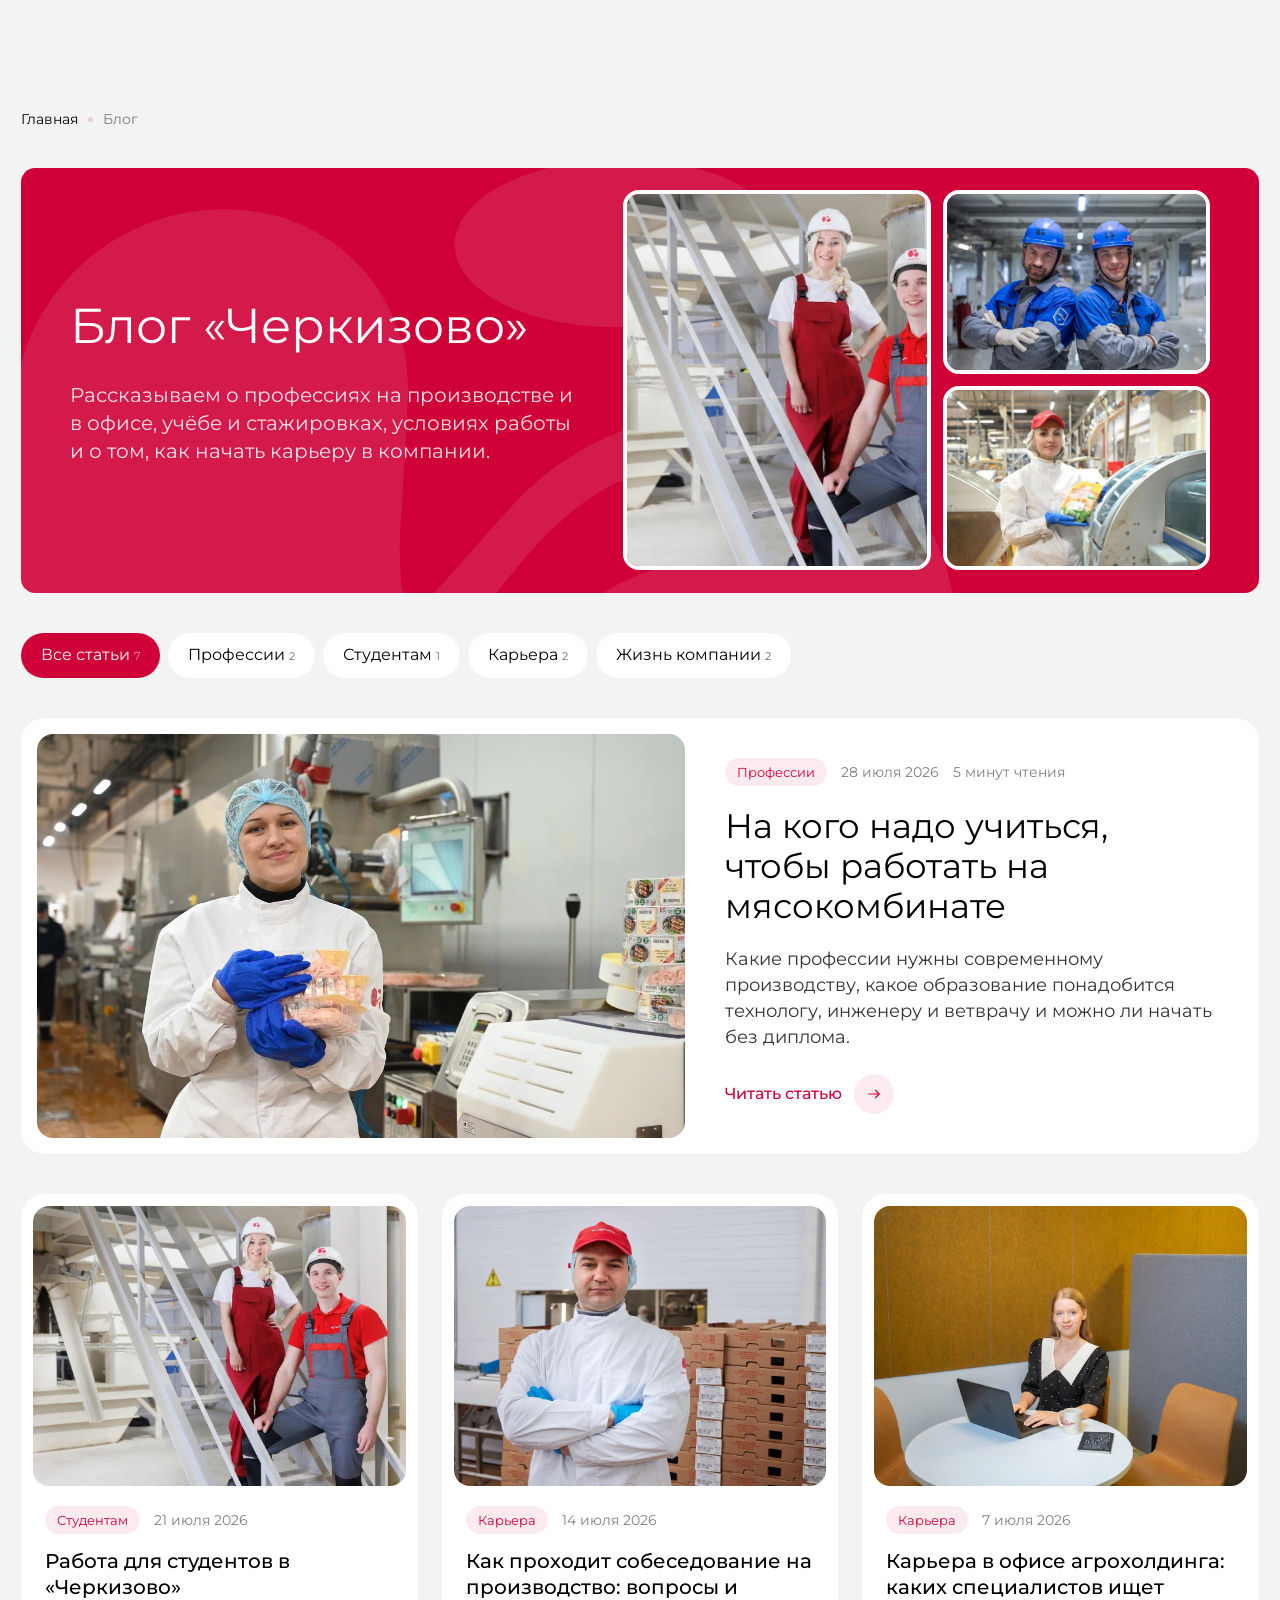
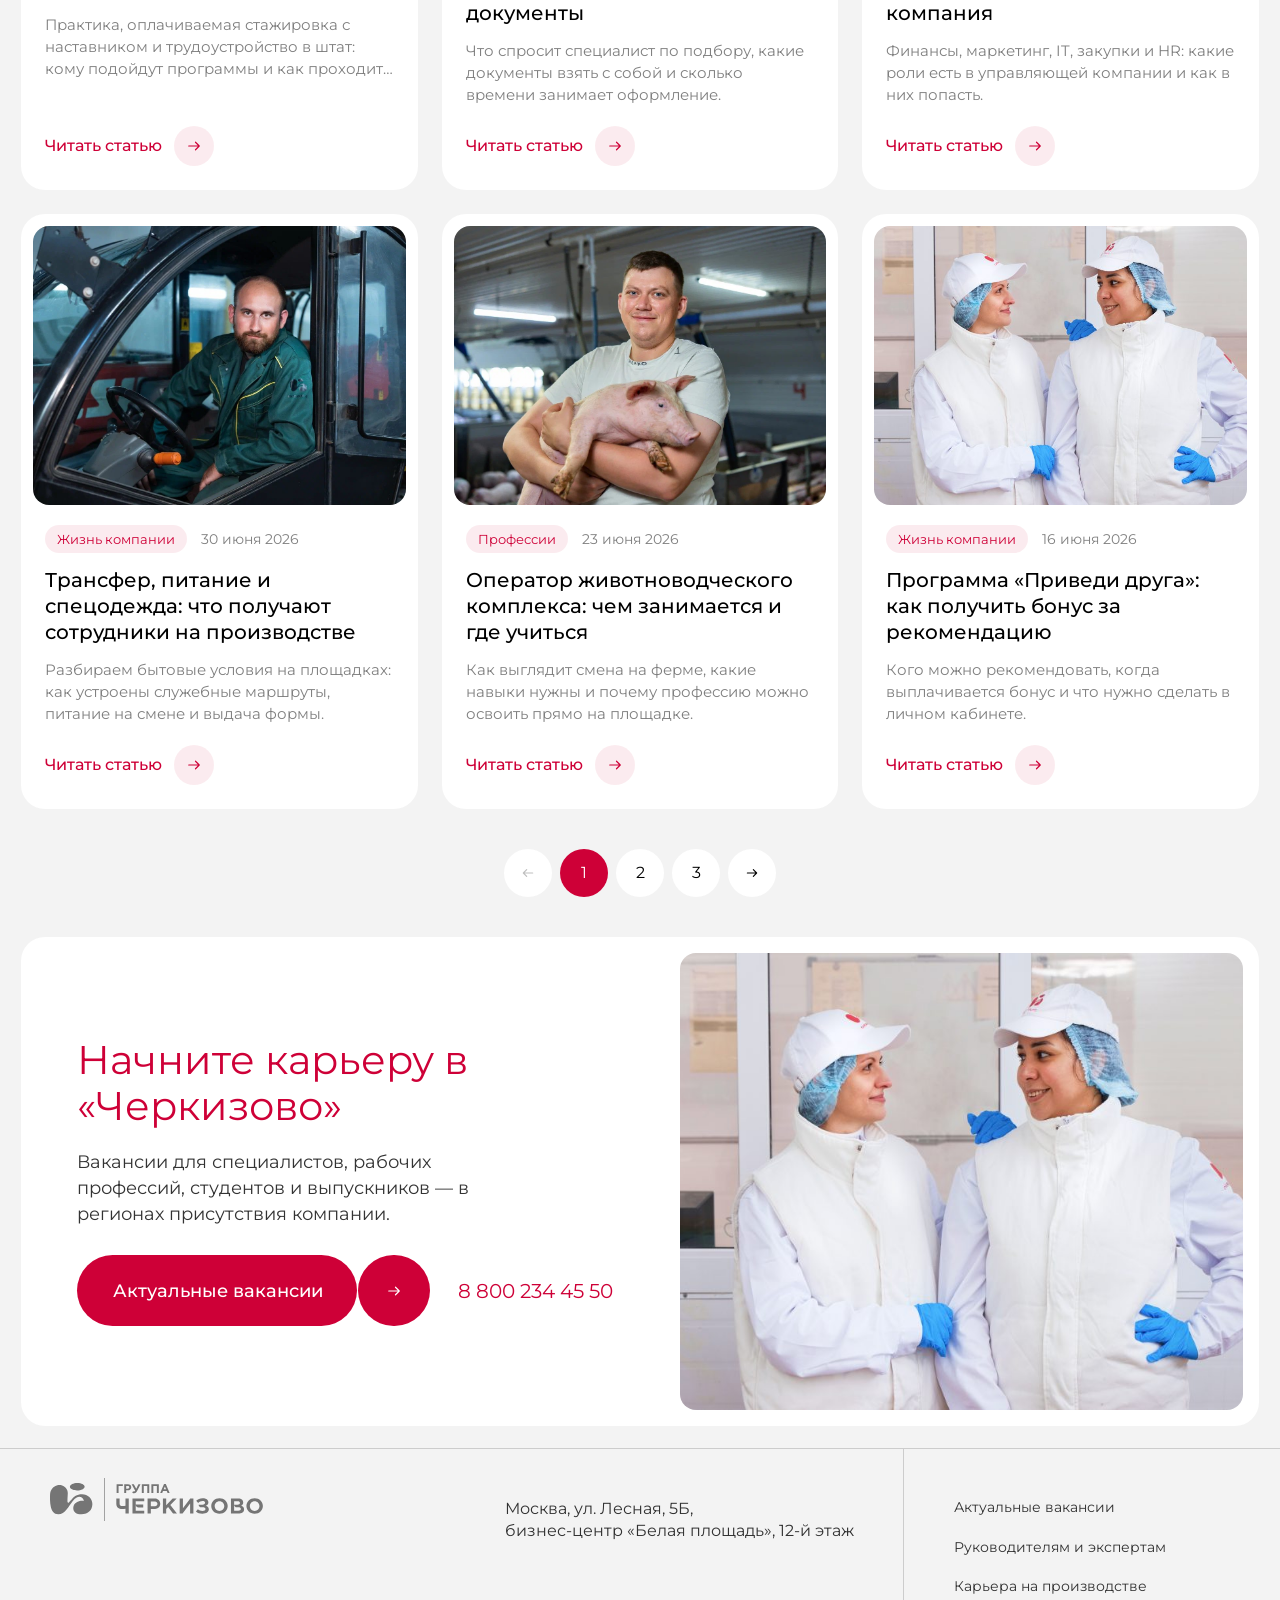
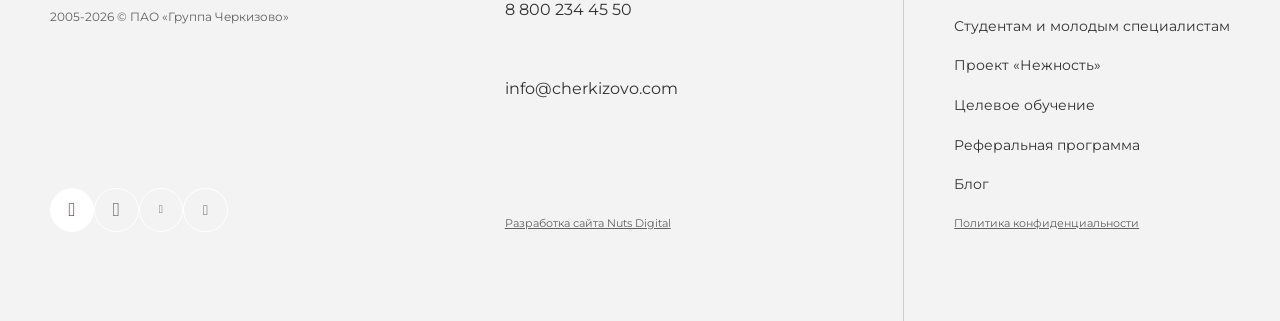
<file: index.html>
<!DOCTYPE html>
<html lang="ru">
<head>
<meta charset="UTF-8">
<meta name="viewport" content="width=device-width, initial-scale=1.0, minimum-scale=1.0, maximum-scale=1.0, user-scalable=no">
<title>Блог «Черкизово» — о профессиях, учёбе и карьере</title>
<meta name="description" content="Статьи о профессиях на мясокомбинате и в агрохолдинге, стажировках для студентов, условиях работы и карьере в Группе «Черкизово».">
<link rel="canonical" href="https://vacancies.cherkizovo.com/blog">
<meta property="og:title" content="Блог «Черкизово» — о профессиях, учёбе и карьере">
<meta property="og:description" content="Статьи о профессиях на мясокомбинате и в агрохолдинге, стажировках для студентов, условиях работы и карьере в Группе «Черкизово».">
<meta property="og:type" content="website">
<meta property="og:url" content="https://vacancies.cherkizovo.com/blog">
<meta property="og:site_name" content="vacancies.cherkizovo.com">
<link rel="icon" type="image/svg+xml" href="https://vacancies.cherkizovo.com/themes/cherkizovo/assets/favicon.svg">
<link rel="icon" type="image/png" href="https://vacancies.cherkizovo.com/themes/cherkizovo/assets/favicon.png">

<!-- стили сайта (как на vacancies.cherkizovo.com) -->
<link rel="stylesheet" href="css/vendor.css">
<link rel="stylesheet" href="css/app.css">
<!-- стили блога -->
<link rel="stylesheet" href="css/blog.css">
<!-- только для локального просмотра макета, на сайте не подключать -->
<link rel="stylesheet" href="css/preview.css">
</head>
<body class="theme theme-main">

<header class="header__outer" data-fixed="">
  <div class="header js-header">
    <div class="container">
      <div class="header__inner">
        <div class="header__logo-wrapper">
          
<a href="https://vacancies.cherkizovo.com/" class=" logo">
  <img src="img/logo.svg" alt="Черкизово" class="logo__image">
</a>
        </div>
        <nav class="header__navigation">
          <ul class="header-navigation">
                                        <li class="header-navigation__item">
                <a href="https://vacancies.cherkizovo.com/vacancies" class="header-navigation__link ">
                  Актуальные вакансии
                </a>
              </li>
                                                      <li class="header-navigation__item">
                <span class="header-navigation__link header-navigation__dropdown-trigger ">Работа у нас</span>
                <div class="dropdown-content header-navigation__dropdown-content">
                  <ul class="header-navigation__subnavigation">
                                          <li class="header-navigation__subitem">
                        <a href="https://vacancies.cherkizovo.com/advantage" class="header-navigation__sublink ">Карьера в офисе</a>
                      </li>
                                          <li class="header-navigation__subitem">
                        <a href="https://vacancies.cherkizovo.com/advantage-workers" class="header-navigation__sublink ">Карьера на производстве</a>
                      </li>
                                          <li class="header-navigation__subitem">
                        <a href="https://vacancies.cherkizovo.com/education" class="header-navigation__sublink ">Студентам и молодым специалистам</a>
                      </li>
                                          <li class="header-navigation__subitem">
                        <a href="https://vacancies.cherkizovo.com/softness" class="header-navigation__sublink ">Проект «Нежность»</a>
                      </li>
                                      </ul>
                </div>
              </li>
                                                      <li class="header-navigation__item">
                <span class="header-navigation__link header-navigation__dropdown-trigger ">Целевое обучение</span>
                <div class="dropdown-content header-navigation__dropdown-content">
                  <ul class="header-navigation__subnavigation">
                                          <li class="header-navigation__subitem">
                        <a href="https://vacancies.cherkizovo.com/targeted-baccalaureate" class="header-navigation__sublink ">Бакалавриат</a>
                      </li>
                                          <li class="header-navigation__subitem">
                        <a href="https://vacancies.cherkizovo.com/targeted-magistrate" class="header-navigation__sublink ">Магистратура</a>
                      </li>
                                      </ul>
                </div>
              </li>
                                                      <li class="header-navigation__item">
                <a href="https://vacancies.cherkizovo.com/referral" class="header-navigation__link ">
                  Реферальная программа
                </a>
              </li>
                                      <li class="header-navigation__item">
                <a href="index.html" class="header-navigation__link active">
                  Блог
                </a>
              </li>
          </ul>
        </nav>
                <div class="header__menu-button">
          <button class="header-menu-button" data-modal-target="menu-modal">
            <span class="header-menu-button__text">Меню</span>
            <svg width="38" height="12" viewBox="0 0 38 12" fill="none" xmlns="http://www.w3.org/2000/svg">
              <rect x="0.25" y="0.75" width="31.5" height="0.5" rx="0.25" stroke="currentColor" stroke-width="0.5"></rect>
              <rect x="6.25" y="5.75" width="31.5" height="0.5" rx="0.25" stroke="currentColor" stroke-width="0.5"></rect>
              <rect x="0.25" y="10.75" width="31.5" height="0.5" rx="0.25" stroke="currentColor" stroke-width="0.5"></rect>
            </svg>
          </button>
        </div>
                <div class="header__group">
          <a href="tel:88002344550" class="header-phone">
            <span class="header-phone__number">8 800 234 45 50</span>
            <svg class="header-phone__icon" width="40" height="40" viewBox="0 0 40 40" fill="none" xmlns="http://www.w3.org/2000/svg">
              <path d="M0 20C0 8.95431 8.95431 0 20 0C31.0457 0 40 8.95431 40 20C40 31.0457 31.0457 40 20 40C8.95431 40 0 31.0457 0 20Z" fill="#CE0037"></path>
              <path d="M13.9105 20.5299L16.6542 17.2432C16.9323 16.8856 17.0713 16.7068 17.1442 16.5063C17.2087 16.3289 17.2353 16.14 17.2225 15.9516C17.208 15.7388 17.1239 15.5285 16.9557 15.1079L16.314 13.5037C16.065 12.8813 15.9405 12.5701 15.7258 12.3661C15.5366 12.1864 15.2994 12.0651 15.0429 12.017C14.7518 11.9623 14.4267 12.0436 13.7763 12.2062L12 12.6503C12 21.6795 18.3202 28 27.3497 28L27.7936 26.2234C27.9562 25.5731 28.0375 25.2479 27.9828 24.9569C27.9346 24.7004 27.8134 24.4632 27.6337 24.274C27.4297 24.0593 27.1185 23.9348 26.4961 23.6858L25.0645 23.1132C24.5847 22.9212 24.3448 22.8253 24.1056 22.8179C23.8941 22.8114 23.6842 22.8545 23.4924 22.9438C23.2754 23.0448 23.0928 23.2275 22.7274 23.5929L19.9406 26.3358" stroke="white" stroke-linecap="round" stroke-linejoin="round"></path>
            </svg>
          </a>
                              <div class="header__login">
            <a class="header-login" href="https://vacancies.cherkizovo.com/">
              <span class="header-login__text">Войти</span>
              <i class="svg-icon svg-icon-login header-login__icon"><svg width="24px" height="24px" viewBox="0 0 24 24" fill="none" xmlns="http://www.w3.org/2000/svg">
<path d="M8 16C8 18.8284 8 20.2426 8.87868 21.1213C9.51998 21.7626 10.4466 21.9359 12 21.9827M8 8C8 5.17157 8 3.75736 8.87868 2.87868C9.75736 2 11.1716 2 14 2H15C17.8284 2 19.2426 2 20.1213 2.87868C21 3.75736 21 5.17157 21 8V10V14V16C21 18.8284 21 20.2426 20.1213 21.1213C19.3529 21.8897 18.175 21.9862 16 21.9983" stroke="currentColor" stroke-width="1.5" stroke-linecap="round"></path>
<path d="M3 9.5V14.5C3 16.857 3 18.0355 3.73223 18.7678C4.46447 19.5 5.64298 19.5 8 19.5M3.73223 5.23223C4.46447 4.5 5.64298 4.5 8 4.5" stroke="currentColor" stroke-width="1.5" stroke-linecap="round"></path>
<path d="M6 12L15 12M15 12L12.5 14.5M15 12L12.5 9.5" stroke="currentColor" stroke-width="1.5" stroke-linecap="round" stroke-linejoin="round"></path>
</svg></i>            </a>
          </div>
                            </div>
      </div>
    </div>
  </div>
</header>

<main class="main">

<div class="blog">
<section class="container">
  <nav aria-label="Хлебные крошки"><ol class="blog-crumbs"><li><a href="https://vacancies.cherkizovo.com/">Главная</a></li><li><span aria-current="page">Блог</span></li></ol></nav>
</section>

<section class="container">
  <div class="banner blog-banner">
    <div class="banner__content">
      <h1 class="banner__title">Блог «Черкизово»</h1>
      <p class="blog-banner__lead">Рассказываем о профессиях на производстве и в офисе, учёбе и стажировках, условиях работы и о том, как начать карьеру в компании.</p>
    </div>
    <div class="banner__image">
      <div class="blog-mosaic">
        <img src="img/studenty-cover.jpg" alt="">
        <img src="img/inzhenery.jpg" alt="">
        <img src="img/tehnolog.jpg" alt="">
      </div>
    </div>
  </div>
</section>

<section class="container">
  <ul class="blog-filter" aria-label="Рубрики"><li><button type="button" data-filter="all" aria-pressed="true">Все статьи<sup>7</sup></button></li><li><button type="button" data-filter="prof" aria-pressed="false">Профессии<sup>2</sup></button></li><li><button type="button" data-filter="stud" aria-pressed="false">Студентам<sup>1</sup></button></li><li><button type="button" data-filter="career" aria-pressed="false">Карьера<sup>2</sup></button></li><li><button type="button" data-filter="life" aria-pressed="false">Жизнь компании<sup>2</sup></button></li></ul>
</section>

<section class="container">
  <article class="blog-feature" data-cat="prof">
    <div class="blog-feature__img"><img src="img/professii-cover.jpg" alt="Сотрудница мясокомбината «Черкизово» на производственной линии"></div>
    <div class="blog-feature__body">
      <div class="blog-meta"><span class="blog-tag">Профессии</span><time datetime="2026-07-28">28 июля 2026</time><span>5 минут чтения</span></div>
      <h2 class="blog-feature__title"><a href="article-na-kogo-uchitsya.html">На кого надо учиться, чтобы работать на мясокомбинате</a></h2>
      <p class="blog-feature__text">Какие профессии нужны современному производству, какое образование понадобится технологу, инженеру и ветврачу и можно ли начать без диплома.</p>
      <span class="blog-more" aria-hidden="true">Читать статью <span class="blog-more__icon"><svg viewBox="0 0 24 24" fill="none" aria-hidden="true"><path d="M5 12h14m0 0-5-5m5 5-5 5" stroke="currentColor" stroke-width="1.6" stroke-linecap="round" stroke-linejoin="round"/></svg></span></span>
    </div>
  </article>
</section>

<section class="container">
  <ul class="blog-grid" id="blogGrid">
<li class="blog-card" data-cat="stud">
  <div class="blog-card__img"><img src="img/studenty-cover.jpg" alt="" loading="lazy"></div>
  <div class="blog-card__body">
    <div class="blog-meta"><span class="blog-tag">Студентам</span><time>21 июля 2026</time></div>
    <h3 class="blog-card__title"><a href="article-rabota-dlya-studentov.html">Работа для студентов в «Черкизово»</a></h3>
    <p class="blog-card__text">Практика, оплачиваемая стажировка с наставником и трудоустройство в штат: кому подойдут программы и как проходит отбор.</p>
    <span class="blog-more" aria-hidden="true">Читать статью <span class="blog-more__icon"><svg viewBox="0 0 24 24" fill="none" aria-hidden="true"><path d="M5 12h14m0 0-5-5m5 5-5 5" stroke="currentColor" stroke-width="1.6" stroke-linecap="round" stroke-linejoin="round"/></svg></span></span>
  </div>
</li>
<li class="blog-card" data-cat="career">
  <div class="blog-card__img"><img src="img/sobesedovanie.jpg" alt="" loading="lazy"></div>
  <div class="blog-card__body">
    <div class="blog-meta"><span class="blog-tag">Карьера</span><time>14 июля 2026</time></div>
    <h3 class="blog-card__title"><a href="article-na-kogo-uchitsya.html?demo=1">Как проходит собеседование на производство: вопросы и документы</a></h3>
    <p class="blog-card__text">Что спросит специалист по подбору, какие документы взять с собой и сколько времени занимает оформление.</p>
    <span class="blog-more" aria-hidden="true">Читать статью <span class="blog-more__icon"><svg viewBox="0 0 24 24" fill="none" aria-hidden="true"><path d="M5 12h14m0 0-5-5m5 5-5 5" stroke="currentColor" stroke-width="1.6" stroke-linecap="round" stroke-linejoin="round"/></svg></span></span>
  </div>
</li>
<li class="blog-card" data-cat="career">
  <div class="blog-card__img"><img src="img/ofis.jpg" alt="" loading="lazy"></div>
  <div class="blog-card__body">
    <div class="blog-meta"><span class="blog-tag">Карьера</span><time>7 июля 2026</time></div>
    <h3 class="blog-card__title"><a href="article-na-kogo-uchitsya.html?demo=2">Карьера в офисе агрохолдинга: каких специалистов ищет компания</a></h3>
    <p class="blog-card__text">Финансы, маркетинг, IT, закупки и HR: какие роли есть в управляющей компании и как в них попасть.</p>
    <span class="blog-more" aria-hidden="true">Читать статью <span class="blog-more__icon"><svg viewBox="0 0 24 24" fill="none" aria-hidden="true"><path d="M5 12h14m0 0-5-5m5 5-5 5" stroke="currentColor" stroke-width="1.6" stroke-linecap="round" stroke-linejoin="round"/></svg></span></span>
  </div>
</li>
<li class="blog-card" data-cat="life">
  <div class="blog-card__img"><img src="img/transfer.jpg" alt="" loading="lazy"></div>
  <div class="blog-card__body">
    <div class="blog-meta"><span class="blog-tag">Жизнь компании</span><time>30 июня 2026</time></div>
    <h3 class="blog-card__title"><a href="article-na-kogo-uchitsya.html?demo=3">Трансфер, питание и спецодежда: что получают сотрудники на производстве</a></h3>
    <p class="blog-card__text">Разбираем бытовые условия на площадках: как устроены служебные маршруты, питание на смене и выдача формы.</p>
    <span class="blog-more" aria-hidden="true">Читать статью <span class="blog-more__icon"><svg viewBox="0 0 24 24" fill="none" aria-hidden="true"><path d="M5 12h14m0 0-5-5m5 5-5 5" stroke="currentColor" stroke-width="1.6" stroke-linecap="round" stroke-linejoin="round"/></svg></span></span>
  </div>
</li>
<li class="blog-card" data-cat="prof">
  <div class="blog-card__img"><img src="img/ferma.jpg" alt="" loading="lazy"></div>
  <div class="blog-card__body">
    <div class="blog-meta"><span class="blog-tag">Профессии</span><time>23 июня 2026</time></div>
    <h3 class="blog-card__title"><a href="article-na-kogo-uchitsya.html?demo=4">Оператор животноводческого комплекса: чем занимается и где учиться</a></h3>
    <p class="blog-card__text">Как выглядит смена на ферме, какие навыки нужны и почему профессию можно освоить прямо на площадке.</p>
    <span class="blog-more" aria-hidden="true">Читать статью <span class="blog-more__icon"><svg viewBox="0 0 24 24" fill="none" aria-hidden="true"><path d="M5 12h14m0 0-5-5m5 5-5 5" stroke="currentColor" stroke-width="1.6" stroke-linecap="round" stroke-linejoin="round"/></svg></span></span>
  </div>
</li>
<li class="blog-card" data-cat="life">
  <div class="blog-card__img"><img src="img/privedi-druga.jpg" alt="" loading="lazy"></div>
  <div class="blog-card__body">
    <div class="blog-meta"><span class="blog-tag">Жизнь компании</span><time>16 июня 2026</time></div>
    <h3 class="blog-card__title"><a href="article-na-kogo-uchitsya.html?demo=5">Программа «Приведи друга»: как получить бонус за рекомендацию</a></h3>
    <p class="blog-card__text">Кого можно рекомендовать, когда выплачивается бонус и что нужно сделать в личном кабинете.</p>
    <span class="blog-more" aria-hidden="true">Читать статью <span class="blog-more__icon"><svg viewBox="0 0 24 24" fill="none" aria-hidden="true"><path d="M5 12h14m0 0-5-5m5 5-5 5" stroke="currentColor" stroke-width="1.6" stroke-linecap="round" stroke-linejoin="round"/></svg></span></span>
  </div>
</li>
  </ul>
  <div class="blog-empty" id="blogEmpty">В этой рубрике пока нет статей.</div>
</section>

<section class="container">
  <ul class="blog-pagination" aria-label="Страницы">
    <li><span class="is-disabled" aria-label="Предыдущая"><svg viewBox="0 0 24 24" fill="none" aria-hidden="true"><path d="M19 12H5m0 0 5-5m-5 5 5 5" stroke="currentColor" stroke-width="1.8" stroke-linecap="round" stroke-linejoin="round"/></svg></span></li>
    <li><span aria-current="page">1</span></li>
    <li><a href="index.html?page=2">2</a></li>
    <li><a href="index.html?page=3">3</a></li>
    <li><a href="index.html?page=2" aria-label="Следующая"><svg viewBox="0 0 24 24" fill="none" aria-hidden="true"><path d="M5 12h14m0 0-5-5m5 5-5 5" stroke="currentColor" stroke-width="1.6" stroke-linecap="round" stroke-linejoin="round"/></svg></a></li>
  </ul>
</section>

<section class="container">
  <div class="blog-cta">
    <div class="blog-cta__body">
      <h2 class="blog-cta__title">Начните карьеру в «Черкизово»</h2>
      <p class="blog-cta__text">Вакансии для специалистов, рабочих профессий, студентов и выпускников — в регионах присутствия компании.</p>
      <div class="blog-cta__actions">
        <a class="button-primary " href="https://vacancies.cherkizovo.com/vacancies">
  <div class="button-primary__background"></div>
  <div class="button-primary__content">Актуальные вакансии</div>
  <div class="button-primary__icon"><svg viewBox="0 0 24 24" fill="none" aria-hidden="true"><path d="M5 12h14m0 0-5-5m5 5-5 5" stroke="currentColor" stroke-width="1.6" stroke-linecap="round" stroke-linejoin="round"/></svg></div>
</a>
        <a class="blog-cta__phone" href="tel:88002344550">8 800 234 45 50</a>
      </div>
    </div>
    <div class="blog-cta__img"><img src="img/privedi-druga.jpg" alt="Сотрудницы производства «Черкизово»" loading="lazy"></div>
  </div>
</section>
</div>

</main>

<footer class="footer">
  <div class="footer__inner">
    <div class="footer__section footer__info">
      
<a href="https://vacancies.cherkizovo.com/" class="footer__logo logo">
  <img src="img/logo.svg" alt="Черкизово" class="logo__image">
</a>
      <span class="footer__coppyright d-none d-md-block">2005-2026 © ПАО «Группа Черкизово»</span>
      <div class="footer__socials">
                <a href="https://cherkizovo.com/" class="button-social active footer_cherkizovo">
          <i class="icon icon-logo"></i>
        </a>
                                <a href="https://ok.ru/group/70000000355828" class="button-social">
          <i class="icon icon-social-ok"></i>
        </a>
                        <a href="https://vk.com/tvoe_cherkizovo" class="button-social">
          <i class="icon icon-social-vk"></i>
        </a>
                        <a href="https://t.me/cherkizovo_career" class="button-social">
          <i class="icon icon-social-tg"></i>
        </a>
              </div>
      <ul class="footer__info-block footer__contacts">
        <li class="footer__contacts-item">
          Москва, ул. Лесная, 5Б,
          <br>
          бизнес-центр «Белая площадь», 12-й этаж
        </li>
        <li class="footer__contacts-item"><a href="tel:88002344550">8 800 234 45 50</a></li>
        <li class="footer__contacts-item"><a href="mailto:info@cherkizovo.com">info@cherkizovo.com</a></li>
        <li>
          <span class="footer__coppyright d-md-none">2005-2026 © ПАО «Группа Черкизово»</span>
        </li>
        <li class="footer__nuts d-none d-md-block"><a href="https://nuts-agency.ru/">Разработка сайта Nuts Digital</a></li>
      </ul>
    </div>

    <ul class="footer__section footer__menu">
            <li class="footer__menu-item">
        <a href="https://vacancies.cherkizovo.com/vacancies" class=" ">
          Актуальные вакансии
        </a>
      </li>
            <li class="footer__menu-item">
        <a href="https://vacancies.cherkizovo.com/advantage" class=" ">
          Руководителям и экспертам
        </a>
      </li>
            <li class="footer__menu-item">
        <a href="https://vacancies.cherkizovo.com/advantage-workers" class=" ">
          Карьера на производстве
        </a>
      </li>
            <li class="footer__menu-item">
        <a href="https://vacancies.cherkizovo.com/student" class=" ">
          Студентам и молодым специалистам
        </a>
      </li>
            <li class="footer__menu-item">
        <a href="https://vacancies.cherkizovo.com/softness" class=" ">
          Проект «Нежность»
        </a>
      </li>
            <li class="footer__menu-item">
        <a href="https://vacancies.cherkizovo.com/targeted" class=" ">
          Целевое обучение
        </a>
      </li>
            <li class="footer__menu-item">
        <a href="https://vacancies.cherkizovo.com/referral" class=" ">
          Реферальная программа
        </a>
      </li>
      <li class="footer__menu-item">
        <a href="index.html" class=" active">
          Блог
        </a>
      </li>
            <li class="footer__policy">
        <a href="https://vacancies.cherkizovo.com/policy" target="_blank">
          Политика конфиденциальности
        </a>
      </li>
    </ul>
  </div>
</footer>

<div id="menu-modal" class="modal slide-top modal-menu"><div class="modal__backdrop"></div>
  <div class="modal__scroll">
    <div class="modal__inner">
      <div class="modal__wrapper js-modal-wrapper">
        <div class="modal-menu__header">
          <div class="modal-menu__logo-wrapper">
            
<a href="https://vacancies.cherkizovo.com/" class=" logo">
  <img src="img/logo.svg" alt="Черкизово" class="logo__image">
</a>
          </div>
          <button class="modal-menu__close-button js-cose-button">
            <svg width="48" height="48" viewBox="0 0 48 48" fill="none" xmlns="http://www.w3.org/2000/svg">
              <path d="M0 24C0 10.7452 10.7452 0 24 0C37.2548 0 48 10.7452 48 24C48 37.2548 37.2548 48 24 48C10.7452 48 0 37.2548 0 24Z" fill="black" fill-opacity="0.16"></path>
              <path d="M17.5921 30.9812L24.0002 24.5731L30.4083 30.9813C30.5667 31.1396 30.8234 31.1396 30.9817 30.9813C31.14 30.8229 31.14 30.5663 30.9817 30.4079L24.5735 23.9998L30.9812 17.5921C31.1396 17.4338 31.1396 17.1771 30.9812 17.0187C30.8229 16.8604 30.5662 16.8604 30.4079 17.0187L30.4786 17.0895L30.4079 17.0187L24.0002 23.4265L17.5925 17.0188C17.4342 16.8604 17.1775 16.8604 17.0192 17.0188C16.8609 17.1771 16.8609 17.4338 17.0192 17.5921L23.4269 23.9998L17.0187 30.4079C16.8604 30.5662 16.8604 30.8229 17.0187 30.9812C17.1771 31.1396 17.4338 31.1396 17.5921 30.9812Z" fill="white" stroke="white" stroke-width="0.2"></path>
            </svg>
          </button>
          <div class="modal-menu__header-group">
            <a href="tel:88002344550" class="modal-menu__phone">8 800 234 45 50</a>
          </div>
        </div>
        <hr>
        <div class="modal-menu__body">
          <nav class="menu-navigation">
            <ul class="menu-navigation__list">
                              <li class="menu-navigation__item">
                  <a href="https://vacancies.cherkizovo.com/vacancies" class="menu-navigation__link ">
                    Актуальные вакансии
                  </a>
                </li>
                                              <li class="menu-navigation__item">
                  <a href="https://vacancies.cherkizovo.com/referral" class="menu-navigation__link ">
                    Работа у нас
                  </a>
                </li>
                                  <li class="menu-navigation__item">
                    <a href="https://vacancies.cherkizovo.com/advantage" class="menu-navigation__link ">
                      Карьера в офисе
                    </a>
                  </li>
                                  <li class="menu-navigation__item">
                    <a href="https://vacancies.cherkizovo.com/advantage-workers" class="menu-navigation__link ">
                      Карьера на производстве
                    </a>
                  </li>
                                  <li class="menu-navigation__item">
                    <a href="https://vacancies.cherkizovo.com/education" class="menu-navigation__link ">
                      Студентам и молодым специалистам
                    </a>
                  </li>
                                  <li class="menu-navigation__item">
                    <a href="https://vacancies.cherkizovo.com/softness" class="menu-navigation__link ">
                      Проект «Нежность»
                    </a>
                  </li>
                                              <li class="menu-navigation__item">
                  <a href="https://vacancies.cherkizovo.com/targeted" class="menu-navigation__link ">
                    Целевое обучение
                  </a>
                </li>
                                  <li class="menu-navigation__item">
                    <a href="https://vacancies.cherkizovo.com/targeted-baccalaureate" class="menu-navigation__link ">
                      Бакалавриат
                    </a>
                  </li>
                                  <li class="menu-navigation__item">
                    <a href="https://vacancies.cherkizovo.com/targeted-magistrate" class="menu-navigation__link ">
                      Магистратура
                    </a>
                  </li>
                                              <li class="menu-navigation__item">
                  <a href="https://vacancies.cherkizovo.com/referral" class="menu-navigation__link active">
                    Реферальная программа
                  </a>
                </li>
                                            <li class="menu-navigation__item">
                  <a href="index.html" class="menu-navigation__link active">
                    Блог
                  </a>
                </li>
            </ul>
          </nav>
        </div>
        <hr>
        <div class="modal-menu__footer">
          <div class="modal-menu__socials">
                        <a href="https://cherkizovo.com/" class="button-social">
              <i class="icon icon-logo"></i>
            </a>
                                                <a href="https://ok.ru/group/70000000355828" class="button-social">
              <i class="icon icon-social-ok"></i>
            </a>
                                    <a href="https://vk.com/tvoe_cherkizovo" class="button-social">
              <i class="icon icon-social-vk"></i>
            </a>
                                    <a href="https://t.me/cherkizovo_career" class="button-social">
              <i class="icon icon-social-tg"></i>
            </a>
                      </div>
          <ul class="modal-menu_contacts">
            <li><a href="tel:88002344550">8 800 234 45 50</a></li>
            <li><a href="mailto:info@cherkizovo.com">info@cherkizovo.com</a></li>
          </ul>
          <span class="modal-menu__address">
            Москва, ул. Лесная, 5Б,
            <br>
            бизнес-центр «Белая площадь», 12-й этаж
          </span>
        </div>
      </div>
    </div>
  </div>
</div>

<script src="js/app.js"></script>
<script>
document.addEventListener('DOMContentLoaded', function () {
  if (typeof Modal === 'undefined') return;
  class ModalMenu extends Modal {
    constructor(options) {
      super({ modal: options.target, useCloseButton: false, closes: [options.target.querySelector('.js-cose-button')] });
    }
  }
  new ModalMenu({ target: document.getElementById('menu-modal') });
});
</script>
<script>
(function () {
  var btns = document.querySelectorAll('[data-filter]');
  var items = document.querySelectorAll('.blog-card[data-cat], .blog-feature[data-cat]');
  var empty = document.getElementById('blogEmpty');
  btns.forEach(function (b) {
    b.addEventListener('click', function () {
      var f = b.getAttribute('data-filter'), shown = 0;
      btns.forEach(function (x) { x.setAttribute('aria-pressed', x === b ? 'true' : 'false'); });
      items.forEach(function (it) {
        var ok = f === 'all' || it.getAttribute('data-cat') === f;
        it.hidden = !ok; if (ok) shown++;
      });
      empty.classList.toggle('is-visible', shown === 0);
    });
  });
})();
</script>
</body>
</html>
</file>
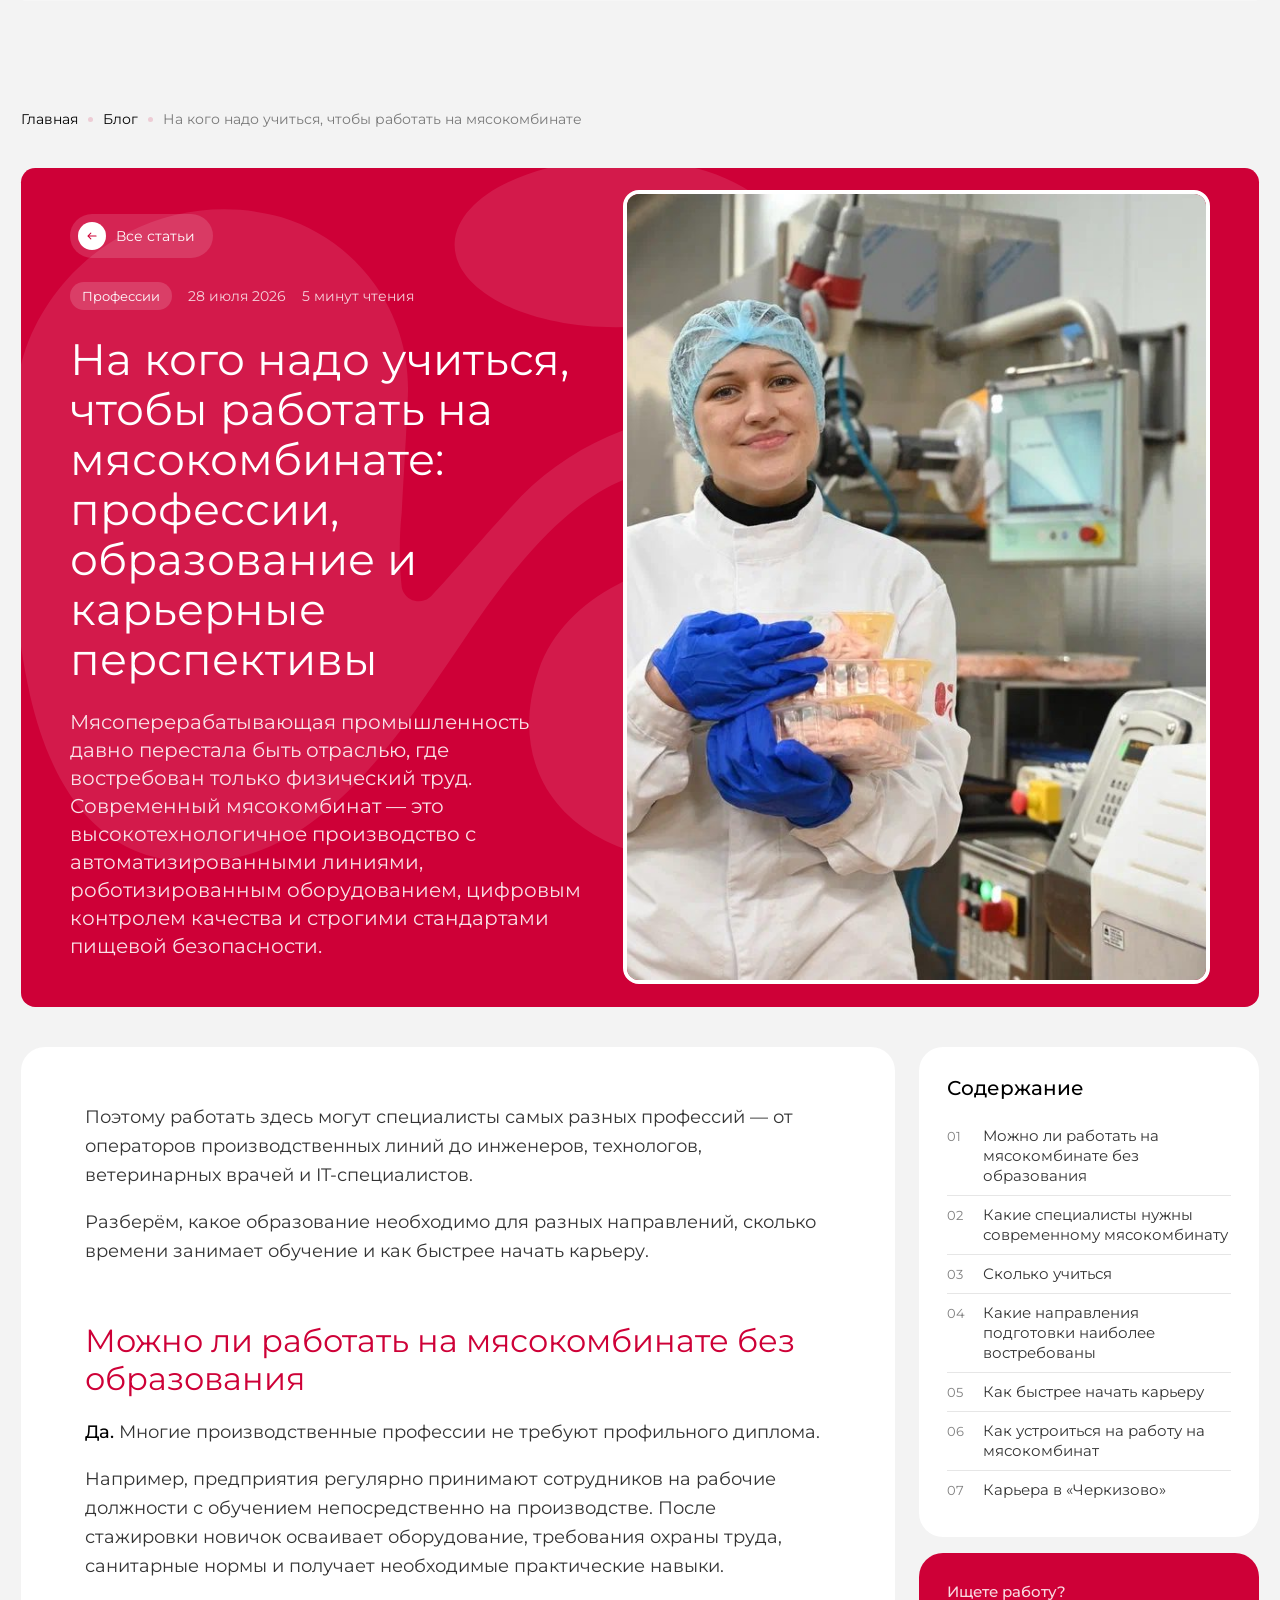
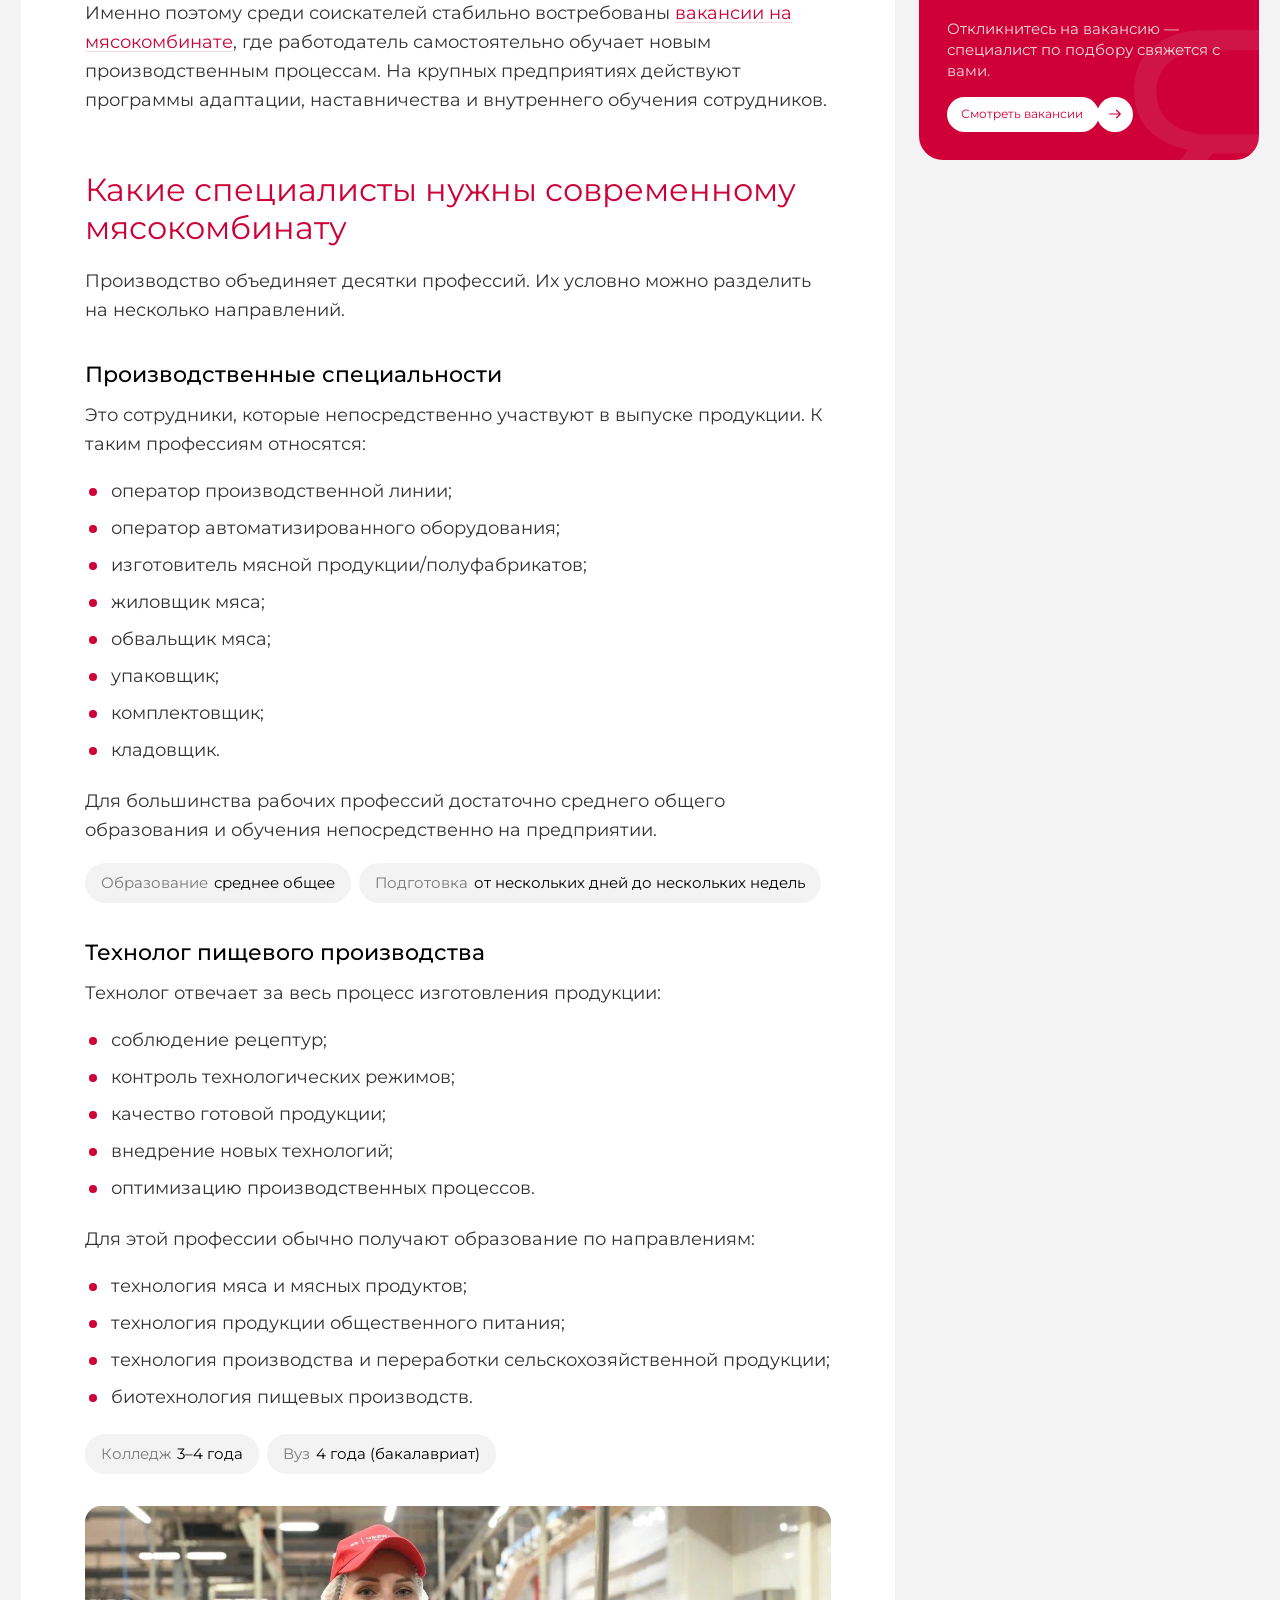
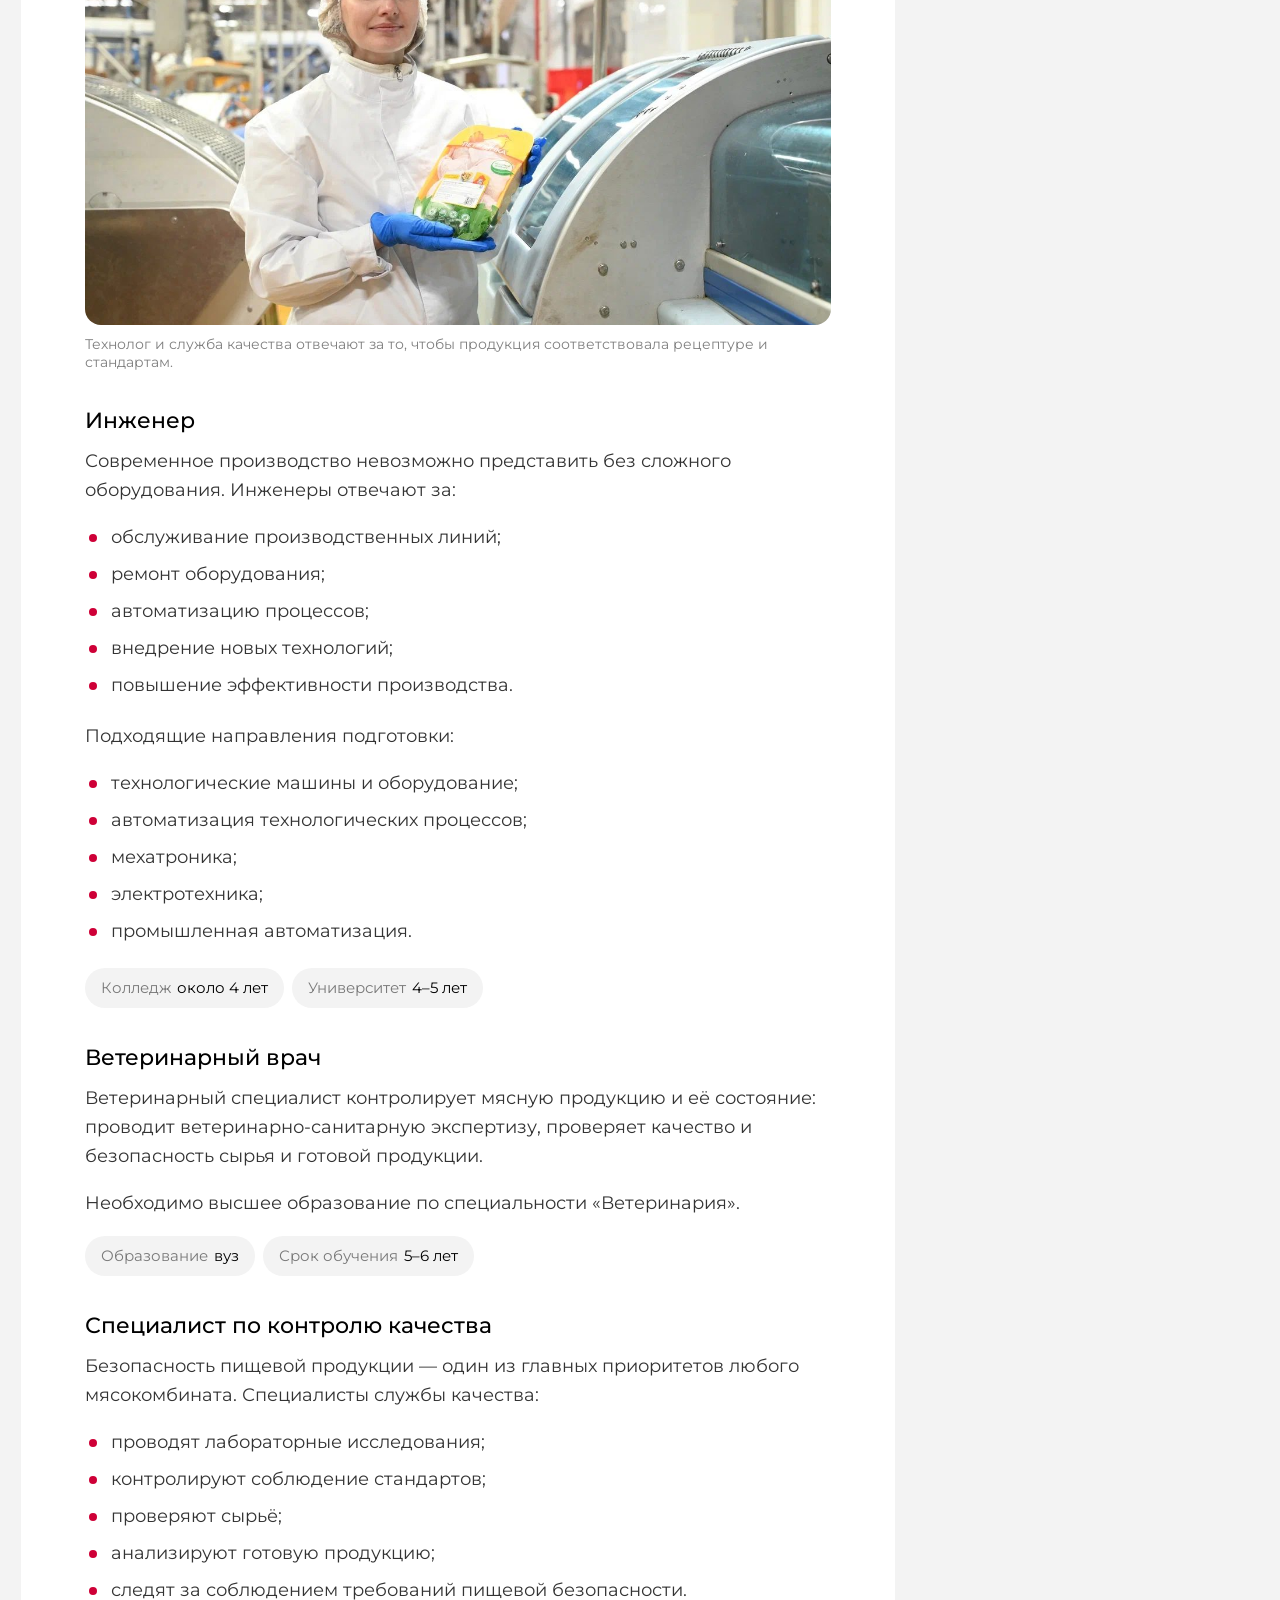
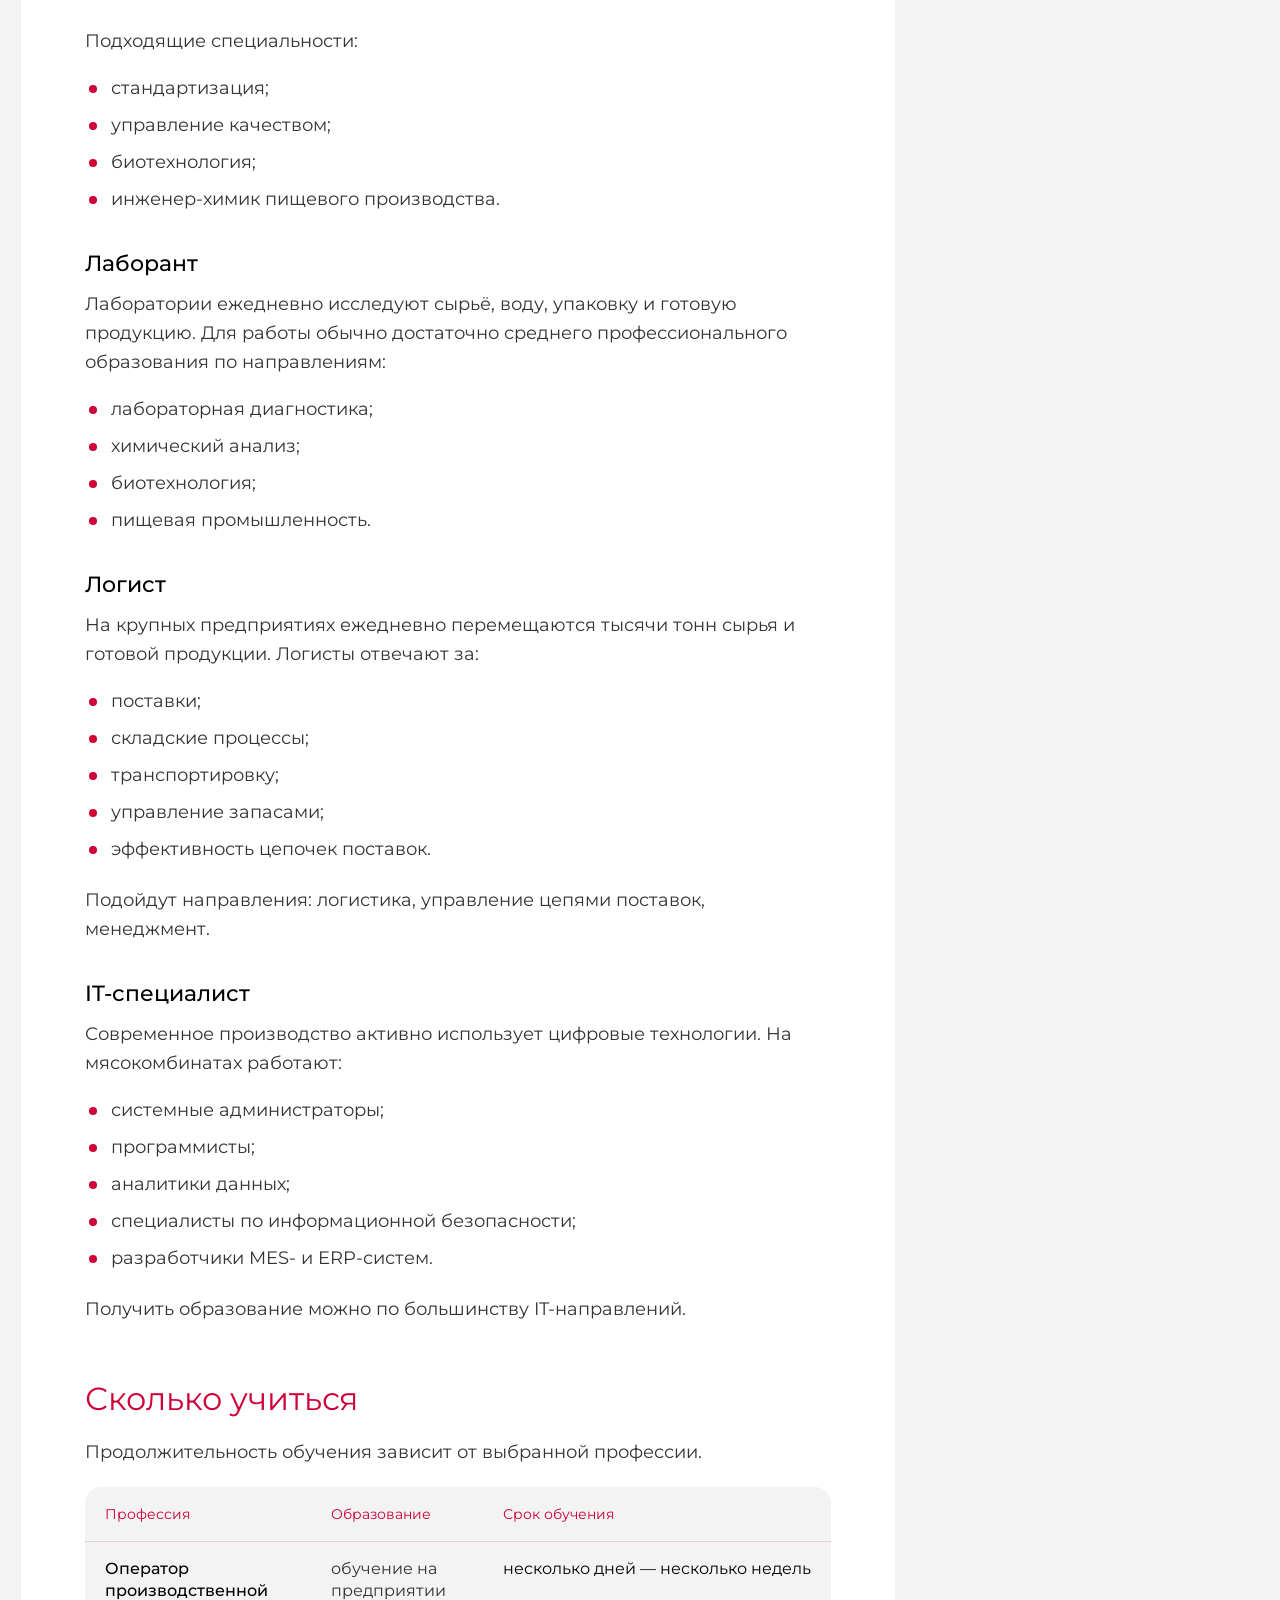
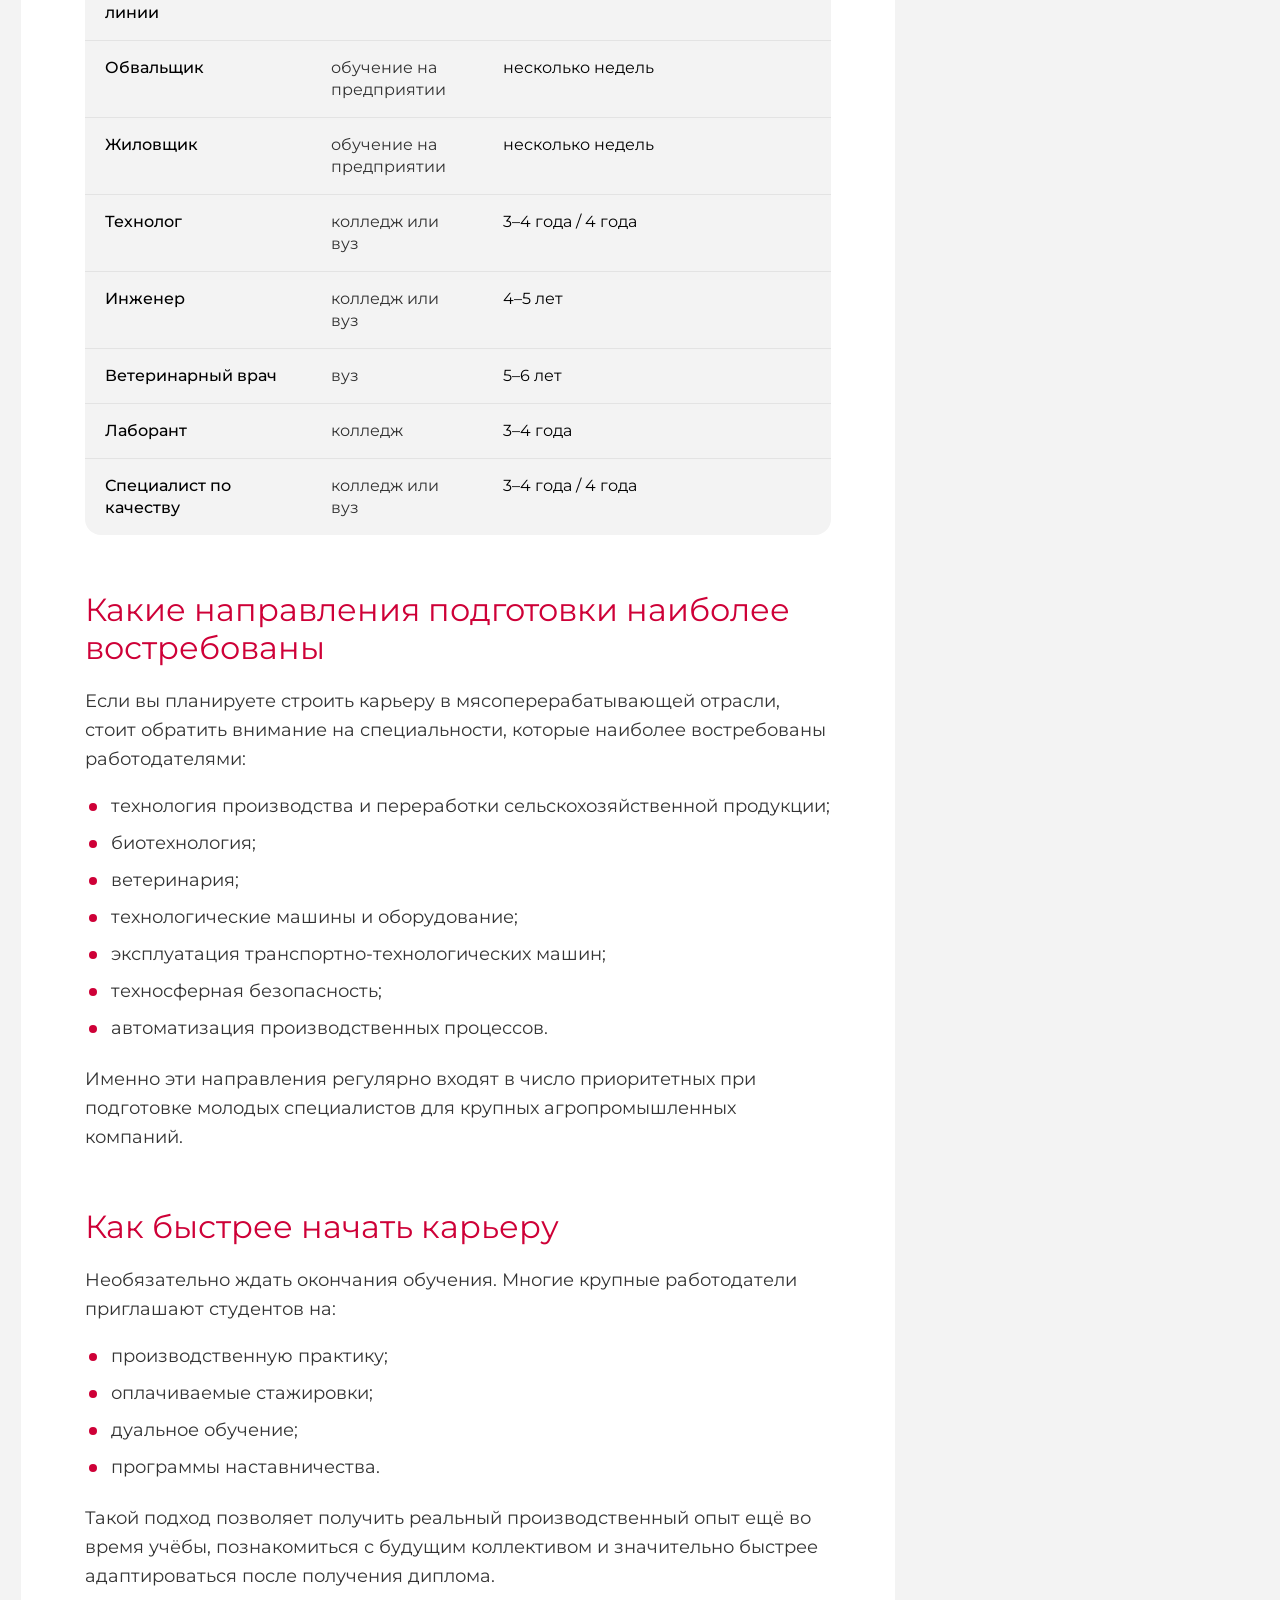
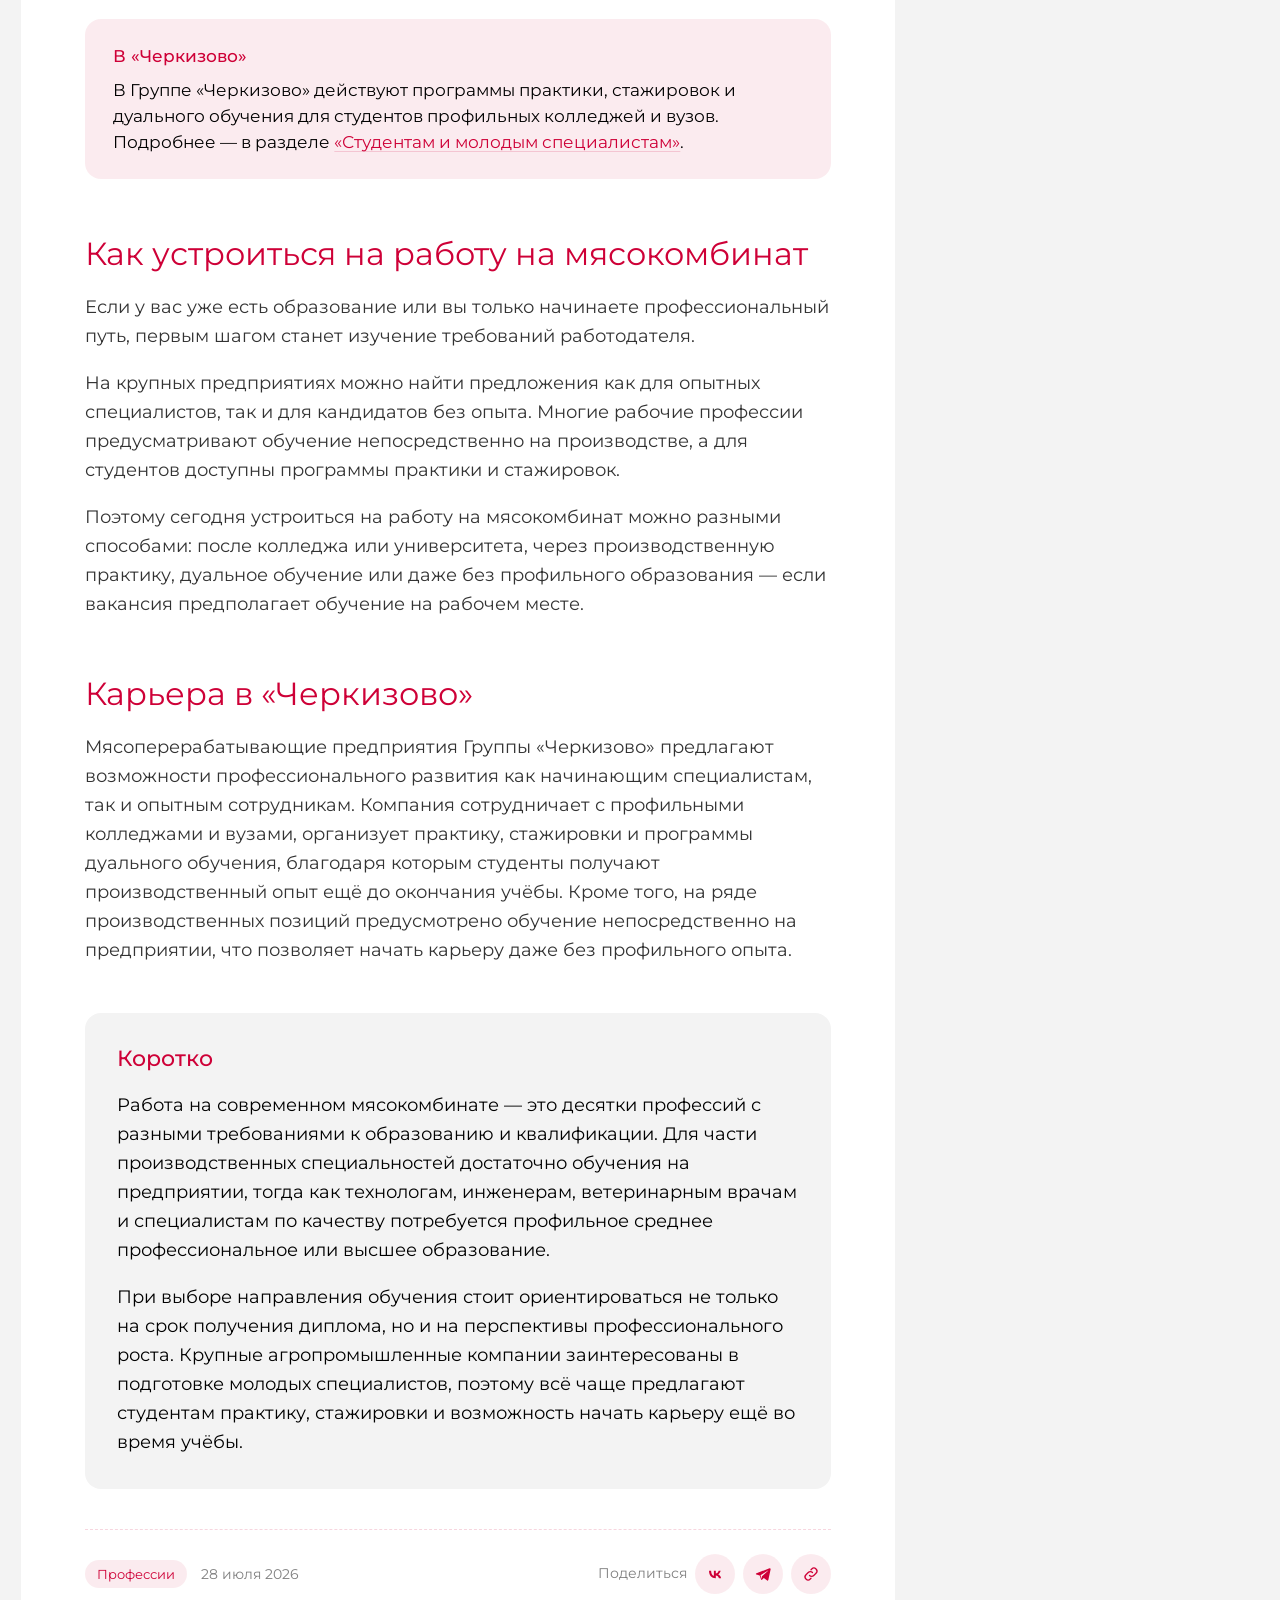
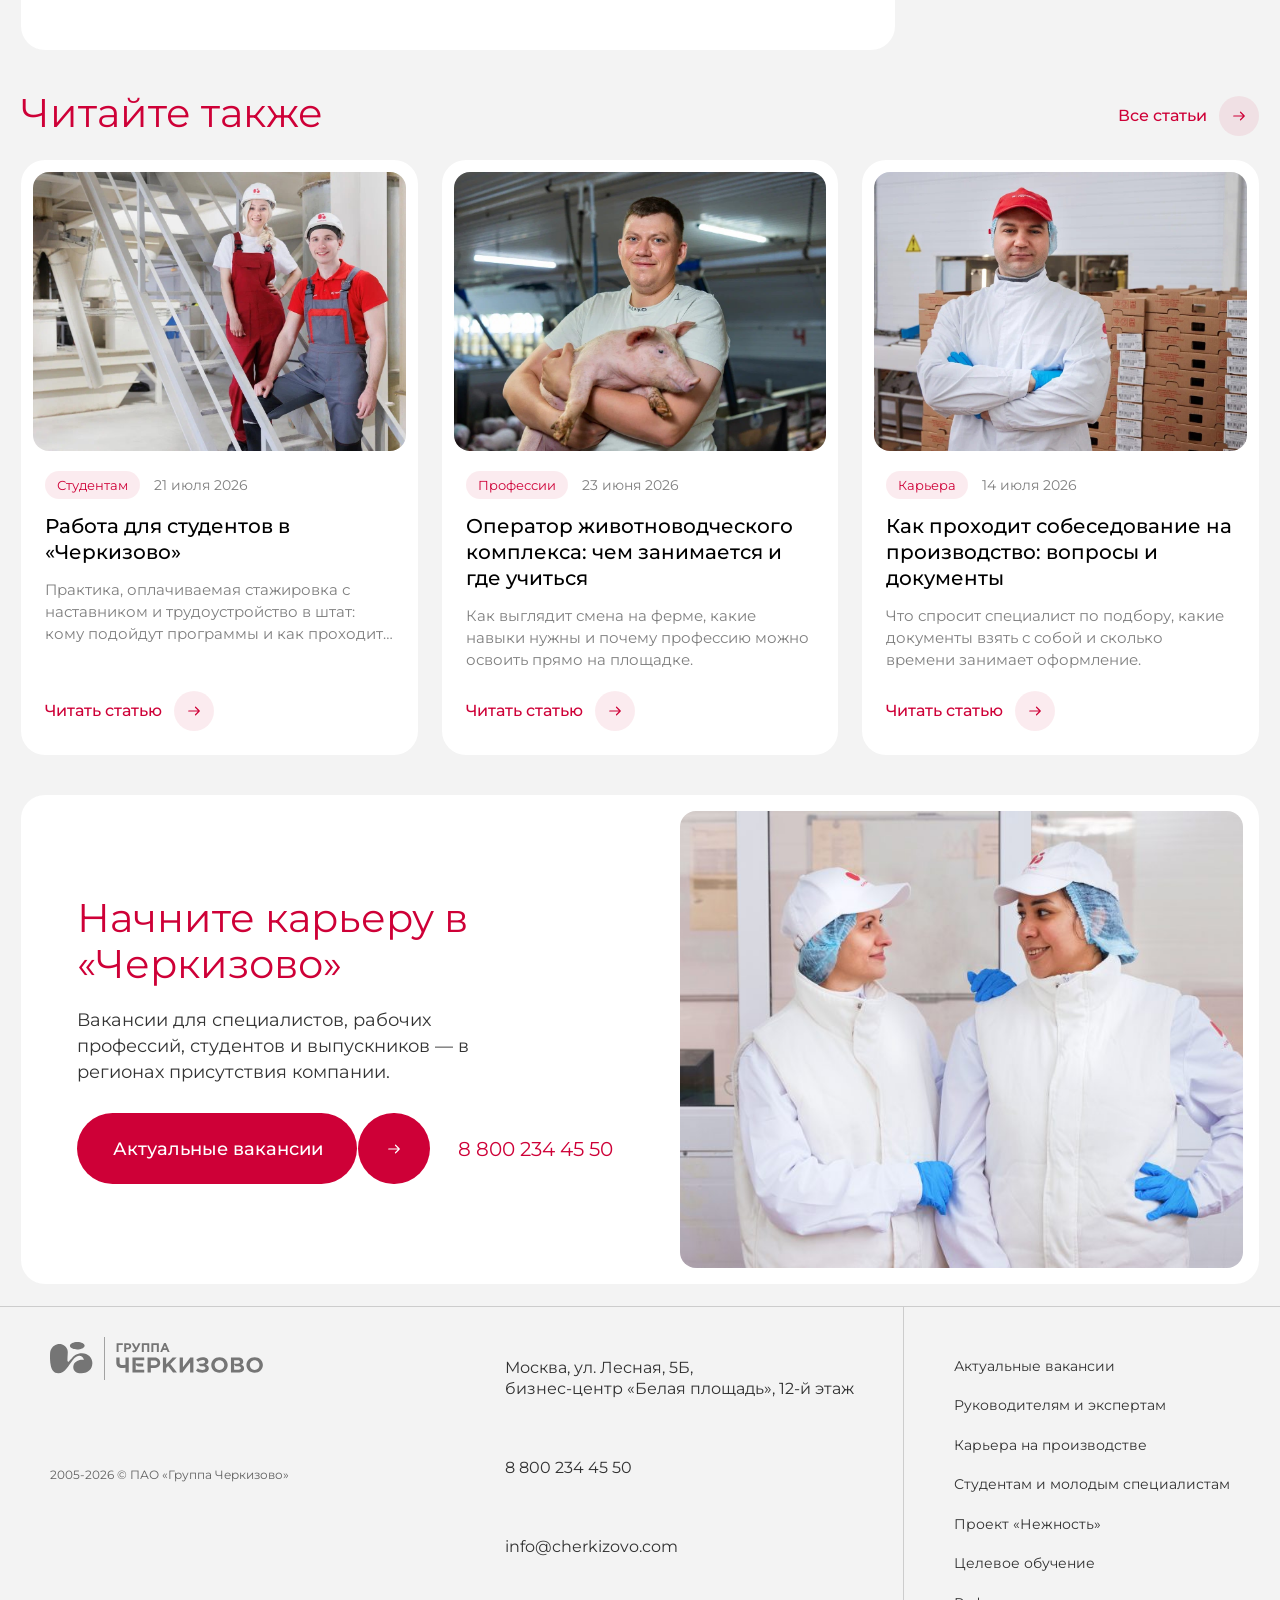
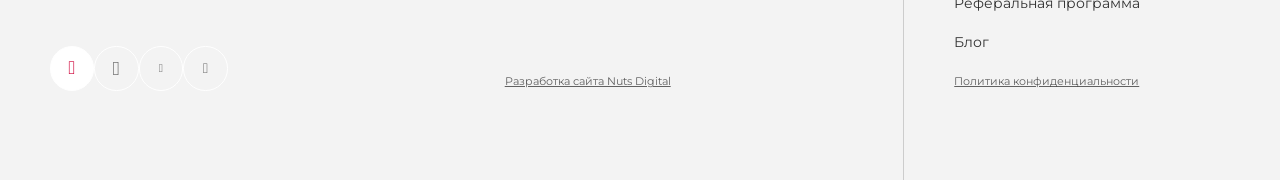
<file: article-na-kogo-uchitsya.html>
<!DOCTYPE html>
<html lang="ru">
<head>
<meta charset="UTF-8">
<meta name="viewport" content="width=device-width, initial-scale=1.0, minimum-scale=1.0, maximum-scale=1.0, user-scalable=no">
<title>На кого надо учиться, чтобы работать на мясокомбинате: профессии, образование и карьерные перспективы</title>
<meta name="description" content="Какие профессии востребованы на мясокомбинате, какое образование нужно технологу, инженеру, ветврачу и лаборанту, сколько учиться и как начать карьеру без опыта.">
<link rel="canonical" href="https://vacancies.cherkizovo.com/blog/article-na-kogo-uchitsya">
<meta property="og:title" content="На кого надо учиться, чтобы работать на мясокомбинате: профессии, образование и карьерные перспективы">
<meta property="og:description" content="Какие профессии востребованы на мясокомбинате, какое образование нужно технологу, инженеру, ветврачу и лаборанту, сколько учиться и как начать карьеру без опыта.">
<meta property="og:type" content="article">
<meta property="og:url" content="https://vacancies.cherkizovo.com/blog/article-na-kogo-uchitsya">
<meta property="og:site_name" content="vacancies.cherkizovo.com">
<link rel="icon" type="image/svg+xml" href="https://vacancies.cherkizovo.com/themes/cherkizovo/assets/favicon.svg">
<link rel="icon" type="image/png" href="https://vacancies.cherkizovo.com/themes/cherkizovo/assets/favicon.png">

<!-- стили сайта (как на vacancies.cherkizovo.com) -->
<link rel="stylesheet" href="css/vendor.css">
<link rel="stylesheet" href="css/app.css">
<!-- стили блога -->
<link rel="stylesheet" href="css/blog.css">
<!-- только для локального просмотра макета, на сайте не подключать -->
<link rel="stylesheet" href="css/preview.css">
</head>
<body class="theme theme-main">

<header class="header__outer" data-fixed="">
  <div class="header js-header">
    <div class="container">
      <div class="header__inner">
        <div class="header__logo-wrapper">
          
<a href="https://vacancies.cherkizovo.com/" class=" logo">
  <img src="img/logo.svg" alt="Черкизово" class="logo__image">
</a>
        </div>
        <nav class="header__navigation">
          <ul class="header-navigation">
                                        <li class="header-navigation__item">
                <a href="https://vacancies.cherkizovo.com/vacancies" class="header-navigation__link ">
                  Актуальные вакансии
                </a>
              </li>
                                                      <li class="header-navigation__item">
                <span class="header-navigation__link header-navigation__dropdown-trigger ">Работа у нас</span>
                <div class="dropdown-content header-navigation__dropdown-content">
                  <ul class="header-navigation__subnavigation">
                                          <li class="header-navigation__subitem">
                        <a href="https://vacancies.cherkizovo.com/advantage" class="header-navigation__sublink ">Карьера в офисе</a>
                      </li>
                                          <li class="header-navigation__subitem">
                        <a href="https://vacancies.cherkizovo.com/advantage-workers" class="header-navigation__sublink ">Карьера на производстве</a>
                      </li>
                                          <li class="header-navigation__subitem">
                        <a href="https://vacancies.cherkizovo.com/education" class="header-navigation__sublink ">Студентам и молодым специалистам</a>
                      </li>
                                          <li class="header-navigation__subitem">
                        <a href="https://vacancies.cherkizovo.com/softness" class="header-navigation__sublink ">Проект «Нежность»</a>
                      </li>
                                      </ul>
                </div>
              </li>
                                                      <li class="header-navigation__item">
                <span class="header-navigation__link header-navigation__dropdown-trigger ">Целевое обучение</span>
                <div class="dropdown-content header-navigation__dropdown-content">
                  <ul class="header-navigation__subnavigation">
                                          <li class="header-navigation__subitem">
                        <a href="https://vacancies.cherkizovo.com/targeted-baccalaureate" class="header-navigation__sublink ">Бакалавриат</a>
                      </li>
                                          <li class="header-navigation__subitem">
                        <a href="https://vacancies.cherkizovo.com/targeted-magistrate" class="header-navigation__sublink ">Магистратура</a>
                      </li>
                                      </ul>
                </div>
              </li>
                                                      <li class="header-navigation__item">
                <a href="https://vacancies.cherkizovo.com/referral" class="header-navigation__link ">
                  Реферальная программа
                </a>
              </li>
                                      <li class="header-navigation__item">
                <a href="index.html" class="header-navigation__link active">
                  Блог
                </a>
              </li>
          </ul>
        </nav>
                <div class="header__menu-button">
          <button class="header-menu-button" data-modal-target="menu-modal">
            <span class="header-menu-button__text">Меню</span>
            <svg width="38" height="12" viewBox="0 0 38 12" fill="none" xmlns="http://www.w3.org/2000/svg">
              <rect x="0.25" y="0.75" width="31.5" height="0.5" rx="0.25" stroke="currentColor" stroke-width="0.5"></rect>
              <rect x="6.25" y="5.75" width="31.5" height="0.5" rx="0.25" stroke="currentColor" stroke-width="0.5"></rect>
              <rect x="0.25" y="10.75" width="31.5" height="0.5" rx="0.25" stroke="currentColor" stroke-width="0.5"></rect>
            </svg>
          </button>
        </div>
                <div class="header__group">
          <a href="tel:88002344550" class="header-phone">
            <span class="header-phone__number">8 800 234 45 50</span>
            <svg class="header-phone__icon" width="40" height="40" viewBox="0 0 40 40" fill="none" xmlns="http://www.w3.org/2000/svg">
              <path d="M0 20C0 8.95431 8.95431 0 20 0C31.0457 0 40 8.95431 40 20C40 31.0457 31.0457 40 20 40C8.95431 40 0 31.0457 0 20Z" fill="#CE0037"></path>
              <path d="M13.9105 20.5299L16.6542 17.2432C16.9323 16.8856 17.0713 16.7068 17.1442 16.5063C17.2087 16.3289 17.2353 16.14 17.2225 15.9516C17.208 15.7388 17.1239 15.5285 16.9557 15.1079L16.314 13.5037C16.065 12.8813 15.9405 12.5701 15.7258 12.3661C15.5366 12.1864 15.2994 12.0651 15.0429 12.017C14.7518 11.9623 14.4267 12.0436 13.7763 12.2062L12 12.6503C12 21.6795 18.3202 28 27.3497 28L27.7936 26.2234C27.9562 25.5731 28.0375 25.2479 27.9828 24.9569C27.9346 24.7004 27.8134 24.4632 27.6337 24.274C27.4297 24.0593 27.1185 23.9348 26.4961 23.6858L25.0645 23.1132C24.5847 22.9212 24.3448 22.8253 24.1056 22.8179C23.8941 22.8114 23.6842 22.8545 23.4924 22.9438C23.2754 23.0448 23.0928 23.2275 22.7274 23.5929L19.9406 26.3358" stroke="white" stroke-linecap="round" stroke-linejoin="round"></path>
            </svg>
          </a>
                              <div class="header__login">
            <a class="header-login" href="https://vacancies.cherkizovo.com/">
              <span class="header-login__text">Войти</span>
              <i class="svg-icon svg-icon-login header-login__icon"><svg width="24px" height="24px" viewBox="0 0 24 24" fill="none" xmlns="http://www.w3.org/2000/svg">
<path d="M8 16C8 18.8284 8 20.2426 8.87868 21.1213C9.51998 21.7626 10.4466 21.9359 12 21.9827M8 8C8 5.17157 8 3.75736 8.87868 2.87868C9.75736 2 11.1716 2 14 2H15C17.8284 2 19.2426 2 20.1213 2.87868C21 3.75736 21 5.17157 21 8V10V14V16C21 18.8284 21 20.2426 20.1213 21.1213C19.3529 21.8897 18.175 21.9862 16 21.9983" stroke="currentColor" stroke-width="1.5" stroke-linecap="round"></path>
<path d="M3 9.5V14.5C3 16.857 3 18.0355 3.73223 18.7678C4.46447 19.5 5.64298 19.5 8 19.5M3.73223 5.23223C4.46447 4.5 5.64298 4.5 8 4.5" stroke="currentColor" stroke-width="1.5" stroke-linecap="round"></path>
<path d="M6 12L15 12M15 12L12.5 14.5M15 12L12.5 9.5" stroke="currentColor" stroke-width="1.5" stroke-linecap="round" stroke-linejoin="round"></path>
</svg></i>            </a>
          </div>
                            </div>
      </div>
    </div>
  </div>
</header>

<main class="main">

<div class="blog">
<section class="container">
  <nav aria-label="Хлебные крошки"><ol class="blog-crumbs"><li><a href="https://vacancies.cherkizovo.com/">Главная</a></li><li><a href="index.html">Блог</a></li><li><span aria-current="page">На кого надо учиться, чтобы работать на мясокомбинате</span></li></ol></nav>
</section>

<section class="container">
  <div class="banner blog-banner">
    <div class="banner__content">
      <a href="index.html" class="blog-back" onclick="if (document.referrer.indexOf(location.host) !== -1 && history.length > 1) { history.back(); return false; }"><span><svg viewBox="0 0 24 24" fill="none" aria-hidden="true"><path d="M19 12H5m0 0 5-5m-5 5 5 5" stroke="currentColor" stroke-width="1.8" stroke-linecap="round" stroke-linejoin="round"/></svg></span>Все статьи</a>
      <div class="blog-banner__meta"><span class="blog-tag">Профессии</span><time datetime="2026-07-28">28 июля 2026</time><span>5 минут чтения</span></div>
      <h1 class="banner__title blog-title-article">На кого надо учиться, чтобы работать на мясокомбинате: профессии, образование и карьерные перспективы</h1>
      <p class="blog-banner__lead">Мясоперерабатывающая промышленность давно перестала быть отраслью, где востребован только физический труд. Современный мясокомбинат — это высокотехнологичное производство с автоматизированными линиями, роботизированным оборудованием, цифровым контролем качества и строгими стандартами пищевой безопасности.</p>
    </div>
    <div class="banner__image">
      <img class="blog-banner__photo" src="img/professii-cover.jpg" alt="Сотрудница мясокомбината «Черкизово» на производственной линии">
    </div>
  </div>
</section>

<section class="container">
  <div class="blog-layout">
    <article class="blog-article">
      <details class="blog-toc-mobile">
        <summary>Содержание</summary>
        <nav class="blog-toc"><ol><li><a href="#s1">Можно ли работать на мясокомбинате без образования</a></li><li><a href="#s2">Какие специалисты нужны современному мясокомбинату</a></li><li><a href="#s3">Сколько учиться</a></li><li><a href="#s4">Какие направления подготовки наиболее востребованы</a></li><li><a href="#s5">Как быстрее начать карьеру</a></li><li><a href="#s6">Как устроиться на работу на мясокомбинат</a></li><li><a href="#s7">Карьера в «Черкизово»</a></li></ol></nav>
      </details>
      <div class="blog-content">

<p>Поэтому работать здесь могут специалисты самых разных профессий — от операторов производственных линий до инженеров, технологов, ветеринарных врачей и IT-специалистов.</p>
<p>Разберём, какое образование необходимо для разных направлений, сколько времени занимает обучение и как быстрее начать карьеру.</p>

<h2 id="s1">Можно ли работать на мясокомбинате без образования</h2>
<p><strong>Да.</strong> Многие производственные профессии не требуют профильного диплома.</p>
<p>Например, предприятия регулярно принимают сотрудников на рабочие должности с обучением непосредственно на производстве. После стажировки новичок осваивает оборудование, требования охраны труда, санитарные нормы и получает необходимые практические навыки.</p>
<p>Именно поэтому среди соискателей стабильно востребованы <a href="https://vacancies.cherkizovo.com/vacancies">вакансии на мясокомбинате</a>, где работодатель самостоятельно обучает новым производственным процессам. На крупных предприятиях действуют программы адаптации, наставничества и внутреннего обучения сотрудников.</p>

<h2 id="s2">Какие специалисты нужны современному мясокомбинату</h2>
<p>Производство объединяет десятки профессий. Их условно можно разделить на несколько направлений.</p>

<h3>Производственные специальности</h3>
<p>Это сотрудники, которые непосредственно участвуют в выпуске продукции. К таким профессиям относятся:</p>
<ul><li>оператор производственной линии;</li><li>оператор автоматизированного оборудования;</li><li>изготовитель мясной продукции/полуфабрикатов;</li><li>жиловщик мяса;</li><li>обвальщик мяса;</li><li>упаковщик;</li><li>комплектовщик;</li><li>кладовщик.</li></ul>
<p>Для большинства рабочих профессий достаточно среднего общего образования и обучения непосредственно на предприятии.</p>
<ul class="blog-facts"><li><span>Образование</span>среднее общее</li><li><span>Подготовка</span>от нескольких дней до нескольких недель</li></ul>

<h3>Технолог пищевого производства</h3>
<p>Технолог отвечает за весь процесс изготовления продукции:</p>
<ul><li>соблюдение рецептур;</li><li>контроль технологических режимов;</li><li>качество готовой продукции;</li><li>внедрение новых технологий;</li><li>оптимизацию производственных процессов.</li></ul>
<p>Для этой профессии обычно получают образование по направлениям:</p>
<ul><li>технология мяса и мясных продуктов;</li><li>технология продукции общественного питания;</li><li>технология производства и переработки сельскохозяйственной продукции;</li><li>биотехнология пищевых производств.</li></ul>
<ul class="blog-facts"><li><span>Колледж</span>3–4 года</li><li><span>Вуз</span>4 года (бакалавриат)</li></ul>

<figure class="blog-figure">
  <img src="img/tehnolog.jpg" alt="Сотрудница производства «Черкизово» с готовой продукцией у линии" loading="lazy">
  <figcaption>Технолог и служба качества отвечают за то, чтобы продукция соответствовала рецептуре и стандартам.</figcaption>
</figure>

<h3>Инженер</h3>
<p>Современное производство невозможно представить без сложного оборудования. Инженеры отвечают за:</p>
<ul><li>обслуживание производственных линий;</li><li>ремонт оборудования;</li><li>автоматизацию процессов;</li><li>внедрение новых технологий;</li><li>повышение эффективности производства.</li></ul>
<p>Подходящие направления подготовки:</p>
<ul><li>технологические машины и оборудование;</li><li>автоматизация технологических процессов;</li><li>мехатроника;</li><li>электротехника;</li><li>промышленная автоматизация.</li></ul>
<ul class="blog-facts"><li><span>Колледж</span>около 4 лет</li><li><span>Университет</span>4–5 лет</li></ul>

<h3>Ветеринарный врач</h3>
<p>Ветеринарный специалист контролирует мясную продукцию и её состояние: проводит ветеринарно-санитарную экспертизу, проверяет качество и безопасность сырья и готовой продукции.</p>
<p>Необходимо высшее образование по специальности «Ветеринария».</p>
<ul class="blog-facts"><li><span>Образование</span>вуз</li><li><span>Срок обучения</span>5–6 лет</li></ul>

<h3>Специалист по контролю качества</h3>
<p>Безопасность пищевой продукции — один из главных приоритетов любого мясокомбината. Специалисты службы качества:</p>
<ul><li>проводят лабораторные исследования;</li><li>контролируют соблюдение стандартов;</li><li>проверяют сырьё;</li><li>анализируют готовую продукцию;</li><li>следят за соблюдением требований пищевой безопасности.</li></ul>
<p>Подходящие специальности:</p>
<ul><li>стандартизация;</li><li>управление качеством;</li><li>биотехнология;</li><li>инженер-химик пищевого производства.</li></ul>

<h3>Лаборант</h3>
<p>Лаборатории ежедневно исследуют сырьё, воду, упаковку и готовую продукцию. Для работы обычно достаточно среднего профессионального образования по направлениям:</p>
<ul><li>лабораторная диагностика;</li><li>химический анализ;</li><li>биотехнология;</li><li>пищевая промышленность.</li></ul>

<h3>Логист</h3>
<p>На крупных предприятиях ежедневно перемещаются тысячи тонн сырья и готовой продукции. Логисты отвечают за:</p>
<ul><li>поставки;</li><li>складские процессы;</li><li>транспортировку;</li><li>управление запасами;</li><li>эффективность цепочек поставок.</li></ul>
<p>Подойдут направления: логистика, управление цепями поставок, менеджмент.</p>

<h3>IT-специалист</h3>
<p>Современное производство активно использует цифровые технологии. На мясокомбинатах работают:</p>
<ul><li>системные администраторы;</li><li>программисты;</li><li>аналитики данных;</li><li>специалисты по информационной безопасности;</li><li>разработчики MES- и ERP-систем.</li></ul>
<p>Получить образование можно по большинству IT-направлений.</p>

<h2 id="s3">Сколько учиться</h2>
<p>Продолжительность обучения зависит от выбранной профессии.</p>
<div class="blog-table">
  <table>
    <thead><tr><th>Профессия</th><th>Образование</th><th>Срок обучения</th></tr></thead>
    <tbody>
      <tr><td>Оператор производственной линии</td><td>обучение на предприятии</td><td>несколько дней — несколько недель</td></tr>
      <tr><td>Обвальщик</td><td>обучение на предприятии</td><td>несколько недель</td></tr>
      <tr><td>Жиловщик</td><td>обучение на предприятии</td><td>несколько недель</td></tr>
      <tr><td>Технолог</td><td>колледж или вуз</td><td>3–4 года / 4 года</td></tr>
      <tr><td>Инженер</td><td>колледж или вуз</td><td>4–5 лет</td></tr>
      <tr><td>Ветеринарный врач</td><td>вуз</td><td>5–6 лет</td></tr>
      <tr><td>Лаборант</td><td>колледж</td><td>3–4 года</td></tr>
      <tr><td>Специалист по качеству</td><td>колледж или вуз</td><td>3–4 года / 4 года</td></tr>
    </tbody>
  </table>
</div>

<h2 id="s4">Какие направления подготовки наиболее востребованы</h2>
<p>Если вы планируете строить карьеру в мясоперерабатывающей отрасли, стоит обратить внимание на специальности, которые наиболее востребованы работодателями:</p>
<ul><li>технология производства и переработки сельскохозяйственной продукции;</li><li>биотехнология;</li><li>ветеринария;</li><li>технологические машины и оборудование;</li><li>эксплуатация транспортно-технологических машин;</li><li>техносферная безопасность;</li><li>автоматизация производственных процессов.</li></ul>
<p>Именно эти направления регулярно входят в число приоритетных при подготовке молодых специалистов для крупных агропромышленных компаний.</p>

<h2 id="s5">Как быстрее начать карьеру</h2>
<p>Необязательно ждать окончания обучения. Многие крупные работодатели приглашают студентов на:</p>
<ul><li>производственную практику;</li><li>оплачиваемые стажировки;</li><li>дуальное обучение;</li><li>программы наставничества.</li></ul>
<p>Такой подход позволяет получить реальный производственный опыт ещё во время учёбы, познакомиться с будущим коллективом и значительно быстрее адаптироваться после получения диплома.</p>
<div class="blog-note"><span class="blog-note__title">В «Черкизово»</span>В Группе «Черкизово» действуют программы практики, стажировок и дуального обучения для студентов профильных колледжей и вузов. Подробнее — в разделе <a href="https://vacancies.cherkizovo.com/education">«Студентам и молодым специалистам»</a>.</div>

<h2 id="s6">Как устроиться на работу на мясокомбинат</h2>
<p>Если у вас уже есть образование или вы только начинаете профессиональный путь, первым шагом станет изучение требований работодателя.</p>
<p>На крупных предприятиях можно найти предложения как для опытных специалистов, так и для кандидатов без опыта. Многие рабочие профессии предусматривают обучение непосредственно на производстве, а для студентов доступны программы практики и стажировок.</p>
<p>Поэтому сегодня устроиться на работу на мясокомбинат можно разными способами: после колледжа или университета, через производственную практику, дуальное обучение или даже без профильного образования — если вакансия предполагает обучение на рабочем месте.</p>

<h2 id="s7">Карьера в «Черкизово»</h2>
<p>Мясоперерабатывающие предприятия Группы «Черкизово» предлагают возможности профессионального развития как начинающим специалистам, так и опытным сотрудникам. Компания сотрудничает с профильными колледжами и вузами, организует практику, стажировки и программы дуального обучения, благодаря которым студенты получают производственный опыт ещё до окончания учёбы. Кроме того, на ряде производственных позиций предусмотрено обучение непосредственно на предприятии, что позволяет начать карьеру даже без профильного опыта.</p>

<div class="blog-summary">
  <p class="blog-summary__title">Коротко</p>
  <p>Работа на современном мясокомбинате — это десятки профессий с разными требованиями к образованию и квалификации. Для части производственных специальностей достаточно обучения на предприятии, тогда как технологам, инженерам, ветеринарным врачам и специалистам по качеству потребуется профильное среднее профессиональное или высшее образование.</p>
  <p>При выборе направления обучения стоит ориентироваться не только на срок получения диплома, но и на перспективы профессионального роста. Крупные агропромышленные компании заинтересованы в подготовке молодых специалистов, поэтому всё чаще предлагают студентам практику, стажировки и возможность начать карьеру ещё во время учёбы.</p>
</div>

      </div>
      <div class="blog-article__foot">
        <div class="blog-meta"><span class="blog-tag">Профессии</span><time datetime="2026-07-28">28 июля 2026</time></div>
        <div class="blog-share">Поделиться
          <a href="https://vk.com/share.php?url=https://vacancies.cherkizovo.com/blog/article-na-kogo-uchitsya" target="_blank" rel="noopener" aria-label="ВКонтакте"><svg viewBox="0 0 24 24" fill="currentColor" aria-hidden="true"><path d="M12.8 17.5c-5.5 0-8.6-3.8-8.8-10h2.8c.1 4.6 2.1 6.5 3.7 6.9V7.5h2.6v3.9c1.6-.2 3.3-2 3.8-3.9h2.6c-.4 2.4-2.2 4.2-3.4 4.9 1.3.6 3.3 2.1 4.1 5.1h-2.9c-.6-1.9-2.2-3.4-4.2-3.6v3.6h-.3Z"/></svg></a>
          <a href="https://t.me/share/url?url=https://vacancies.cherkizovo.com/blog/article-na-kogo-uchitsya" target="_blank" rel="noopener" aria-label="Telegram"><svg viewBox="0 0 24 24" fill="currentColor" aria-hidden="true"><path d="M20.7 4.3 3.4 11c-1.2.5-1.2 1.2-.2 1.5l4.4 1.4 1.7 5.2c.2.6.1.8.7.8.5 0 .7-.2 1-.5l2.1-2.1 4.5 3.3c.8.5 1.4.2 1.6-.8l2.9-13.8c.3-1.2-.5-1.8-1.4-1.4ZM8.7 13.6l9.6-6.1c.5-.3.9-.1.5.2l-8.2 7.4-.3 3.4-1.6-4.9Z"/></svg></a>
          <button type="button" class="js-copy-url" aria-label="Скопировать ссылку"><svg viewBox="0 0 24 24" fill="none" aria-hidden="true"><path d="M10 14a4 4 0 0 0 5.7 0l3-3a4 4 0 0 0-5.7-5.7l-1 1M14 10a4 4 0 0 0-5.7 0l-3 3a4 4 0 0 0 5.7 5.7l1-1" stroke="currentColor" stroke-width="1.7" stroke-linecap="round"/></svg></button>
        </div>
      </div>
    </article>

    <aside class="blog-aside">
      <nav class="blog-toc" aria-label="Содержание">
        <p class="blog-toc__title">Содержание</p>
        <ol><li><a href="#s1">Можно ли работать на мясокомбинате без образования</a></li><li><a href="#s2">Какие специалисты нужны современному мясокомбинату</a></li><li><a href="#s3">Сколько учиться</a></li><li><a href="#s4">Какие направления подготовки наиболее востребованы</a></li><li><a href="#s5">Как быстрее начать карьеру</a></li><li><a href="#s6">Как устроиться на работу на мясокомбинат</a></li><li><a href="#s7">Карьера в «Черкизово»</a></li></ol>
      </nav>
      <div class="blog-aside-cta">
        <p class="blog-aside-cta__title">Ищете работу?</p>
        <p>Откликнитесь на вакансию — специалист по подбору свяжется с вами.</p>
        <a class="button-primary button-primary_invert button-primary_sm" href="https://vacancies.cherkizovo.com/vacancies">
  <div class="button-primary__background"></div>
  <div class="button-primary__content">Смотреть вакансии</div>
  <div class="button-primary__icon"><svg viewBox="0 0 24 24" fill="none" aria-hidden="true"><path d="M5 12h14m0 0-5-5m5 5-5 5" stroke="currentColor" stroke-width="1.6" stroke-linecap="round" stroke-linejoin="round"/></svg></div>
</a>
      </div>
    </aside>
  </div>
</section>

<section class="container">
  <div class="blog-section-head" style="margin-bottom:24px">
    <h2 class="blog-section-title">Читайте также</h2>
    <a class="blog-more" href="index.html">Все статьи <span class="blog-more__icon"><svg viewBox="0 0 24 24" fill="none" aria-hidden="true"><path d="M5 12h14m0 0-5-5m5 5-5 5" stroke="currentColor" stroke-width="1.6" stroke-linecap="round" stroke-linejoin="round"/></svg></span></a>
  </div>
  <ul class="blog-grid">
<li class="blog-card" data-cat="stud">
  <div class="blog-card__img"><img src="img/studenty-cover.jpg" alt="" loading="lazy"></div>
  <div class="blog-card__body">
    <div class="blog-meta"><span class="blog-tag">Студентам</span><time>21 июля 2026</time></div>
    <h3 class="blog-card__title"><a href="article-rabota-dlya-studentov.html">Работа для студентов в «Черкизово»</a></h3>
    <p class="blog-card__text">Практика, оплачиваемая стажировка с наставником и трудоустройство в штат: кому подойдут программы и как проходит отбор.</p>
    <span class="blog-more" aria-hidden="true">Читать статью <span class="blog-more__icon"><svg viewBox="0 0 24 24" fill="none" aria-hidden="true"><path d="M5 12h14m0 0-5-5m5 5-5 5" stroke="currentColor" stroke-width="1.6" stroke-linecap="round" stroke-linejoin="round"/></svg></span></span>
  </div>
</li>
<li class="blog-card" data-cat="prof">
  <div class="blog-card__img"><img src="img/ferma.jpg" alt="" loading="lazy"></div>
  <div class="blog-card__body">
    <div class="blog-meta"><span class="blog-tag">Профессии</span><time>23 июня 2026</time></div>
    <h3 class="blog-card__title"><a href="article-na-kogo-uchitsya.html?demo=4">Оператор животноводческого комплекса: чем занимается и где учиться</a></h3>
    <p class="blog-card__text">Как выглядит смена на ферме, какие навыки нужны и почему профессию можно освоить прямо на площадке.</p>
    <span class="blog-more" aria-hidden="true">Читать статью <span class="blog-more__icon"><svg viewBox="0 0 24 24" fill="none" aria-hidden="true"><path d="M5 12h14m0 0-5-5m5 5-5 5" stroke="currentColor" stroke-width="1.6" stroke-linecap="round" stroke-linejoin="round"/></svg></span></span>
  </div>
</li>
<li class="blog-card" data-cat="career">
  <div class="blog-card__img"><img src="img/sobesedovanie.jpg" alt="" loading="lazy"></div>
  <div class="blog-card__body">
    <div class="blog-meta"><span class="blog-tag">Карьера</span><time>14 июля 2026</time></div>
    <h3 class="blog-card__title"><a href="article-na-kogo-uchitsya.html?demo=1">Как проходит собеседование на производство: вопросы и документы</a></h3>
    <p class="blog-card__text">Что спросит специалист по подбору, какие документы взять с собой и сколько времени занимает оформление.</p>
    <span class="blog-more" aria-hidden="true">Читать статью <span class="blog-more__icon"><svg viewBox="0 0 24 24" fill="none" aria-hidden="true"><path d="M5 12h14m0 0-5-5m5 5-5 5" stroke="currentColor" stroke-width="1.6" stroke-linecap="round" stroke-linejoin="round"/></svg></span></span>
  </div>
</li>
  </ul>
</section>

<section class="container">
  <div class="blog-cta">
    <div class="blog-cta__body">
      <h2 class="blog-cta__title">Начните карьеру в «Черкизово»</h2>
      <p class="blog-cta__text">Вакансии для специалистов, рабочих профессий, студентов и выпускников — в регионах присутствия компании.</p>
      <div class="blog-cta__actions">
        <a class="button-primary " href="https://vacancies.cherkizovo.com/vacancies">
  <div class="button-primary__background"></div>
  <div class="button-primary__content">Актуальные вакансии</div>
  <div class="button-primary__icon"><svg viewBox="0 0 24 24" fill="none" aria-hidden="true"><path d="M5 12h14m0 0-5-5m5 5-5 5" stroke="currentColor" stroke-width="1.6" stroke-linecap="round" stroke-linejoin="round"/></svg></div>
</a>
        <a class="blog-cta__phone" href="tel:88002344550">8 800 234 45 50</a>
      </div>
    </div>
    <div class="blog-cta__img"><img src="img/privedi-druga.jpg" alt="Сотрудницы производства «Черкизово»" loading="lazy"></div>
  </div>
</section>
</div>

</main>

<footer class="footer">
  <div class="footer__inner">
    <div class="footer__section footer__info">
      
<a href="https://vacancies.cherkizovo.com/" class="footer__logo logo">
  <img src="img/logo.svg" alt="Черкизово" class="logo__image">
</a>
      <span class="footer__coppyright d-none d-md-block">2005-2026 © ПАО «Группа Черкизово»</span>
      <div class="footer__socials">
                <a href="https://cherkizovo.com/" class="button-social active footer_cherkizovo">
          <i class="icon icon-logo"></i>
        </a>
                                <a href="https://ok.ru/group/70000000355828" class="button-social">
          <i class="icon icon-social-ok"></i>
        </a>
                        <a href="https://vk.com/tvoe_cherkizovo" class="button-social">
          <i class="icon icon-social-vk"></i>
        </a>
                        <a href="https://t.me/cherkizovo_career" class="button-social">
          <i class="icon icon-social-tg"></i>
        </a>
              </div>
      <ul class="footer__info-block footer__contacts">
        <li class="footer__contacts-item">
          Москва, ул. Лесная, 5Б,
          <br>
          бизнес-центр «Белая площадь», 12-й этаж
        </li>
        <li class="footer__contacts-item"><a href="tel:88002344550">8 800 234 45 50</a></li>
        <li class="footer__contacts-item"><a href="mailto:info@cherkizovo.com">info@cherkizovo.com</a></li>
        <li>
          <span class="footer__coppyright d-md-none">2005-2026 © ПАО «Группа Черкизово»</span>
        </li>
        <li class="footer__nuts d-none d-md-block"><a href="https://nuts-agency.ru/">Разработка сайта Nuts Digital</a></li>
      </ul>
    </div>

    <ul class="footer__section footer__menu">
            <li class="footer__menu-item">
        <a href="https://vacancies.cherkizovo.com/vacancies" class=" ">
          Актуальные вакансии
        </a>
      </li>
            <li class="footer__menu-item">
        <a href="https://vacancies.cherkizovo.com/advantage" class=" ">
          Руководителям и экспертам
        </a>
      </li>
            <li class="footer__menu-item">
        <a href="https://vacancies.cherkizovo.com/advantage-workers" class=" ">
          Карьера на производстве
        </a>
      </li>
            <li class="footer__menu-item">
        <a href="https://vacancies.cherkizovo.com/student" class=" ">
          Студентам и молодым специалистам
        </a>
      </li>
            <li class="footer__menu-item">
        <a href="https://vacancies.cherkizovo.com/softness" class=" ">
          Проект «Нежность»
        </a>
      </li>
            <li class="footer__menu-item">
        <a href="https://vacancies.cherkizovo.com/targeted" class=" ">
          Целевое обучение
        </a>
      </li>
            <li class="footer__menu-item">
        <a href="https://vacancies.cherkizovo.com/referral" class=" ">
          Реферальная программа
        </a>
      </li>
      <li class="footer__menu-item">
        <a href="index.html" class=" active">
          Блог
        </a>
      </li>
            <li class="footer__policy">
        <a href="https://vacancies.cherkizovo.com/policy" target="_blank">
          Политика конфиденциальности
        </a>
      </li>
    </ul>
  </div>
</footer>

<div id="menu-modal" class="modal slide-top modal-menu"><div class="modal__backdrop"></div>
  <div class="modal__scroll">
    <div class="modal__inner">
      <div class="modal__wrapper js-modal-wrapper">
        <div class="modal-menu__header">
          <div class="modal-menu__logo-wrapper">
            
<a href="https://vacancies.cherkizovo.com/" class=" logo">
  <img src="img/logo.svg" alt="Черкизово" class="logo__image">
</a>
          </div>
          <button class="modal-menu__close-button js-cose-button">
            <svg width="48" height="48" viewBox="0 0 48 48" fill="none" xmlns="http://www.w3.org/2000/svg">
              <path d="M0 24C0 10.7452 10.7452 0 24 0C37.2548 0 48 10.7452 48 24C48 37.2548 37.2548 48 24 48C10.7452 48 0 37.2548 0 24Z" fill="black" fill-opacity="0.16"></path>
              <path d="M17.5921 30.9812L24.0002 24.5731L30.4083 30.9813C30.5667 31.1396 30.8234 31.1396 30.9817 30.9813C31.14 30.8229 31.14 30.5663 30.9817 30.4079L24.5735 23.9998L30.9812 17.5921C31.1396 17.4338 31.1396 17.1771 30.9812 17.0187C30.8229 16.8604 30.5662 16.8604 30.4079 17.0187L30.4786 17.0895L30.4079 17.0187L24.0002 23.4265L17.5925 17.0188C17.4342 16.8604 17.1775 16.8604 17.0192 17.0188C16.8609 17.1771 16.8609 17.4338 17.0192 17.5921L23.4269 23.9998L17.0187 30.4079C16.8604 30.5662 16.8604 30.8229 17.0187 30.9812C17.1771 31.1396 17.4338 31.1396 17.5921 30.9812Z" fill="white" stroke="white" stroke-width="0.2"></path>
            </svg>
          </button>
          <div class="modal-menu__header-group">
            <a href="tel:88002344550" class="modal-menu__phone">8 800 234 45 50</a>
          </div>
        </div>
        <hr>
        <div class="modal-menu__body">
          <nav class="menu-navigation">
            <ul class="menu-navigation__list">
                              <li class="menu-navigation__item">
                  <a href="https://vacancies.cherkizovo.com/vacancies" class="menu-navigation__link ">
                    Актуальные вакансии
                  </a>
                </li>
                                              <li class="menu-navigation__item">
                  <a href="https://vacancies.cherkizovo.com/referral" class="menu-navigation__link ">
                    Работа у нас
                  </a>
                </li>
                                  <li class="menu-navigation__item">
                    <a href="https://vacancies.cherkizovo.com/advantage" class="menu-navigation__link ">
                      Карьера в офисе
                    </a>
                  </li>
                                  <li class="menu-navigation__item">
                    <a href="https://vacancies.cherkizovo.com/advantage-workers" class="menu-navigation__link ">
                      Карьера на производстве
                    </a>
                  </li>
                                  <li class="menu-navigation__item">
                    <a href="https://vacancies.cherkizovo.com/education" class="menu-navigation__link ">
                      Студентам и молодым специалистам
                    </a>
                  </li>
                                  <li class="menu-navigation__item">
                    <a href="https://vacancies.cherkizovo.com/softness" class="menu-navigation__link ">
                      Проект «Нежность»
                    </a>
                  </li>
                                              <li class="menu-navigation__item">
                  <a href="https://vacancies.cherkizovo.com/targeted" class="menu-navigation__link ">
                    Целевое обучение
                  </a>
                </li>
                                  <li class="menu-navigation__item">
                    <a href="https://vacancies.cherkizovo.com/targeted-baccalaureate" class="menu-navigation__link ">
                      Бакалавриат
                    </a>
                  </li>
                                  <li class="menu-navigation__item">
                    <a href="https://vacancies.cherkizovo.com/targeted-magistrate" class="menu-navigation__link ">
                      Магистратура
                    </a>
                  </li>
                                              <li class="menu-navigation__item">
                  <a href="https://vacancies.cherkizovo.com/referral" class="menu-navigation__link active">
                    Реферальная программа
                  </a>
                </li>
                                            <li class="menu-navigation__item">
                  <a href="index.html" class="menu-navigation__link active">
                    Блог
                  </a>
                </li>
            </ul>
          </nav>
        </div>
        <hr>
        <div class="modal-menu__footer">
          <div class="modal-menu__socials">
                        <a href="https://cherkizovo.com/" class="button-social">
              <i class="icon icon-logo"></i>
            </a>
                                                <a href="https://ok.ru/group/70000000355828" class="button-social">
              <i class="icon icon-social-ok"></i>
            </a>
                                    <a href="https://vk.com/tvoe_cherkizovo" class="button-social">
              <i class="icon icon-social-vk"></i>
            </a>
                                    <a href="https://t.me/cherkizovo_career" class="button-social">
              <i class="icon icon-social-tg"></i>
            </a>
                      </div>
          <ul class="modal-menu_contacts">
            <li><a href="tel:88002344550">8 800 234 45 50</a></li>
            <li><a href="mailto:info@cherkizovo.com">info@cherkizovo.com</a></li>
          </ul>
          <span class="modal-menu__address">
            Москва, ул. Лесная, 5Б,
            <br>
            бизнес-центр «Белая площадь», 12-й этаж
          </span>
        </div>
      </div>
    </div>
  </div>
</div>

<script src="js/app.js"></script>
<script>
document.addEventListener('DOMContentLoaded', function () {
  if (typeof Modal === 'undefined') return;
  class ModalMenu extends Modal {
    constructor(options) {
      super({ modal: options.target, useCloseButton: false, closes: [options.target.querySelector('.js-cose-button')] });
    }
  }
  new ModalMenu({ target: document.getElementById('menu-modal') });
});
</script>
<script>
(function () {
  var links = document.querySelectorAll('.blog-aside .blog-toc a');
  var heads = document.querySelectorAll('.blog-content h2[id]');
  if ('IntersectionObserver' in window && heads.length) {
    var io = new IntersectionObserver(function (entries) {
      entries.forEach(function (e) {
        if (e.isIntersecting) {
          links.forEach(function (l) { l.classList.toggle('is-active', l.getAttribute('href') === '#' + e.target.id); });
        }
      });
    }, { rootMargin: '-20% 0px -70% 0px' });
    heads.forEach(function (h) { io.observe(h); });
  }
  document.querySelectorAll('.blog-toc-mobile a').forEach(function (a) {
    a.addEventListener('click', function () { a.closest('details').open = false; });
  });
  var copy = document.querySelector('.js-copy-url');
  if (copy) copy.addEventListener('click', function () {
    var done = function () { copy.classList.add('is-copied'); setTimeout(function () { copy.classList.remove('is-copied'); }, 1500); };
    if (navigator.clipboard) navigator.clipboard.writeText(location.href).then(done, done); else done();
  });
})();
</script>
</body>
</html>
</file>
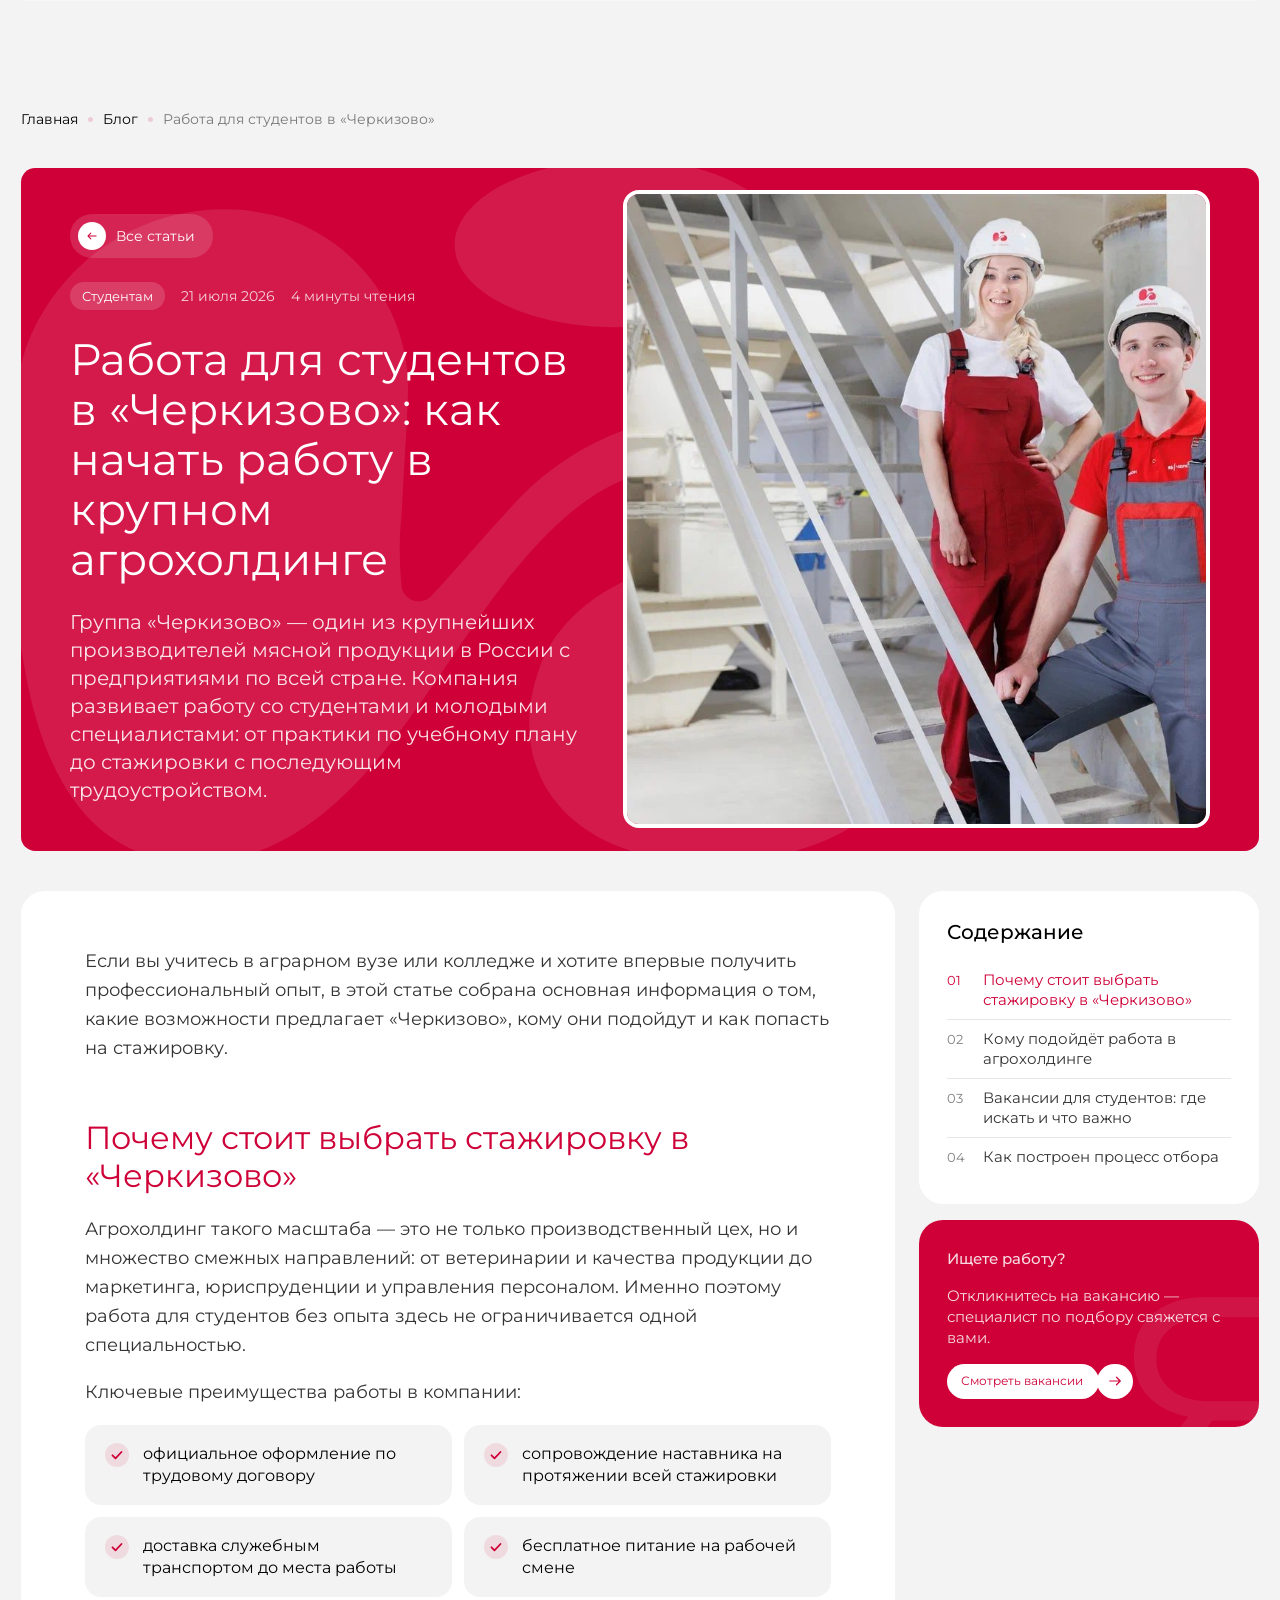
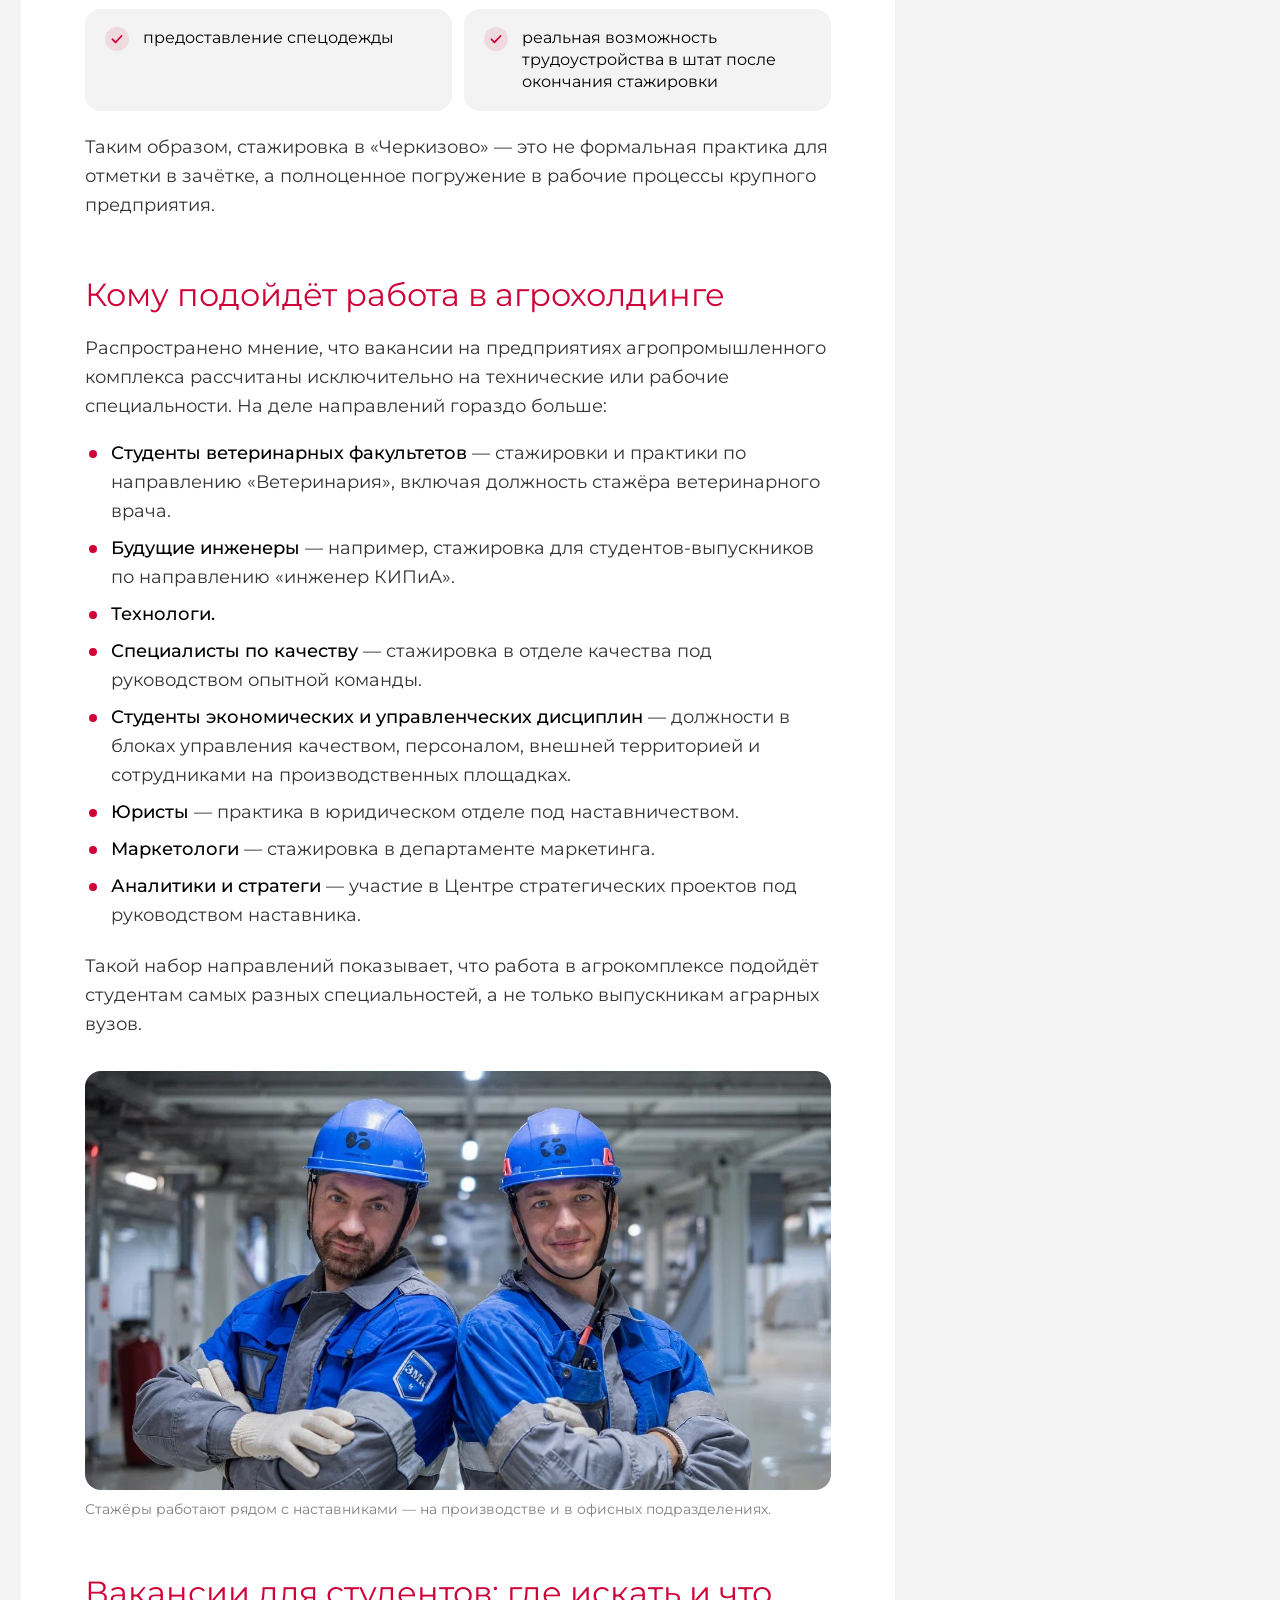
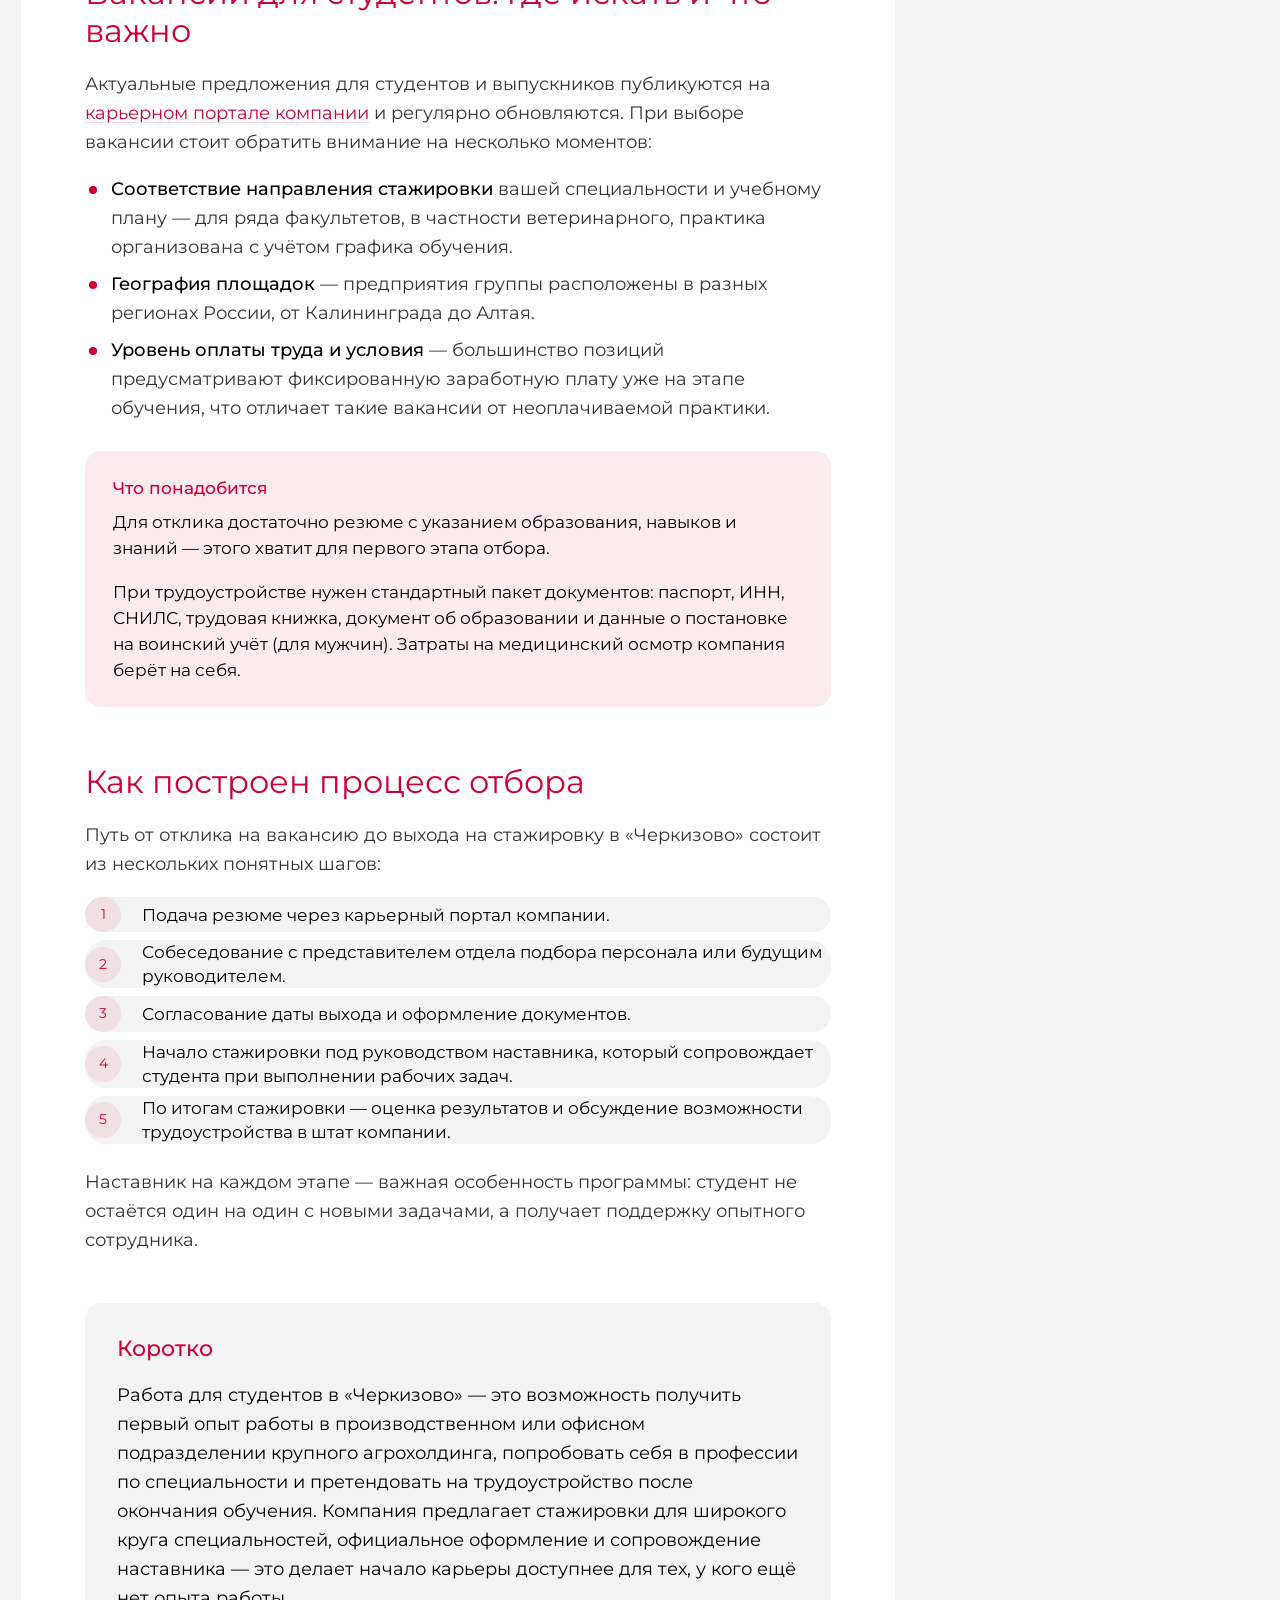
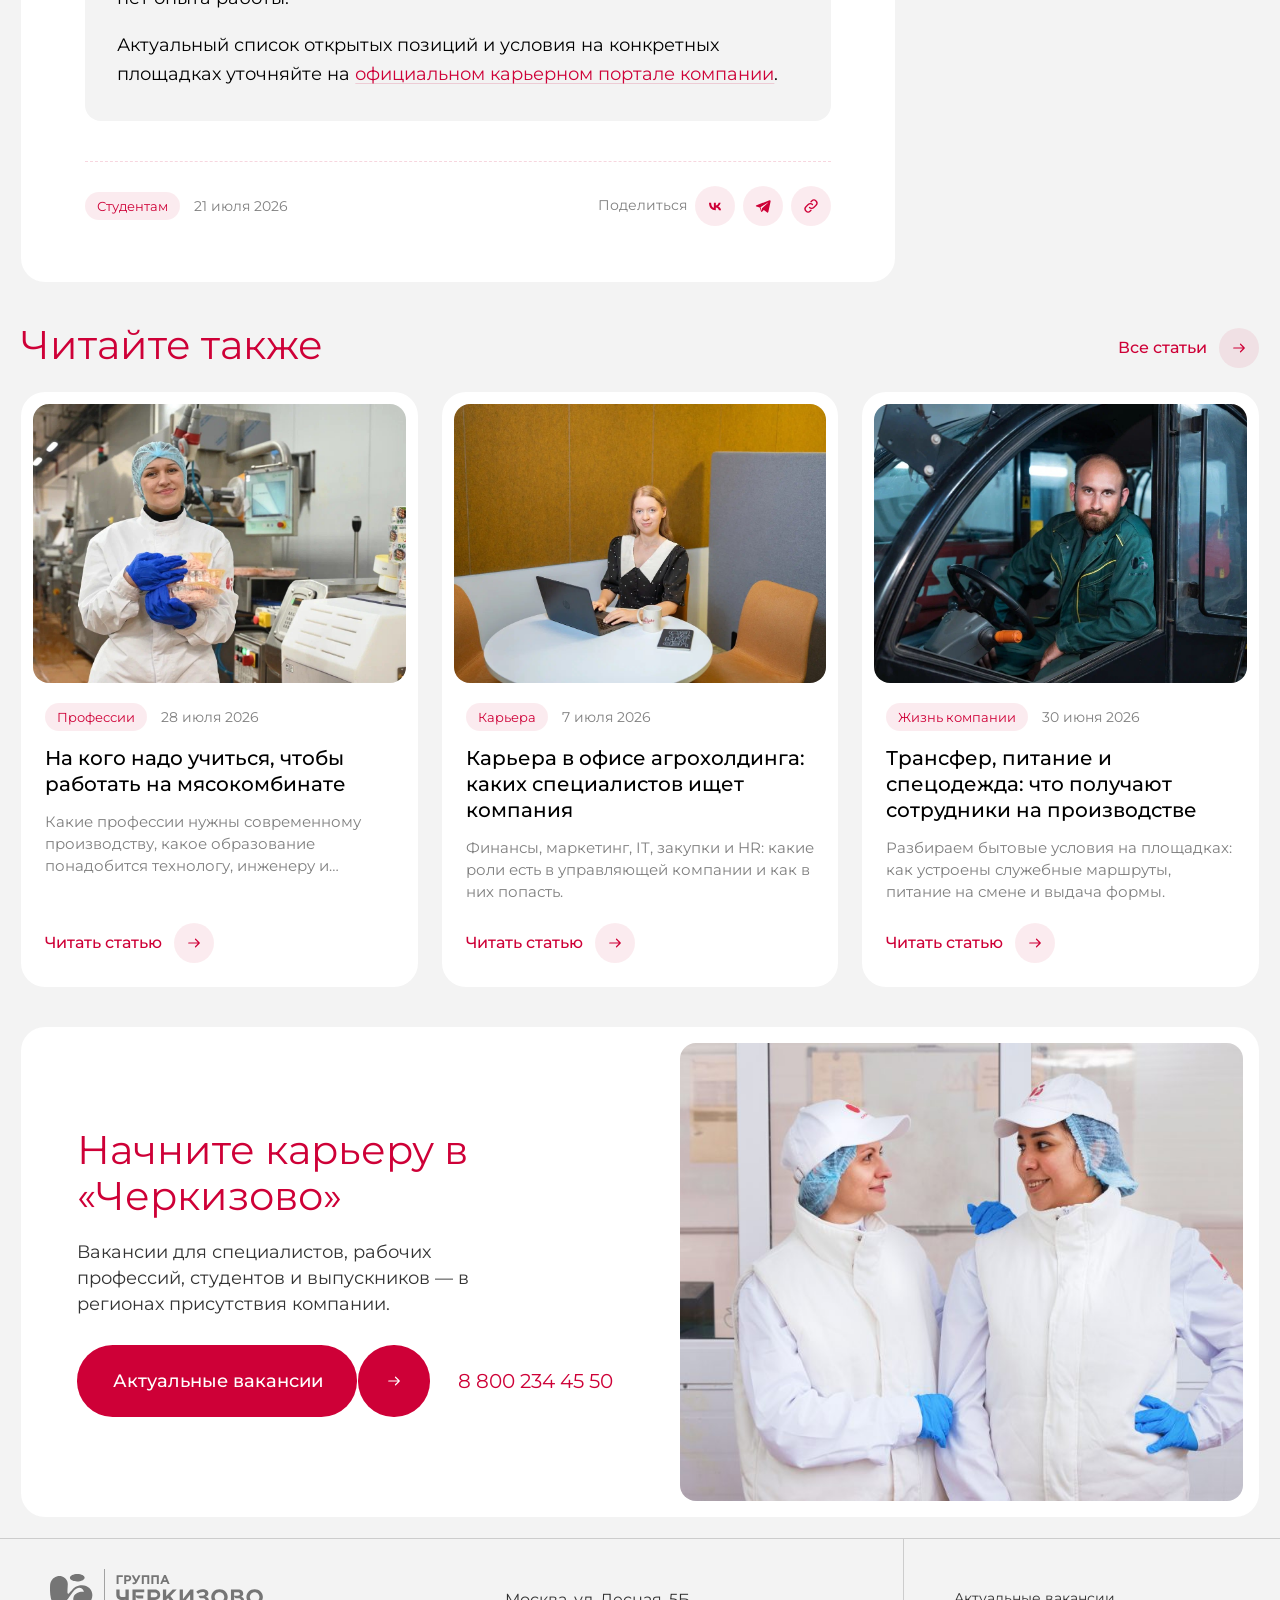
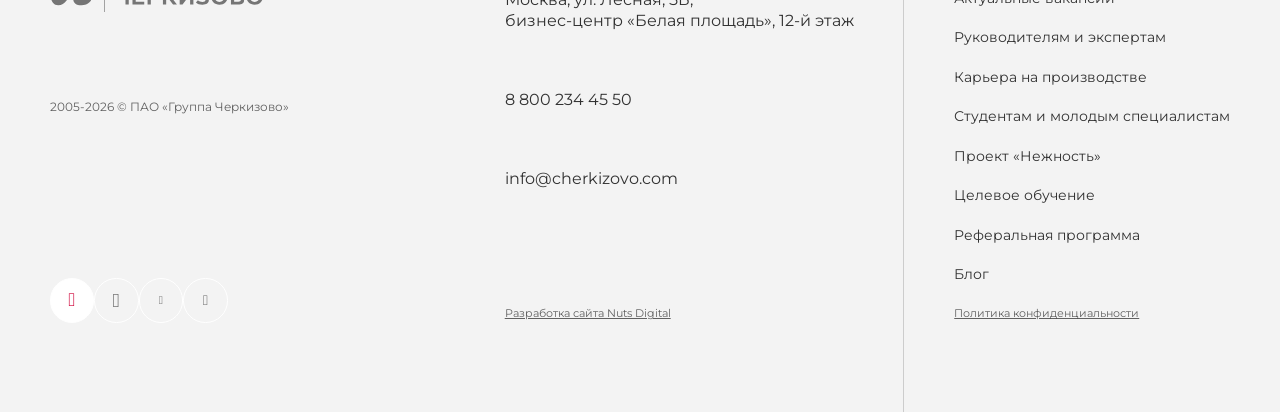
<file: article-rabota-dlya-studentov.html>
<!DOCTYPE html>
<html lang="ru">
<head>
<meta charset="UTF-8">
<meta name="viewport" content="width=device-width, initial-scale=1.0, minimum-scale=1.0, maximum-scale=1.0, user-scalable=no">
<title>Работа для студентов в «Черкизово»: как начать работу в крупном агрохолдинге</title>
<meta name="description" content="Работа для студентов в «Черкизово»: стажировки и практика с наставником, официальное оформление, направления для студентов разных специальностей и этапы отбора.">
<link rel="canonical" href="https://vacancies.cherkizovo.com/blog/article-rabota-dlya-studentov">
<meta property="og:title" content="Работа для студентов в «Черкизово»: как начать работу в крупном агрохолдинге">
<meta property="og:description" content="Работа для студентов в «Черкизово»: стажировки и практика с наставником, официальное оформление, направления для студентов разных специальностей и этапы отбора.">
<meta property="og:type" content="article">
<meta property="og:url" content="https://vacancies.cherkizovo.com/blog/article-rabota-dlya-studentov">
<meta property="og:site_name" content="vacancies.cherkizovo.com">
<link rel="icon" type="image/svg+xml" href="https://vacancies.cherkizovo.com/themes/cherkizovo/assets/favicon.svg">
<link rel="icon" type="image/png" href="https://vacancies.cherkizovo.com/themes/cherkizovo/assets/favicon.png">

<!-- стили сайта (как на vacancies.cherkizovo.com) -->
<link rel="stylesheet" href="css/vendor.css">
<link rel="stylesheet" href="css/app.css">
<!-- стили блога -->
<link rel="stylesheet" href="css/blog.css">
<!-- только для локального просмотра макета, на сайте не подключать -->
<link rel="stylesheet" href="css/preview.css">
</head>
<body class="theme theme-main">

<header class="header__outer" data-fixed="">
  <div class="header js-header">
    <div class="container">
      <div class="header__inner">
        <div class="header__logo-wrapper">
          
<a href="https://vacancies.cherkizovo.com/" class=" logo">
  <img src="img/logo.svg" alt="Черкизово" class="logo__image">
</a>
        </div>
        <nav class="header__navigation">
          <ul class="header-navigation">
                                        <li class="header-navigation__item">
                <a href="https://vacancies.cherkizovo.com/vacancies" class="header-navigation__link ">
                  Актуальные вакансии
                </a>
              </li>
                                                      <li class="header-navigation__item">
                <span class="header-navigation__link header-navigation__dropdown-trigger ">Работа у нас</span>
                <div class="dropdown-content header-navigation__dropdown-content">
                  <ul class="header-navigation__subnavigation">
                                          <li class="header-navigation__subitem">
                        <a href="https://vacancies.cherkizovo.com/advantage" class="header-navigation__sublink ">Карьера в офисе</a>
                      </li>
                                          <li class="header-navigation__subitem">
                        <a href="https://vacancies.cherkizovo.com/advantage-workers" class="header-navigation__sublink ">Карьера на производстве</a>
                      </li>
                                          <li class="header-navigation__subitem">
                        <a href="https://vacancies.cherkizovo.com/education" class="header-navigation__sublink ">Студентам и молодым специалистам</a>
                      </li>
                                          <li class="header-navigation__subitem">
                        <a href="https://vacancies.cherkizovo.com/softness" class="header-navigation__sublink ">Проект «Нежность»</a>
                      </li>
                                      </ul>
                </div>
              </li>
                                                      <li class="header-navigation__item">
                <span class="header-navigation__link header-navigation__dropdown-trigger ">Целевое обучение</span>
                <div class="dropdown-content header-navigation__dropdown-content">
                  <ul class="header-navigation__subnavigation">
                                          <li class="header-navigation__subitem">
                        <a href="https://vacancies.cherkizovo.com/targeted-baccalaureate" class="header-navigation__sublink ">Бакалавриат</a>
                      </li>
                                          <li class="header-navigation__subitem">
                        <a href="https://vacancies.cherkizovo.com/targeted-magistrate" class="header-navigation__sublink ">Магистратура</a>
                      </li>
                                      </ul>
                </div>
              </li>
                                                      <li class="header-navigation__item">
                <a href="https://vacancies.cherkizovo.com/referral" class="header-navigation__link ">
                  Реферальная программа
                </a>
              </li>
                                      <li class="header-navigation__item">
                <a href="blog.html" class="header-navigation__link active">
                  Блог
                </a>
              </li>
          </ul>
        </nav>
                <div class="header__menu-button">
          <button class="header-menu-button" data-modal-target="menu-modal">
            <span class="header-menu-button__text">Меню</span>
            <svg width="38" height="12" viewBox="0 0 38 12" fill="none" xmlns="http://www.w3.org/2000/svg">
              <rect x="0.25" y="0.75" width="31.5" height="0.5" rx="0.25" stroke="currentColor" stroke-width="0.5"></rect>
              <rect x="6.25" y="5.75" width="31.5" height="0.5" rx="0.25" stroke="currentColor" stroke-width="0.5"></rect>
              <rect x="0.25" y="10.75" width="31.5" height="0.5" rx="0.25" stroke="currentColor" stroke-width="0.5"></rect>
            </svg>
          </button>
        </div>
                <div class="header__group">
          <a href="tel:88002344550" class="header-phone">
            <span class="header-phone__number">8 800 234 45 50</span>
            <svg class="header-phone__icon" width="40" height="40" viewBox="0 0 40 40" fill="none" xmlns="http://www.w3.org/2000/svg">
              <path d="M0 20C0 8.95431 8.95431 0 20 0C31.0457 0 40 8.95431 40 20C40 31.0457 31.0457 40 20 40C8.95431 40 0 31.0457 0 20Z" fill="#CE0037"></path>
              <path d="M13.9105 20.5299L16.6542 17.2432C16.9323 16.8856 17.0713 16.7068 17.1442 16.5063C17.2087 16.3289 17.2353 16.14 17.2225 15.9516C17.208 15.7388 17.1239 15.5285 16.9557 15.1079L16.314 13.5037C16.065 12.8813 15.9405 12.5701 15.7258 12.3661C15.5366 12.1864 15.2994 12.0651 15.0429 12.017C14.7518 11.9623 14.4267 12.0436 13.7763 12.2062L12 12.6503C12 21.6795 18.3202 28 27.3497 28L27.7936 26.2234C27.9562 25.5731 28.0375 25.2479 27.9828 24.9569C27.9346 24.7004 27.8134 24.4632 27.6337 24.274C27.4297 24.0593 27.1185 23.9348 26.4961 23.6858L25.0645 23.1132C24.5847 22.9212 24.3448 22.8253 24.1056 22.8179C23.8941 22.8114 23.6842 22.8545 23.4924 22.9438C23.2754 23.0448 23.0928 23.2275 22.7274 23.5929L19.9406 26.3358" stroke="white" stroke-linecap="round" stroke-linejoin="round"></path>
            </svg>
          </a>
                              <div class="header__login">
            <a class="header-login" href="https://vacancies.cherkizovo.com/">
              <span class="header-login__text">Войти</span>
              <i class="svg-icon svg-icon-login header-login__icon"><svg width="24px" height="24px" viewBox="0 0 24 24" fill="none" xmlns="http://www.w3.org/2000/svg">
<path d="M8 16C8 18.8284 8 20.2426 8.87868 21.1213C9.51998 21.7626 10.4466 21.9359 12 21.9827M8 8C8 5.17157 8 3.75736 8.87868 2.87868C9.75736 2 11.1716 2 14 2H15C17.8284 2 19.2426 2 20.1213 2.87868C21 3.75736 21 5.17157 21 8V10V14V16C21 18.8284 21 20.2426 20.1213 21.1213C19.3529 21.8897 18.175 21.9862 16 21.9983" stroke="currentColor" stroke-width="1.5" stroke-linecap="round"></path>
<path d="M3 9.5V14.5C3 16.857 3 18.0355 3.73223 18.7678C4.46447 19.5 5.64298 19.5 8 19.5M3.73223 5.23223C4.46447 4.5 5.64298 4.5 8 4.5" stroke="currentColor" stroke-width="1.5" stroke-linecap="round"></path>
<path d="M6 12L15 12M15 12L12.5 14.5M15 12L12.5 9.5" stroke="currentColor" stroke-width="1.5" stroke-linecap="round" stroke-linejoin="round"></path>
</svg></i>            </a>
          </div>
                            </div>
      </div>
    </div>
  </div>
</header>

<main class="main">

<div class="blog">
<section class="container">
  <nav aria-label="Хлебные крошки"><ol class="blog-crumbs"><li><a href="https://vacancies.cherkizovo.com/">Главная</a></li><li><a href="blog.html">Блог</a></li><li><span aria-current="page">Работа для студентов в «Черкизово»</span></li></ol></nav>
</section>

<section class="container">
  <div class="banner blog-banner">
    <div class="banner__content">
      <a href="blog.html" class="blog-back" onclick="if (document.referrer.indexOf(location.host) !== -1 && history.length > 1) { history.back(); return false; }"><span><svg viewBox="0 0 24 24" fill="none" aria-hidden="true"><path d="M19 12H5m0 0 5-5m-5 5 5 5" stroke="currentColor" stroke-width="1.8" stroke-linecap="round" stroke-linejoin="round"/></svg></span>Все статьи</a>
      <div class="blog-banner__meta"><span class="blog-tag">Студентам</span><time datetime="2026-07-21">21 июля 2026</time><span>4 минуты чтения</span></div>
      <h1 class="banner__title blog-title-article">Работа для студентов в «Черкизово»: как начать работу в крупном агрохолдинге</h1>
      <p class="blog-banner__lead">Группа «Черкизово» — один из крупнейших производителей мясной продукции в России с предприятиями по всей стране. Компания развивает работу со студентами и молодыми специалистами: от практики по учебному плану до стажировки с последующим трудоустройством.</p>
    </div>
    <div class="banner__image">
      <img class="blog-banner__photo" src="img/studenty-cover.jpg" alt="Студенты-стажёры «Черкизово» на производственной площадке">
    </div>
  </div>
</section>

<section class="container">
  <div class="blog-layout">
    <article class="blog-article">
      <details class="blog-toc-mobile">
        <summary>Содержание</summary>
        <nav class="blog-toc"><ol><li><a href="#s1">Почему стоит выбрать стажировку в «Черкизово»</a></li><li><a href="#s2">Кому подойдёт работа в агрохолдинге</a></li><li><a href="#s3">Вакансии для студентов: где искать и что важно</a></li><li><a href="#s4">Как построен процесс отбора</a></li></ol></nav>
      </details>
      <div class="blog-content">

<p>Если вы учитесь в аграрном вузе или колледже и хотите впервые получить профессиональный опыт, в этой статье собрана основная информация о том, какие возможности предлагает «Черкизово», кому они подойдут и как попасть на стажировку.</p>

<h2 id="s1">Почему стоит выбрать стажировку в «Черкизово»</h2>
<p>Агрохолдинг такого масштаба — это не только производственный цех, но и множество смежных направлений: от ветеринарии и качества продукции до маркетинга, юриспруденции и управления персоналом. Именно поэтому работа для студентов без опыта здесь не ограничивается одной специальностью.</p>
<p>Ключевые преимущества работы в компании:</p>
<ul class="blog-benefits"><li><svg viewBox="0 0 24 24" fill="none" aria-hidden="true"><circle cx="12" cy="12" r="12" fill="currentColor" opacity=".1"/><path d="m7.5 12.3 3 3 6-6.3" stroke="currentColor" stroke-width="1.8" stroke-linecap="round" stroke-linejoin="round"/></svg><span>официальное оформление по трудовому договору</span></li><li><svg viewBox="0 0 24 24" fill="none" aria-hidden="true"><circle cx="12" cy="12" r="12" fill="currentColor" opacity=".1"/><path d="m7.5 12.3 3 3 6-6.3" stroke="currentColor" stroke-width="1.8" stroke-linecap="round" stroke-linejoin="round"/></svg><span>сопровождение наставника на протяжении всей стажировки</span></li><li><svg viewBox="0 0 24 24" fill="none" aria-hidden="true"><circle cx="12" cy="12" r="12" fill="currentColor" opacity=".1"/><path d="m7.5 12.3 3 3 6-6.3" stroke="currentColor" stroke-width="1.8" stroke-linecap="round" stroke-linejoin="round"/></svg><span>доставка служебным транспортом до места работы</span></li><li><svg viewBox="0 0 24 24" fill="none" aria-hidden="true"><circle cx="12" cy="12" r="12" fill="currentColor" opacity=".1"/><path d="m7.5 12.3 3 3 6-6.3" stroke="currentColor" stroke-width="1.8" stroke-linecap="round" stroke-linejoin="round"/></svg><span>бесплатное питание на рабочей смене</span></li><li><svg viewBox="0 0 24 24" fill="none" aria-hidden="true"><circle cx="12" cy="12" r="12" fill="currentColor" opacity=".1"/><path d="m7.5 12.3 3 3 6-6.3" stroke="currentColor" stroke-width="1.8" stroke-linecap="round" stroke-linejoin="round"/></svg><span>предоставление спецодежды</span></li><li><svg viewBox="0 0 24 24" fill="none" aria-hidden="true"><circle cx="12" cy="12" r="12" fill="currentColor" opacity=".1"/><path d="m7.5 12.3 3 3 6-6.3" stroke="currentColor" stroke-width="1.8" stroke-linecap="round" stroke-linejoin="round"/></svg><span>реальная возможность трудоустройства в штат после окончания стажировки</span></li></ul>
<p>Таким образом, стажировка в «Черкизово» — это не формальная практика для отметки в зачётке, а полноценное погружение в рабочие процессы крупного предприятия.</p>

<h2 id="s2">Кому подойдёт работа в агрохолдинге</h2>
<p>Распространено мнение, что вакансии на предприятиях агропромышленного комплекса рассчитаны исключительно на технические или рабочие специальности. На деле направлений гораздо больше:</p>
<ul class="blog-list-def">
  <li><strong>Студенты ветеринарных факультетов</strong> — стажировки и практики по направлению «Ветеринария», включая должность стажёра ветеринарного врача.</li>
  <li><strong>Будущие инженеры</strong> — например, стажировка для студентов-выпускников по направлению «инженер КИПиА».</li>
  <li><strong>Технологи.</strong></li>
  <li><strong>Специалисты по качеству</strong> — стажировка в отделе качества под руководством опытной команды.</li>
  <li><strong>Студенты экономических и управленческих дисциплин</strong> — должности в блоках управления качеством, персоналом, внешней территорией и сотрудниками на производственных площадках.</li>
  <li><strong>Юристы</strong> — практика в юридическом отделе под наставничеством.</li>
  <li><strong>Маркетологи</strong> — стажировка в департаменте маркетинга.</li>
  <li><strong>Аналитики и стратеги</strong> — участие в Центре стратегических проектов под руководством наставника.</li>
</ul>
<p>Такой набор направлений показывает, что работа в агрокомплексе подойдёт студентам самых разных специальностей, а не только выпускникам аграрных вузов.</p>

<figure class="blog-figure">
  <img src="img/inzhenery.jpg" alt="Молодые инженеры «Черкизово» в спецодежде на производстве" loading="lazy">
  <figcaption>Стажёры работают рядом с наставниками — на производстве и в офисных подразделениях.</figcaption>
</figure>

<h2 id="s3">Вакансии для студентов: где искать и что важно</h2>
<p>Актуальные предложения для студентов и выпускников публикуются на <a href="https://vacancies.cherkizovo.com/vacancies">карьерном портале компании</a> и регулярно обновляются. При выборе вакансии стоит обратить внимание на несколько моментов:</p>
<ul class="blog-list-def">
  <li><strong>Соответствие направления стажировки</strong> вашей специальности и учебному плану — для ряда факультетов, в частности ветеринарного, практика организована с учётом графика обучения.</li>
  <li><strong>География площадок</strong> — предприятия группы расположены в разных регионах России, от Калининграда до Алтая.</li>
  <li><strong>Уровень оплаты труда и условия</strong> — большинство позиций предусматривают фиксированную заработную плату уже на этапе обучения, что отличает такие вакансии от неоплачиваемой практики.</li>
</ul>
<div class="blog-note"><span class="blog-note__title">Что понадобится</span>
  <p>Для отклика достаточно резюме с указанием образования, навыков и знаний — этого хватит для первого этапа отбора.</p>
  <p>При трудоустройстве нужен стандартный пакет документов: паспорт, ИНН, СНИЛС, трудовая книжка, документ об образовании и данные о постановке на воинский учёт (для мужчин). Затраты на медицинский осмотр компания берёт на себя.</p>
</div>

<h2 id="s4">Как построен процесс отбора</h2>
<p>Путь от отклика на вакансию до выхода на стажировку в «Черкизово» состоит из нескольких понятных шагов:</p>
<ol class="blog-steps"><li class="card-requirement"><span class="card-requirement__number">1</span><div class="card-requirement__text">Подача резюме через карьерный портал компании.</div></li><li class="card-requirement"><span class="card-requirement__number">2</span><div class="card-requirement__text">Собеседование с представителем отдела подбора персонала или будущим руководителем.</div></li><li class="card-requirement"><span class="card-requirement__number">3</span><div class="card-requirement__text">Согласование даты выхода и оформление документов.</div></li><li class="card-requirement"><span class="card-requirement__number">4</span><div class="card-requirement__text">Начало стажировки под руководством наставника, который сопровождает студента при выполнении рабочих задач.</div></li><li class="card-requirement"><span class="card-requirement__number">5</span><div class="card-requirement__text">По итогам стажировки — оценка результатов и обсуждение возможности трудоустройства в штат компании.</div></li></ol>
<p>Наставник на каждом этапе — важная особенность программы: студент не остаётся один на один с новыми задачами, а получает поддержку опытного сотрудника.</p>

<div class="blog-summary">
  <p class="blog-summary__title">Коротко</p>
  <p>Работа для студентов в «Черкизово» — это возможность получить первый опыт работы в производственном или офисном подразделении крупного агрохолдинга, попробовать себя в профессии по специальности и претендовать на трудоустройство после окончания обучения. Компания предлагает стажировки для широкого круга специальностей, официальное оформление и сопровождение наставника — это делает начало карьеры доступнее для тех, у кого ещё нет опыта работы.</p>
  <p>Актуальный список открытых позиций и условия на конкретных площадках уточняйте на <a href="https://vacancies.cherkizovo.com/vacancies">официальном карьерном портале компании</a>.</p>
</div>

      </div>
      <div class="blog-article__foot">
        <div class="blog-meta"><span class="blog-tag">Студентам</span><time datetime="2026-07-21">21 июля 2026</time></div>
        <div class="blog-share">Поделиться
          <a href="https://vk.com/share.php?url=https://vacancies.cherkizovo.com/blog/article-rabota-dlya-studentov" target="_blank" rel="noopener" aria-label="ВКонтакте"><svg viewBox="0 0 24 24" fill="currentColor" aria-hidden="true"><path d="M12.8 17.5c-5.5 0-8.6-3.8-8.8-10h2.8c.1 4.6 2.1 6.5 3.7 6.9V7.5h2.6v3.9c1.6-.2 3.3-2 3.8-3.9h2.6c-.4 2.4-2.2 4.2-3.4 4.9 1.3.6 3.3 2.1 4.1 5.1h-2.9c-.6-1.9-2.2-3.4-4.2-3.6v3.6h-.3Z"/></svg></a>
          <a href="https://t.me/share/url?url=https://vacancies.cherkizovo.com/blog/article-rabota-dlya-studentov" target="_blank" rel="noopener" aria-label="Telegram"><svg viewBox="0 0 24 24" fill="currentColor" aria-hidden="true"><path d="M20.7 4.3 3.4 11c-1.2.5-1.2 1.2-.2 1.5l4.4 1.4 1.7 5.2c.2.6.1.8.7.8.5 0 .7-.2 1-.5l2.1-2.1 4.5 3.3c.8.5 1.4.2 1.6-.8l2.9-13.8c.3-1.2-.5-1.8-1.4-1.4ZM8.7 13.6l9.6-6.1c.5-.3.9-.1.5.2l-8.2 7.4-.3 3.4-1.6-4.9Z"/></svg></a>
          <button type="button" class="js-copy-url" aria-label="Скопировать ссылку"><svg viewBox="0 0 24 24" fill="none" aria-hidden="true"><path d="M10 14a4 4 0 0 0 5.7 0l3-3a4 4 0 0 0-5.7-5.7l-1 1M14 10a4 4 0 0 0-5.7 0l-3 3a4 4 0 0 0 5.7 5.7l1-1" stroke="currentColor" stroke-width="1.7" stroke-linecap="round"/></svg></button>
        </div>
      </div>
    </article>

    <aside class="blog-aside">
      <nav class="blog-toc" aria-label="Содержание">
        <p class="blog-toc__title">Содержание</p>
        <ol><li><a href="#s1">Почему стоит выбрать стажировку в «Черкизово»</a></li><li><a href="#s2">Кому подойдёт работа в агрохолдинге</a></li><li><a href="#s3">Вакансии для студентов: где искать и что важно</a></li><li><a href="#s4">Как построен процесс отбора</a></li></ol>
      </nav>
      <div class="blog-aside-cta">
        <p class="blog-aside-cta__title">Ищете работу?</p>
        <p>Откликнитесь на вакансию — специалист по подбору свяжется с вами.</p>
        <a class="button-primary button-primary_invert button-primary_sm" href="https://vacancies.cherkizovo.com/vacancies">
  <div class="button-primary__background"></div>
  <div class="button-primary__content">Смотреть вакансии</div>
  <div class="button-primary__icon"><svg viewBox="0 0 24 24" fill="none" aria-hidden="true"><path d="M5 12h14m0 0-5-5m5 5-5 5" stroke="currentColor" stroke-width="1.6" stroke-linecap="round" stroke-linejoin="round"/></svg></div>
</a>
      </div>
    </aside>
  </div>
</section>

<section class="container">
  <div class="blog-section-head" style="margin-bottom:24px">
    <h2 class="blog-section-title">Читайте также</h2>
    <a class="blog-more" href="blog.html">Все статьи <span class="blog-more__icon"><svg viewBox="0 0 24 24" fill="none" aria-hidden="true"><path d="M5 12h14m0 0-5-5m5 5-5 5" stroke="currentColor" stroke-width="1.6" stroke-linecap="round" stroke-linejoin="round"/></svg></span></a>
  </div>
  <ul class="blog-grid">
<li class="blog-card" data-cat="prof">
  <div class="blog-card__img"><img src="img/professii-cover.jpg" alt="" loading="lazy"></div>
  <div class="blog-card__body">
    <div class="blog-meta"><span class="blog-tag">Профессии</span><time>28 июля 2026</time></div>
    <h3 class="blog-card__title"><a href="article-na-kogo-uchitsya.html">На кого надо учиться, чтобы работать на мясокомбинате</a></h3>
    <p class="blog-card__text">Какие профессии нужны современному производству, какое образование понадобится технологу, инженеру и ветврачу и можно ли начать без диплома.</p>
    <span class="blog-more" aria-hidden="true">Читать статью <span class="blog-more__icon"><svg viewBox="0 0 24 24" fill="none" aria-hidden="true"><path d="M5 12h14m0 0-5-5m5 5-5 5" stroke="currentColor" stroke-width="1.6" stroke-linecap="round" stroke-linejoin="round"/></svg></span></span>
  </div>
</li>
<li class="blog-card" data-cat="career">
  <div class="blog-card__img"><img src="img/ofis.jpg" alt="" loading="lazy"></div>
  <div class="blog-card__body">
    <div class="blog-meta"><span class="blog-tag">Карьера</span><time>7 июля 2026</time></div>
    <h3 class="blog-card__title"><a href="article-na-kogo-uchitsya.html?demo=2">Карьера в офисе агрохолдинга: каких специалистов ищет компания</a></h3>
    <p class="blog-card__text">Финансы, маркетинг, IT, закупки и HR: какие роли есть в управляющей компании и как в них попасть.</p>
    <span class="blog-more" aria-hidden="true">Читать статью <span class="blog-more__icon"><svg viewBox="0 0 24 24" fill="none" aria-hidden="true"><path d="M5 12h14m0 0-5-5m5 5-5 5" stroke="currentColor" stroke-width="1.6" stroke-linecap="round" stroke-linejoin="round"/></svg></span></span>
  </div>
</li>
<li class="blog-card" data-cat="life">
  <div class="blog-card__img"><img src="img/transfer.jpg" alt="" loading="lazy"></div>
  <div class="blog-card__body">
    <div class="blog-meta"><span class="blog-tag">Жизнь компании</span><time>30 июня 2026</time></div>
    <h3 class="blog-card__title"><a href="article-na-kogo-uchitsya.html?demo=3">Трансфер, питание и спецодежда: что получают сотрудники на производстве</a></h3>
    <p class="blog-card__text">Разбираем бытовые условия на площадках: как устроены служебные маршруты, питание на смене и выдача формы.</p>
    <span class="blog-more" aria-hidden="true">Читать статью <span class="blog-more__icon"><svg viewBox="0 0 24 24" fill="none" aria-hidden="true"><path d="M5 12h14m0 0-5-5m5 5-5 5" stroke="currentColor" stroke-width="1.6" stroke-linecap="round" stroke-linejoin="round"/></svg></span></span>
  </div>
</li>
  </ul>
</section>

<section class="container">
  <div class="blog-cta">
    <div class="blog-cta__body">
      <h2 class="blog-cta__title">Начните карьеру в «Черкизово»</h2>
      <p class="blog-cta__text">Вакансии для специалистов, рабочих профессий, студентов и выпускников — в регионах присутствия компании.</p>
      <div class="blog-cta__actions">
        <a class="button-primary " href="https://vacancies.cherkizovo.com/vacancies">
  <div class="button-primary__background"></div>
  <div class="button-primary__content">Актуальные вакансии</div>
  <div class="button-primary__icon"><svg viewBox="0 0 24 24" fill="none" aria-hidden="true"><path d="M5 12h14m0 0-5-5m5 5-5 5" stroke="currentColor" stroke-width="1.6" stroke-linecap="round" stroke-linejoin="round"/></svg></div>
</a>
        <a class="blog-cta__phone" href="tel:88002344550">8 800 234 45 50</a>
      </div>
    </div>
    <div class="blog-cta__img"><img src="img/privedi-druga.jpg" alt="Сотрудницы производства «Черкизово»" loading="lazy"></div>
  </div>
</section>
</div>

</main>

<footer class="footer">
  <div class="footer__inner">
    <div class="footer__section footer__info">
      
<a href="https://vacancies.cherkizovo.com/" class="footer__logo logo">
  <img src="img/logo.svg" alt="Черкизово" class="logo__image">
</a>
      <span class="footer__coppyright d-none d-md-block">2005-2026 © ПАО «Группа Черкизово»</span>
      <div class="footer__socials">
                <a href="https://cherkizovo.com/" class="button-social active footer_cherkizovo">
          <i class="icon icon-logo"></i>
        </a>
                                <a href="https://ok.ru/group/70000000355828" class="button-social">
          <i class="icon icon-social-ok"></i>
        </a>
                        <a href="https://vk.com/tvoe_cherkizovo" class="button-social">
          <i class="icon icon-social-vk"></i>
        </a>
                        <a href="https://t.me/cherkizovo_career" class="button-social">
          <i class="icon icon-social-tg"></i>
        </a>
              </div>
      <ul class="footer__info-block footer__contacts">
        <li class="footer__contacts-item">
          Москва, ул. Лесная, 5Б,
          <br>
          бизнес-центр «Белая площадь», 12-й этаж
        </li>
        <li class="footer__contacts-item"><a href="tel:88002344550">8 800 234 45 50</a></li>
        <li class="footer__contacts-item"><a href="mailto:info@cherkizovo.com">info@cherkizovo.com</a></li>
        <li>
          <span class="footer__coppyright d-md-none">2005-2026 © ПАО «Группа Черкизово»</span>
        </li>
        <li class="footer__nuts d-none d-md-block"><a href="https://nuts-agency.ru/">Разработка сайта Nuts Digital</a></li>
      </ul>
    </div>

    <ul class="footer__section footer__menu">
            <li class="footer__menu-item">
        <a href="https://vacancies.cherkizovo.com/vacancies" class=" ">
          Актуальные вакансии
        </a>
      </li>
            <li class="footer__menu-item">
        <a href="https://vacancies.cherkizovo.com/advantage" class=" ">
          Руководителям и экспертам
        </a>
      </li>
            <li class="footer__menu-item">
        <a href="https://vacancies.cherkizovo.com/advantage-workers" class=" ">
          Карьера на производстве
        </a>
      </li>
            <li class="footer__menu-item">
        <a href="https://vacancies.cherkizovo.com/student" class=" ">
          Студентам и молодым специалистам
        </a>
      </li>
            <li class="footer__menu-item">
        <a href="https://vacancies.cherkizovo.com/softness" class=" ">
          Проект «Нежность»
        </a>
      </li>
            <li class="footer__menu-item">
        <a href="https://vacancies.cherkizovo.com/targeted" class=" ">
          Целевое обучение
        </a>
      </li>
            <li class="footer__menu-item">
        <a href="https://vacancies.cherkizovo.com/referral" class=" ">
          Реферальная программа
        </a>
      </li>
      <li class="footer__menu-item">
        <a href="blog.html" class=" active">
          Блог
        </a>
      </li>
            <li class="footer__policy">
        <a href="https://vacancies.cherkizovo.com/policy" target="_blank">
          Политика конфиденциальности
        </a>
      </li>
    </ul>
  </div>
</footer>

<div id="menu-modal" class="modal slide-top modal-menu"><div class="modal__backdrop"></div>
  <div class="modal__scroll">
    <div class="modal__inner">
      <div class="modal__wrapper js-modal-wrapper">
        <div class="modal-menu__header">
          <div class="modal-menu__logo-wrapper">
            
<a href="https://vacancies.cherkizovo.com/" class=" logo">
  <img src="img/logo.svg" alt="Черкизово" class="logo__image">
</a>
          </div>
          <button class="modal-menu__close-button js-cose-button">
            <svg width="48" height="48" viewBox="0 0 48 48" fill="none" xmlns="http://www.w3.org/2000/svg">
              <path d="M0 24C0 10.7452 10.7452 0 24 0C37.2548 0 48 10.7452 48 24C48 37.2548 37.2548 48 24 48C10.7452 48 0 37.2548 0 24Z" fill="black" fill-opacity="0.16"></path>
              <path d="M17.5921 30.9812L24.0002 24.5731L30.4083 30.9813C30.5667 31.1396 30.8234 31.1396 30.9817 30.9813C31.14 30.8229 31.14 30.5663 30.9817 30.4079L24.5735 23.9998L30.9812 17.5921C31.1396 17.4338 31.1396 17.1771 30.9812 17.0187C30.8229 16.8604 30.5662 16.8604 30.4079 17.0187L30.4786 17.0895L30.4079 17.0187L24.0002 23.4265L17.5925 17.0188C17.4342 16.8604 17.1775 16.8604 17.0192 17.0188C16.8609 17.1771 16.8609 17.4338 17.0192 17.5921L23.4269 23.9998L17.0187 30.4079C16.8604 30.5662 16.8604 30.8229 17.0187 30.9812C17.1771 31.1396 17.4338 31.1396 17.5921 30.9812Z" fill="white" stroke="white" stroke-width="0.2"></path>
            </svg>
          </button>
          <div class="modal-menu__header-group">
            <a href="tel:88002344550" class="modal-menu__phone">8 800 234 45 50</a>
          </div>
        </div>
        <hr>
        <div class="modal-menu__body">
          <nav class="menu-navigation">
            <ul class="menu-navigation__list">
                              <li class="menu-navigation__item">
                  <a href="https://vacancies.cherkizovo.com/vacancies" class="menu-navigation__link ">
                    Актуальные вакансии
                  </a>
                </li>
                                              <li class="menu-navigation__item">
                  <a href="https://vacancies.cherkizovo.com/referral" class="menu-navigation__link ">
                    Работа у нас
                  </a>
                </li>
                                  <li class="menu-navigation__item">
                    <a href="https://vacancies.cherkizovo.com/advantage" class="menu-navigation__link ">
                      Карьера в офисе
                    </a>
                  </li>
                                  <li class="menu-navigation__item">
                    <a href="https://vacancies.cherkizovo.com/advantage-workers" class="menu-navigation__link ">
                      Карьера на производстве
                    </a>
                  </li>
                                  <li class="menu-navigation__item">
                    <a href="https://vacancies.cherkizovo.com/education" class="menu-navigation__link ">
                      Студентам и молодым специалистам
                    </a>
                  </li>
                                  <li class="menu-navigation__item">
                    <a href="https://vacancies.cherkizovo.com/softness" class="menu-navigation__link ">
                      Проект «Нежность»
                    </a>
                  </li>
                                              <li class="menu-navigation__item">
                  <a href="https://vacancies.cherkizovo.com/targeted" class="menu-navigation__link ">
                    Целевое обучение
                  </a>
                </li>
                                  <li class="menu-navigation__item">
                    <a href="https://vacancies.cherkizovo.com/targeted-baccalaureate" class="menu-navigation__link ">
                      Бакалавриат
                    </a>
                  </li>
                                  <li class="menu-navigation__item">
                    <a href="https://vacancies.cherkizovo.com/targeted-magistrate" class="menu-navigation__link ">
                      Магистратура
                    </a>
                  </li>
                                              <li class="menu-navigation__item">
                  <a href="https://vacancies.cherkizovo.com/referral" class="menu-navigation__link active">
                    Реферальная программа
                  </a>
                </li>
                                            <li class="menu-navigation__item">
                  <a href="blog.html" class="menu-navigation__link active">
                    Блог
                  </a>
                </li>
            </ul>
          </nav>
        </div>
        <hr>
        <div class="modal-menu__footer">
          <div class="modal-menu__socials">
                        <a href="https://cherkizovo.com/" class="button-social">
              <i class="icon icon-logo"></i>
            </a>
                                                <a href="https://ok.ru/group/70000000355828" class="button-social">
              <i class="icon icon-social-ok"></i>
            </a>
                                    <a href="https://vk.com/tvoe_cherkizovo" class="button-social">
              <i class="icon icon-social-vk"></i>
            </a>
                                    <a href="https://t.me/cherkizovo_career" class="button-social">
              <i class="icon icon-social-tg"></i>
            </a>
                      </div>
          <ul class="modal-menu_contacts">
            <li><a href="tel:88002344550">8 800 234 45 50</a></li>
            <li><a href="mailto:info@cherkizovo.com">info@cherkizovo.com</a></li>
          </ul>
          <span class="modal-menu__address">
            Москва, ул. Лесная, 5Б,
            <br>
            бизнес-центр «Белая площадь», 12-й этаж
          </span>
        </div>
      </div>
    </div>
  </div>
</div>

<script src="js/app.js"></script>
<script>
document.addEventListener('DOMContentLoaded', function () {
  if (typeof Modal === 'undefined') return;
  class ModalMenu extends Modal {
    constructor(options) {
      super({ modal: options.target, useCloseButton: false, closes: [options.target.querySelector('.js-cose-button')] });
    }
  }
  new ModalMenu({ target: document.getElementById('menu-modal') });
});
</script>
<script>
(function () {
  var links = document.querySelectorAll('.blog-aside .blog-toc a');
  var heads = document.querySelectorAll('.blog-content h2[id]');
  if ('IntersectionObserver' in window && heads.length) {
    var io = new IntersectionObserver(function (entries) {
      entries.forEach(function (e) {
        if (e.isIntersecting) {
          links.forEach(function (l) { l.classList.toggle('is-active', l.getAttribute('href') === '#' + e.target.id); });
        }
      });
    }, { rootMargin: '-20% 0px -70% 0px' });
    heads.forEach(function (h) { io.observe(h); });
  }
  document.querySelectorAll('.blog-toc-mobile a').forEach(function (a) {
    a.addEventListener('click', function () { a.closest('details').open = false; });
  });
  var copy = document.querySelector('.js-copy-url');
  if (copy) copy.addEventListener('click', function () {
    var done = function () { copy.classList.add('is-copied'); setTimeout(function () { copy.classList.remove('is-copied'); }, 1500); };
    if (navigator.clipboard) navigator.clipboard.writeText(location.href).then(done, done); else done();
  });
})();
</script>
</body>
</html>
</file>
<file: css/vendor.css>
.choices{position:relative;margin-bottom:24px;font-size:16px}.choices:focus{outline:0}.choices:last-child{margin-bottom:0}.choices.is-disabled .choices__inner,.choices.is-disabled .choices__input{background-color:#eaeaea;cursor:not-allowed;-webkit-user-select:none;-ms-user-select:none;user-select:none}.choices.is-disabled .choices__item{cursor:not-allowed}.choices [hidden]{display:none!important}.choices[data-type*=select-one]{cursor:pointer}.choices[data-type*=select-one] .choices__inner{padding-bottom:7.5px}.choices[data-type*=select-one] .choices__input{display:block;width:100%;padding:10px;border-bottom:1px solid #ddd;background-color:#fff;margin:0}.choices[data-type*=select-one] .choices__button{background-image:url([data-uri]);padding:0;background-size:8px;position:absolute;top:50%;right:0;margin-top:-10px;margin-right:25px;height:20px;width:20px;border-radius:10em;opacity:.5}.choices[data-type*=select-one] .choices__button:focus,.choices[data-type*=select-one] .choices__button:hover{opacity:1}.choices[data-type*=select-one] .choices__button:focus{box-shadow:0 0 0 2px #00bcd4}.choices[data-type*=select-one] .choices__item[data-value=''] .choices__button{display:none}.choices[data-type*=select-one]:after{content:'';height:0;width:0;border-style:solid;border-color:#333 transparent transparent;border-width:5px;position:absolute;right:11.5px;top:50%;margin-top:-2.5px;pointer-events:none}.choices[data-type*=select-one].is-open:after{border-color:transparent transparent #333;margin-top:-7.5px}.choices[data-type*=select-one][dir=rtl]:after{left:11.5px;right:auto}.choices[data-type*=select-one][dir=rtl] .choices__button{right:auto;left:0;margin-left:25px;margin-right:0}.choices[data-type*=select-multiple] .choices__inner,.choices[data-type*=text] .choices__inner{cursor:text}.choices[data-type*=select-multiple] .choices__button,.choices[data-type*=text] .choices__button{position:relative;display:inline-block;margin:0 -4px 0 8px;padding-left:16px;border-left:1px solid #008fa1;background-image:url([data-uri]);background-size:8px;width:8px;line-height:1;opacity:.75;border-radius:0}.choices[data-type*=select-multiple] .choices__button:focus,.choices[data-type*=select-multiple] .choices__button:hover,.choices[data-type*=text] .choices__button:focus,.choices[data-type*=text] .choices__button:hover{opacity:1}.choices__inner{display:inline-block;vertical-align:top;width:100%;background-color:#f9f9f9;padding:7.5px 7.5px 3.75px;border:1px solid #ddd;border-radius:2.5px;font-size:14px;min-height:44px;overflow:hidden}.is-focused .choices__inner,.is-open .choices__inner{border-color:#b7b7b7}.is-open .choices__inner{border-radius:2.5px 2.5px 0 0}.is-flipped.is-open .choices__inner{border-radius:0 0 2.5px 2.5px}.choices__list{margin:0;padding-left:0;list-style:none}.choices__list--single{display:inline-block;padding:4px 16px 4px 4px;width:100%}[dir=rtl] .choices__list--single{padding-right:4px;padding-left:16px}.choices__list--single .choices__item{width:100%}.choices__list--multiple{display:inline}.choices__list--multiple .choices__item{display:inline-block;vertical-align:middle;border-radius:20px;padding:4px 10px;font-size:12px;font-weight:500;margin-right:3.75px;margin-bottom:3.75px;background-color:#00bcd4;border:1px solid #00a5bb;color:#fff;word-break:break-all;box-sizing:border-box}.choices__list--multiple .choices__item[data-deletable]{padding-right:5px}[dir=rtl] .choices__list--multiple .choices__item{margin-right:0;margin-left:3.75px}.choices__list--multiple .choices__item.is-highlighted{background-color:#00a5bb;border:1px solid #008fa1}.is-disabled .choices__list--multiple .choices__item{background-color:#aaa;border:1px solid #919191}.choices__list--dropdown{visibility:hidden;z-index:1;position:absolute;width:100%;background-color:#fff;border:1px solid #ddd;top:100%;margin-top:-1px;border-bottom-left-radius:2.5px;border-bottom-right-radius:2.5px;overflow:hidden;word-break:break-all;will-change:visibility}.choices__list--dropdown.is-active{visibility:visible}.is-open .choices__list--dropdown{border-color:#b7b7b7}.is-flipped .choices__list--dropdown{top:auto;bottom:100%;margin-top:0;margin-bottom:-1px;border-radius:.25rem .25rem 0 0}.choices__list--dropdown .choices__list{position:relative;max-height:300px;overflow:auto;-webkit-overflow-scrolling:touch;will-change:scroll-position}.choices__list--dropdown .choices__item{position:relative;padding:10px;font-size:14px}[dir=rtl] .choices__list--dropdown .choices__item{text-align:right}@media (min-width:640px){.choices__list--dropdown .choices__item--selectable{padding-right:100px}.choices__list--dropdown .choices__item--selectable:after{content:attr(data-select-text);font-size:12px;opacity:0;position:absolute;right:10px;top:50%;transform:translateY(-50%)}[dir=rtl] .choices__list--dropdown .choices__item--selectable{text-align:right;padding-left:100px;padding-right:10px}[dir=rtl] .choices__list--dropdown .choices__item--selectable:after{right:auto;left:10px}}.choices__list--dropdown .choices__item--selectable.is-highlighted{background-color:#f2f2f2}.choices__list--dropdown .choices__item--selectable.is-highlighted:after{opacity:.5}.choices__item{cursor:default}.choices__item--selectable{cursor:pointer}.choices__item--disabled{cursor:not-allowed;-webkit-user-select:none;-ms-user-select:none;user-select:none;opacity:.5}.choices__heading{font-weight:600;font-size:12px;padding:10px;border-bottom:1px solid #f7f7f7;color:gray}.choices__button{text-indent:-9999px;-webkit-appearance:none;-moz-appearance:none;appearance:none;border:0;background-color:transparent;background-repeat:no-repeat;background-position:center;cursor:pointer}.choices__button:focus,.choices__input:focus{outline:0}.choices__input{display:inline-block;vertical-align:baseline;background-color:#f9f9f9;font-size:14px;margin-bottom:5px;border:0;border-radius:0;max-width:100%;padding:4px 0 4px 2px}[dir=rtl] .choices__input{padding-right:2px;padding-left:0}.choices__placeholder{opacity:.5}
@font-face{font-family:swiper-icons;src:url('[data-uri]');font-weight:400;font-style:normal}:root{--swiper-theme-color:#007aff}:host{position:relative;display:block;margin-left:auto;margin-right:auto;z-index:1}.swiper{margin-left:auto;margin-right:auto;position:relative;overflow:hidden;list-style:none;padding:0;z-index:1;display:block}.swiper-vertical>.swiper-wrapper{flex-direction:column}.swiper-wrapper{position:relative;width:100%;height:100%;z-index:1;display:flex;transition-property:transform;transition-timing-function:var(--swiper-wrapper-transition-timing-function,initial);box-sizing:content-box}.swiper-android .swiper-slide,.swiper-ios .swiper-slide,.swiper-wrapper{transform:translate3d(0px,0,0)}.swiper-horizontal{touch-action:pan-y}.swiper-vertical{touch-action:pan-x}.swiper-slide{flex-shrink:0;width:100%;height:100%;position:relative;transition-property:transform;display:block}.swiper-slide-invisible-blank{visibility:hidden}.swiper-autoheight,.swiper-autoheight .swiper-slide{height:auto}.swiper-autoheight .swiper-wrapper{align-items:flex-start;transition-property:transform,height}.swiper-backface-hidden .swiper-slide{transform:translateZ(0);-webkit-backface-visibility:hidden;backface-visibility:hidden}.swiper-3d.swiper-css-mode .swiper-wrapper{perspective:1200px}.swiper-3d .swiper-wrapper{transform-style:preserve-3d}.swiper-3d{perspective:1200px}.swiper-3d .swiper-cube-shadow,.swiper-3d .swiper-slide{transform-style:preserve-3d}.swiper-css-mode>.swiper-wrapper{overflow:auto;scrollbar-width:none;-ms-overflow-style:none}.swiper-css-mode>.swiper-wrapper::-webkit-scrollbar{display:none}.swiper-css-mode>.swiper-wrapper>.swiper-slide{scroll-snap-align:start start}.swiper-css-mode.swiper-horizontal>.swiper-wrapper{scroll-snap-type:x mandatory}.swiper-css-mode.swiper-vertical>.swiper-wrapper{scroll-snap-type:y mandatory}.swiper-css-mode.swiper-free-mode>.swiper-wrapper{scroll-snap-type:none}.swiper-css-mode.swiper-free-mode>.swiper-wrapper>.swiper-slide{scroll-snap-align:none}.swiper-css-mode.swiper-centered>.swiper-wrapper::before{content:'';flex-shrink:0;order:9999}.swiper-css-mode.swiper-centered>.swiper-wrapper>.swiper-slide{scroll-snap-align:center center;scroll-snap-stop:always}.swiper-css-mode.swiper-centered.swiper-horizontal>.swiper-wrapper>.swiper-slide:first-child{margin-inline-start:var(--swiper-centered-offset-before)}.swiper-css-mode.swiper-centered.swiper-horizontal>.swiper-wrapper::before{height:100%;min-height:1px;width:var(--swiper-centered-offset-after)}.swiper-css-mode.swiper-centered.swiper-vertical>.swiper-wrapper>.swiper-slide:first-child{margin-block-start:var(--swiper-centered-offset-before)}.swiper-css-mode.swiper-centered.swiper-vertical>.swiper-wrapper::before{width:100%;min-width:1px;height:var(--swiper-centered-offset-after)}.swiper-3d .swiper-slide-shadow,.swiper-3d .swiper-slide-shadow-bottom,.swiper-3d .swiper-slide-shadow-left,.swiper-3d .swiper-slide-shadow-right,.swiper-3d .swiper-slide-shadow-top{position:absolute;left:0;top:0;width:100%;height:100%;pointer-events:none;z-index:10}.swiper-3d .swiper-slide-shadow{background:rgba(0,0,0,.15)}.swiper-3d .swiper-slide-shadow-left{background-image:linear-gradient(to left,rgba(0,0,0,.5),rgba(0,0,0,0))}.swiper-3d .swiper-slide-shadow-right{background-image:linear-gradient(to right,rgba(0,0,0,.5),rgba(0,0,0,0))}.swiper-3d .swiper-slide-shadow-top{background-image:linear-gradient(to top,rgba(0,0,0,.5),rgba(0,0,0,0))}.swiper-3d .swiper-slide-shadow-bottom{background-image:linear-gradient(to bottom,rgba(0,0,0,.5),rgba(0,0,0,0))}.swiper-lazy-preloader{width:42px;height:42px;position:absolute;left:50%;top:50%;margin-left:-21px;margin-top:-21px;z-index:10;transform-origin:50%;box-sizing:border-box;border:4px solid var(--swiper-preloader-color,var(--swiper-theme-color));border-radius:50%;border-top-color:transparent}.swiper-watch-progress .swiper-slide-visible .swiper-lazy-preloader,.swiper:not(.swiper-watch-progress) .swiper-lazy-preloader{animation:swiper-preloader-spin 1s infinite linear}.swiper-lazy-preloader-white{--swiper-preloader-color:#fff}.swiper-lazy-preloader-black{--swiper-preloader-color:#000}@keyframes swiper-preloader-spin{0%{transform:rotate(0deg)}100%{transform:rotate(360deg)}}.swiper-virtual .swiper-slide{-webkit-backface-visibility:hidden;transform:translateZ(0)}.swiper-virtual.swiper-css-mode .swiper-wrapper::after{content:'';position:absolute;left:0;top:0;pointer-events:none}.swiper-virtual.swiper-css-mode.swiper-horizontal .swiper-wrapper::after{height:1px;width:var(--swiper-virtual-size)}.swiper-virtual.swiper-css-mode.swiper-vertical .swiper-wrapper::after{width:1px;height:var(--swiper-virtual-size)}:root{--swiper-navigation-size:44px}.swiper-button-next,.swiper-button-prev{position:absolute;top:var(--swiper-navigation-top-offset,50%);width:calc(var(--swiper-navigation-size)/ 44 * 27);height:var(--swiper-navigation-size);margin-top:calc(0px - (var(--swiper-navigation-size)/ 2));z-index:10;cursor:pointer;display:flex;align-items:center;justify-content:center;color:var(--swiper-navigation-color,var(--swiper-theme-color))}.swiper-button-next.swiper-button-disabled,.swiper-button-prev.swiper-button-disabled{opacity:.35;cursor:auto;pointer-events:none}.swiper-button-next.swiper-button-hidden,.swiper-button-prev.swiper-button-hidden{opacity:0;cursor:auto;pointer-events:none}.swiper-navigation-disabled .swiper-button-next,.swiper-navigation-disabled .swiper-button-prev{display:none!important}.swiper-button-next svg,.swiper-button-prev svg{width:100%;height:100%;object-fit:contain;transform-origin:center}.swiper-rtl .swiper-button-next svg,.swiper-rtl .swiper-button-prev svg{transform:rotate(180deg)}.swiper-button-prev,.swiper-rtl .swiper-button-next{left:var(--swiper-navigation-sides-offset,10px);right:auto}.swiper-button-next,.swiper-rtl .swiper-button-prev{right:var(--swiper-navigation-sides-offset,10px);left:auto}.swiper-button-lock{display:none}.swiper-button-next:after,.swiper-button-prev:after{font-family:swiper-icons;font-size:var(--swiper-navigation-size);text-transform:none!important;letter-spacing:0;font-variant:initial;line-height:1}.swiper-button-prev:after,.swiper-rtl .swiper-button-next:after{content:'prev'}.swiper-button-next,.swiper-rtl .swiper-button-prev{right:var(--swiper-navigation-sides-offset,10px);left:auto}.swiper-button-next:after,.swiper-rtl .swiper-button-prev:after{content:'next'}.swiper-pagination{position:absolute;text-align:center;transition:.3s opacity;transform:translate3d(0,0,0);z-index:10}.swiper-pagination.swiper-pagination-hidden{opacity:0}.swiper-pagination-disabled>.swiper-pagination,.swiper-pagination.swiper-pagination-disabled{display:none!important}.swiper-horizontal>.swiper-pagination-bullets,.swiper-pagination-bullets.swiper-pagination-horizontal,.swiper-pagination-custom,.swiper-pagination-fraction{bottom:var(--swiper-pagination-bottom,8px);top:var(--swiper-pagination-top,auto);left:0;width:100%}.swiper-pagination-bullets-dynamic{overflow:hidden;font-size:0}.swiper-pagination-bullets-dynamic .swiper-pagination-bullet{transform:scale(.33);position:relative}.swiper-pagination-bullets-dynamic .swiper-pagination-bullet-active{transform:scale(1)}.swiper-pagination-bullets-dynamic .swiper-pagination-bullet-active-main{transform:scale(1)}.swiper-pagination-bullets-dynamic .swiper-pagination-bullet-active-prev{transform:scale(.66)}.swiper-pagination-bullets-dynamic .swiper-pagination-bullet-active-prev-prev{transform:scale(.33)}.swiper-pagination-bullets-dynamic .swiper-pagination-bullet-active-next{transform:scale(.66)}.swiper-pagination-bullets-dynamic .swiper-pagination-bullet-active-next-next{transform:scale(.33)}.swiper-pagination-bullet{width:var(--swiper-pagination-bullet-width,var(--swiper-pagination-bullet-size,8px));height:var(--swiper-pagination-bullet-height,var(--swiper-pagination-bullet-size,8px));display:inline-block;border-radius:var(--swiper-pagination-bullet-border-radius,50%);background:var(--swiper-pagination-bullet-inactive-color,#000);opacity:var(--swiper-pagination-bullet-inactive-opacity,.2)}button.swiper-pagination-bullet{border:none;margin:0;padding:0;box-shadow:none;-webkit-appearance:none;appearance:none}.swiper-pagination-clickable .swiper-pagination-bullet{cursor:pointer}.swiper-pagination-bullet:only-child{display:none!important}.swiper-pagination-bullet-active{opacity:var(--swiper-pagination-bullet-opacity,1);background:var(--swiper-pagination-color,var(--swiper-theme-color))}.swiper-pagination-vertical.swiper-pagination-bullets,.swiper-vertical>.swiper-pagination-bullets{right:var(--swiper-pagination-right,8px);left:var(--swiper-pagination-left,auto);top:50%;transform:translate3d(0px,-50%,0)}.swiper-pagination-vertical.swiper-pagination-bullets .swiper-pagination-bullet,.swiper-vertical>.swiper-pagination-bullets .swiper-pagination-bullet{margin:var(--swiper-pagination-bullet-vertical-gap,6px) 0;display:block}.swiper-pagination-vertical.swiper-pagination-bullets.swiper-pagination-bullets-dynamic,.swiper-vertical>.swiper-pagination-bullets.swiper-pagination-bullets-dynamic{top:50%;transform:translateY(-50%);width:8px}.swiper-pagination-vertical.swiper-pagination-bullets.swiper-pagination-bullets-dynamic .swiper-pagination-bullet,.swiper-vertical>.swiper-pagination-bullets.swiper-pagination-bullets-dynamic .swiper-pagination-bullet{display:inline-block;transition:.2s transform,.2s top}.swiper-horizontal>.swiper-pagination-bullets .swiper-pagination-bullet,.swiper-pagination-horizontal.swiper-pagination-bullets .swiper-pagination-bullet{margin:0 var(--swiper-pagination-bullet-horizontal-gap,4px)}.swiper-horizontal>.swiper-pagination-bullets.swiper-pagination-bullets-dynamic,.swiper-pagination-horizontal.swiper-pagination-bullets.swiper-pagination-bullets-dynamic{left:50%;transform:translateX(-50%);white-space:nowrap}.swiper-horizontal>.swiper-pagination-bullets.swiper-pagination-bullets-dynamic .swiper-pagination-bullet,.swiper-pagination-horizontal.swiper-pagination-bullets.swiper-pagination-bullets-dynamic .swiper-pagination-bullet{transition:.2s transform,.2s left}.swiper-horizontal.swiper-rtl>.swiper-pagination-bullets-dynamic .swiper-pagination-bullet{transition:.2s transform,.2s right}.swiper-pagination-fraction{color:var(--swiper-pagination-fraction-color,inherit)}.swiper-pagination-progressbar{background:var(--swiper-pagination-progressbar-bg-color,rgba(0,0,0,.25));position:absolute}.swiper-pagination-progressbar .swiper-pagination-progressbar-fill{background:var(--swiper-pagination-color,var(--swiper-theme-color));position:absolute;left:0;top:0;width:100%;height:100%;transform:scale(0);transform-origin:left top}.swiper-rtl .swiper-pagination-progressbar .swiper-pagination-progressbar-fill{transform-origin:right top}.swiper-horizontal>.swiper-pagination-progressbar,.swiper-pagination-progressbar.swiper-pagination-horizontal,.swiper-pagination-progressbar.swiper-pagination-vertical.swiper-pagination-progressbar-opposite,.swiper-vertical>.swiper-pagination-progressbar.swiper-pagination-progressbar-opposite{width:100%;height:var(--swiper-pagination-progressbar-size,4px);left:0;top:0}.swiper-horizontal>.swiper-pagination-progressbar.swiper-pagination-progressbar-opposite,.swiper-pagination-progressbar.swiper-pagination-horizontal.swiper-pagination-progressbar-opposite,.swiper-pagination-progressbar.swiper-pagination-vertical,.swiper-vertical>.swiper-pagination-progressbar{width:var(--swiper-pagination-progressbar-size,4px);height:100%;left:0;top:0}.swiper-pagination-lock{display:none}.swiper-scrollbar{border-radius:var(--swiper-scrollbar-border-radius,10px);position:relative;touch-action:none;background:var(--swiper-scrollbar-bg-color,rgba(0,0,0,.1))}.swiper-scrollbar-disabled>.swiper-scrollbar,.swiper-scrollbar.swiper-scrollbar-disabled{display:none!important}.swiper-horizontal>.swiper-scrollbar,.swiper-scrollbar.swiper-scrollbar-horizontal{position:absolute;left:var(--swiper-scrollbar-sides-offset,1%);bottom:var(--swiper-scrollbar-bottom,4px);top:var(--swiper-scrollbar-top,auto);z-index:50;height:var(--swiper-scrollbar-size,4px);width:calc(100% - 2 * var(--swiper-scrollbar-sides-offset,1%))}.swiper-scrollbar.swiper-scrollbar-vertical,.swiper-vertical>.swiper-scrollbar{position:absolute;left:var(--swiper-scrollbar-left,auto);right:var(--swiper-scrollbar-right,4px);top:var(--swiper-scrollbar-sides-offset,1%);z-index:50;width:var(--swiper-scrollbar-size,4px);height:calc(100% - 2 * var(--swiper-scrollbar-sides-offset,1%))}.swiper-scrollbar-drag{height:100%;width:100%;position:relative;background:var(--swiper-scrollbar-drag-bg-color,rgba(0,0,0,.5));border-radius:var(--swiper-scrollbar-border-radius,10px);left:0;top:0}.swiper-scrollbar-cursor-drag{cursor:move}.swiper-scrollbar-lock{display:none}.swiper-zoom-container{width:100%;height:100%;display:flex;justify-content:center;align-items:center;text-align:center}.swiper-zoom-container>canvas,.swiper-zoom-container>img,.swiper-zoom-container>svg{max-width:100%;max-height:100%;object-fit:contain}.swiper-slide-zoomed{cursor:move;touch-action:none}.swiper .swiper-notification{position:absolute;left:0;top:0;pointer-events:none;opacity:0;z-index:-1000}.swiper-free-mode>.swiper-wrapper{transition-timing-function:ease-out;margin:0 auto}.swiper-grid>.swiper-wrapper{flex-wrap:wrap}.swiper-grid-column>.swiper-wrapper{flex-wrap:wrap;flex-direction:column}.swiper-fade.swiper-free-mode .swiper-slide{transition-timing-function:ease-out}.swiper-fade .swiper-slide{pointer-events:none;transition-property:opacity}.swiper-fade .swiper-slide .swiper-slide{pointer-events:none}.swiper-fade .swiper-slide-active{pointer-events:auto}.swiper-fade .swiper-slide-active .swiper-slide-active{pointer-events:auto}.swiper-cube{overflow:visible}.swiper-cube .swiper-slide{pointer-events:none;-webkit-backface-visibility:hidden;backface-visibility:hidden;z-index:1;visibility:hidden;transform-origin:0 0;width:100%;height:100%}.swiper-cube .swiper-slide .swiper-slide{pointer-events:none}.swiper-cube.swiper-rtl .swiper-slide{transform-origin:100% 0}.swiper-cube .swiper-slide-active,.swiper-cube .swiper-slide-active .swiper-slide-active{pointer-events:auto}.swiper-cube .swiper-slide-active,.swiper-cube .swiper-slide-next,.swiper-cube .swiper-slide-prev{pointer-events:auto;visibility:visible}.swiper-cube .swiper-cube-shadow{position:absolute;left:0;bottom:0;width:100%;height:100%;opacity:.6;z-index:0}.swiper-cube .swiper-cube-shadow:before{content:'';background:#000;position:absolute;left:0;top:0;bottom:0;right:0;filter:blur(50px)}.swiper-cube .swiper-slide-next+.swiper-slide{pointer-events:auto;visibility:visible}.swiper-cube .swiper-slide-shadow-cube.swiper-slide-shadow-bottom,.swiper-cube .swiper-slide-shadow-cube.swiper-slide-shadow-left,.swiper-cube .swiper-slide-shadow-cube.swiper-slide-shadow-right,.swiper-cube .swiper-slide-shadow-cube.swiper-slide-shadow-top{z-index:0;-webkit-backface-visibility:hidden;backface-visibility:hidden}.swiper-flip{overflow:visible}.swiper-flip .swiper-slide{pointer-events:none;-webkit-backface-visibility:hidden;backface-visibility:hidden;z-index:1}.swiper-flip .swiper-slide .swiper-slide{pointer-events:none}.swiper-flip .swiper-slide-active,.swiper-flip .swiper-slide-active .swiper-slide-active{pointer-events:auto}.swiper-flip .swiper-slide-shadow-flip.swiper-slide-shadow-bottom,.swiper-flip .swiper-slide-shadow-flip.swiper-slide-shadow-left,.swiper-flip .swiper-slide-shadow-flip.swiper-slide-shadow-right,.swiper-flip .swiper-slide-shadow-flip.swiper-slide-shadow-top{z-index:0;-webkit-backface-visibility:hidden;backface-visibility:hidden}.swiper-creative .swiper-slide{-webkit-backface-visibility:hidden;backface-visibility:hidden;overflow:hidden;transition-property:transform,opacity,height}.swiper-cards{overflow:visible}.swiper-cards .swiper-slide{transform-origin:center bottom;-webkit-backface-visibility:hidden;backface-visibility:hidden;overflow:hidden}
:root{--f-spinner-width:36px;--f-spinner-height:36px;--f-spinner-color-1:rgba(0,0,0,0.1);--f-spinner-color-2:rgba(17,24,28,0.8);--f-spinner-stroke:2.75}.f-spinner{margin:auto;padding:0;width:var(--f-spinner-width);height:var(--f-spinner-height)}.f-spinner svg{width:100%;height:100%;vertical-align:top;animation:f-spinner-rotate 2s linear infinite}.f-spinner svg *{stroke-width:var(--f-spinner-stroke);fill:none}.f-spinner svg *:first-child{stroke:var(--f-spinner-color-1)}.f-spinner svg *:last-child{stroke:var(--f-spinner-color-2);animation:f-spinner-dash 2s ease-in-out infinite}@keyframes f-spinner-rotate{100%{transform:rotate(360deg)}}@keyframes f-spinner-dash{0%{stroke-dasharray:1,150;stroke-dashoffset:0}50%{stroke-dasharray:90,150;stroke-dashoffset:-35}100%{stroke-dasharray:90,150;stroke-dashoffset:-124}}.f-throwOutUp{animation:.175s ease-out both f-throwOutUp}.f-throwOutDown{animation:.175s ease-out both f-throwOutDown}@keyframes f-throwOutUp{to{transform:translate3d(0,-150px,0);opacity:0}}@keyframes f-throwOutDown{to{transform:translate3d(0,150px,0);opacity:0}}.f-zoomInUp{animation:var(--f-transition-duration,0.2s) ease-out .1s both f-zoomInUp}.f-zoomOutDown{animation:var(--f-transition-duration,0.2s) ease-out both f-zoomOutDown}@keyframes f-zoomInUp{from{transform:scale(0.975) translate3d(0,16px,0);opacity:0}to{transform:scale(1) translate3d(0,0,0);opacity:1}}@keyframes f-zoomOutDown{to{transform:scale(0.975) translate3d(0,16px,0);opacity:0}}.f-fadeIn{animation:var(--f-transition-duration,0.2s) ease both f-fadeIn;z-index:2}.f-fadeOut{animation:var(--f-transition-duration,0.2s) ease both f-fadeOut;z-index:1}@keyframes f-fadeIn{0%{opacity:0}100%{opacity:1}}@keyframes f-fadeOut{100%{opacity:0}}.f-fadeSlowIn{animation:var(--f-transition-duration,0.5s) ease both f-fadeSlowIn;z-index:2}.f-fadeSlowOut{animation:var(--f-transition-duration,0.5s) ease both f-fadeSlowOut;z-index:1}@keyframes f-fadeSlowIn{0%{opacity:0}100%{opacity:1}}@keyframes f-fadeSlowOut{100%{opacity:0}}.f-fadeFastIn{animation:var(--f-transition-duration,0.2s) ease-out both f-fadeFastIn;z-index:2}.f-fadeFastOut{animation:var(--f-transition-duration,0.2s) ease-out both f-fadeFastOut;z-index:2}@keyframes f-fadeFastIn{0%{opacity:.75}100%{opacity:1}}@keyframes f-fadeFastOut{100%{opacity:0}}.f-crossfadeIn{animation:var(--f-transition-duration,0.2s) ease-out both f-crossfadeIn;z-index:2}.f-crossfadeOut{animation:calc(var(--f-transition-duration,0.2s)*.5) linear .1s both f-crossfadeOut;z-index:1}@keyframes f-crossfadeIn{0%{opacity:0}100%{opacity:1}}@keyframes f-crossfadeOut{100%{opacity:0}}.f-slideIn.from-next{animation:var(--f-transition-duration,0.85s) cubic-bezier(0.16,1,0.3,1) f-slideInNext}.f-slideIn.from-prev{animation:var(--f-transition-duration,0.85s) cubic-bezier(0.16,1,0.3,1) f-slideInPrev}.f-slideOut.to-next{animation:var(--f-transition-duration,0.85s) cubic-bezier(0.16,1,0.3,1) f-slideOutNext}.f-slideOut.to-prev{animation:var(--f-transition-duration,0.85s) cubic-bezier(0.16,1,0.3,1) f-slideOutPrev}@keyframes f-slideInPrev{0%{transform:translateX(100%)}100%{transform:translate3d(0,0,0)}}@keyframes f-slideInNext{0%{transform:translateX(-100%)}100%{transform:translate3d(0,0,0)}}@keyframes f-slideOutNext{100%{transform:translateX(-100%)}}@keyframes f-slideOutPrev{100%{transform:translateX(100%)}}.f-classicIn.from-next{animation:var(--f-transition-duration,0.85s) cubic-bezier(0.16,1,0.3,1) f-classicInNext;z-index:2}.f-classicIn.from-prev{animation:var(--f-transition-duration,0.85s) cubic-bezier(0.16,1,0.3,1) f-classicInPrev;z-index:2}.f-classicOut.to-next{animation:var(--f-transition-duration,0.85s) cubic-bezier(0.16,1,0.3,1) f-classicOutNext;z-index:1}.f-classicOut.to-prev{animation:var(--f-transition-duration,0.85s) cubic-bezier(0.16,1,0.3,1) f-classicOutPrev;z-index:1}@keyframes f-classicInNext{0%{transform:translateX(-75px);opacity:0}100%{transform:translate3d(0,0,0);opacity:1}}@keyframes f-classicInPrev{0%{transform:translateX(75px);opacity:0}100%{transform:translate3d(0,0,0);opacity:1}}@keyframes f-classicOutNext{100%{transform:translateX(-75px);opacity:0}}@keyframes f-classicOutPrev{100%{transform:translateX(75px);opacity:0}}:root{--f-button-width:40px;--f-button-height:40px;--f-button-border:0;--f-button-border-radius:0;--f-button-color:#374151;--f-button-bg:#f8f8f8;--f-button-hover-bg:#e0e0e0;--f-button-active-bg:#d0d0d0;--f-button-shadow:none;--f-button-transition:all 0.15s ease;--f-button-transform:none;--f-button-svg-width:20px;--f-button-svg-height:20px;--f-button-svg-stroke-width:1.5;--f-button-svg-fill:none;--f-button-svg-filter:none;--f-button-svg-disabled-opacity:0.65}.f-button{display:flex;justify-content:center;align-items:center;box-sizing:content-box;position:relative;margin:0;padding:0;width:var(--f-button-width);height:var(--f-button-height);border:var(--f-button-border);border-radius:var(--f-button-border-radius);color:var(--f-button-color);background:var(--f-button-bg);box-shadow:var(--f-button-shadow);pointer-events:all;cursor:pointer;transition:var(--f-button-transition)}@media(hover:hover){.f-button:hover:not([disabled]){color:var(--f-button-hover-color);background-color:var(--f-button-hover-bg)}}.f-button:active:not([disabled]){background-color:var(--f-button-active-bg)}.f-button:focus:not(:focus-visible){outline:none}.f-button:focus-visible{outline:none;box-shadow:inset 0 0 0 var(--f-button-outline,2px) var(--f-button-outline-color,var(--f-button-color))}.f-button svg{width:var(--f-button-svg-width);height:var(--f-button-svg-height);fill:var(--f-button-svg-fill);stroke:currentColor;stroke-width:var(--f-button-svg-stroke-width);stroke-linecap:round;stroke-linejoin:round;transition:opacity .15s ease;transform:var(--f-button-transform);filter:var(--f-button-svg-filter);pointer-events:none}.f-button[disabled]{cursor:default}.f-button[disabled] svg{opacity:var(--f-button-svg-disabled-opacity)}.f-carousel__nav .f-button.is-prev,.f-carousel__nav .f-button.is-next,.fancybox__nav .f-button.is-prev,.fancybox__nav .f-button.is-next{position:absolute;z-index:1}.is-horizontal .f-carousel__nav .f-button.is-prev,.is-horizontal .f-carousel__nav .f-button.is-next,.is-horizontal .fancybox__nav .f-button.is-prev,.is-horizontal .fancybox__nav .f-button.is-next{top:50%;transform:translateY(-50%)}.is-horizontal .f-carousel__nav .f-button.is-prev,.is-horizontal .fancybox__nav .f-button.is-prev{left:var(--f-button-prev-pos)}.is-horizontal .f-carousel__nav .f-button.is-next,.is-horizontal .fancybox__nav .f-button.is-next{right:var(--f-button-next-pos)}.is-horizontal.is-rtl .f-carousel__nav .f-button.is-prev,.is-horizontal.is-rtl .fancybox__nav .f-button.is-prev{left:auto;right:var(--f-button-next-pos)}.is-horizontal.is-rtl .f-carousel__nav .f-button.is-next,.is-horizontal.is-rtl .fancybox__nav .f-button.is-next{right:auto;left:var(--f-button-prev-pos)}.is-vertical .f-carousel__nav .f-button.is-prev,.is-vertical .f-carousel__nav .f-button.is-next,.is-vertical .fancybox__nav .f-button.is-prev,.is-vertical .fancybox__nav .f-button.is-next{top:auto;left:50%;transform:translateX(-50%)}.is-vertical .f-carousel__nav .f-button.is-prev,.is-vertical .fancybox__nav .f-button.is-prev{top:var(--f-button-next-pos)}.is-vertical .f-carousel__nav .f-button.is-next,.is-vertical .fancybox__nav .f-button.is-next{bottom:var(--f-button-next-pos)}.is-vertical .f-carousel__nav .f-button.is-prev svg,.is-vertical .f-carousel__nav .f-button.is-next svg,.is-vertical .fancybox__nav .f-button.is-prev svg,.is-vertical .fancybox__nav .f-button.is-next svg{transform:rotate(90deg)}html.with-fancybox{width:auto;overflow:visible;scroll-behavior:auto}html.with-fancybox body{touch-action:none}html.with-fancybox body.hide-scrollbar{width:auto;margin-right:calc(var(--fancybox-body-margin,0px) + var(--fancybox-scrollbar-compensate,0px));overflow:hidden !important;overscroll-behavior-y:none}.fancybox__container{--fancybox-color:#dbdbdb;--fancybox-hover-color:#fff;--fancybox-bg:rgba(24,24,27,0.98);--fancybox-slide-gap:10px;--f-spinner-width:50px;--f-spinner-height:50px;--f-spinner-color-1:rgba(255,255,255,0.1);--f-spinner-color-2:#bbb;--f-spinner-stroke:3.65;position:fixed;top:0;left:0;bottom:0;right:0;direction:ltr;display:flex;flex-direction:column;box-sizing:border-box;margin:0;padding:0;color:#f8f8f8;-webkit-tap-highlight-color:rgba(0,0,0,0);overflow:visible;z-index:var(--fancybox-zIndex,1050);outline:none;transform-origin:top left;-webkit-text-size-adjust:100%;-moz-text-size-adjust:none;-ms-text-size-adjust:100%;text-size-adjust:100%;overscroll-behavior-y:contain}.fancybox__container *,.fancybox__container *::before,.fancybox__container *::after{box-sizing:inherit}.fancybox__container::backdrop{background-color:rgba(0,0,0,0)}.fancybox__backdrop{position:fixed;top:0;left:0;bottom:0;right:0;z-index:-1;background:var(--fancybox-bg);opacity:var(--fancybox-opacity,1);will-change:opacity}.fancybox__carousel{position:relative;box-sizing:border-box;flex:1;min-height:0;z-index:10;overflow-y:visible;overflow-x:clip}.fancybox__viewport{width:100%;height:100%}.fancybox__viewport.is-draggable{cursor:move;cursor:grab}.fancybox__viewport.is-dragging{cursor:move;cursor:grabbing}.fancybox__track{display:flex;margin:0 auto;height:100%}.fancybox__slide{flex:0 0 auto;position:relative;display:flex;flex-direction:column;align-items:center;width:100%;height:100%;margin:0 var(--fancybox-slide-gap) 0 0;padding:4px;overflow:auto;overscroll-behavior:contain;transform:translate3d(0,0,0);backface-visibility:hidden}.fancybox__container:not(.is-compact) .fancybox__slide.has-close-btn{padding-top:40px}.fancybox__slide.has-iframe,.fancybox__slide.has-video,.fancybox__slide.has-html5video{overflow:hidden}.fancybox__slide.has-image{overflow:hidden}.fancybox__slide.has-image.is-animating,.fancybox__slide.has-image.is-selected{overflow:visible}.fancybox__slide::before,.fancybox__slide::after{content:"";flex:0 0 0;margin:auto}.fancybox__content{align-self:center;display:flex;flex-direction:column;position:relative;margin:0;padding:2rem;max-width:100%;color:var(--fancybox-content-color,#374151);background:var(--fancybox-content-bg,#fff);cursor:default;border-radius:0;z-index:20}.is-loading .fancybox__content{opacity:0}.is-draggable .fancybox__content{cursor:move;cursor:grab}.can-zoom_in .fancybox__content{cursor:zoom-in}.can-zoom_out .fancybox__content{cursor:zoom-out}.is-dragging .fancybox__content{cursor:move;cursor:grabbing}.fancybox__content [data-selectable],.fancybox__content [contenteditable]{cursor:auto}.fancybox__slide.has-image>.fancybox__content{padding:0;background:rgba(0,0,0,0);min-height:1px;background-repeat:no-repeat;background-size:contain;background-position:center center;transition:none;transform:translate3d(0,0,0);backface-visibility:hidden}.fancybox__slide.has-image>.fancybox__content>picture>img{width:100%;height:auto;max-height:100%}.is-zooming-in .fancybox__viewport:not(.is-dragging) .fancybox__slide:not(.is-selected) .fancybox__content,.is-zooming-out .fancybox__slide:not(.is-selected) .fancybox__content{visibility:hidden}.is-animating .fancybox__content,.is-dragging .fancybox__content{filter:blur(0px);will-change:transform,width,height}.fancybox-image{margin:auto;display:block;width:100%;height:100%;min-height:0;object-fit:contain;user-select:none}.fancybox__caption{align-self:center;max-width:100%;flex-shrink:0;margin:0;padding:14px 0 4px 0;overflow-wrap:anywhere;line-height:1.375;color:var(--fancybox-color,currentColor);opacity:var(--fancybox-opacity,1);cursor:auto;visibility:visible}.is-loading .fancybox__caption,.is-closing .fancybox__caption{opacity:0;visibility:hidden}.is-compact .fancybox__caption{padding-bottom:0}.f-button.is-close-btn{--f-button-svg-stroke-width:2;position:absolute;top:0;right:8px;z-index:40}.fancybox__content>.f-button.is-close-btn{--f-button-width:34px;--f-button-height:34px;--f-button-border-radius:4px;--f-button-color:var(--fancybox-color,#fff);--f-button-hover-color:var(--fancybox-color,#fff);--f-button-bg:transparent;--f-button-hover-bg:transparent;--f-button-active-bg:transparent;--f-button-svg-width:22px;--f-button-svg-height:22px;position:absolute;top:-38px;right:0;opacity:.75}.is-loading .fancybox__content>.f-button.is-close-btn{visibility:hidden}.is-zooming-out .fancybox__content>.f-button.is-close-btn{visibility:hidden}.fancybox__content>.f-button.is-close-btn:hover{opacity:1}.fancybox__footer{padding:0;margin:0;position:relative}.fancybox__footer .fancybox__caption{width:100%;padding:24px;opacity:var(--fancybox-opacity,1);transition:all .25s ease}.is-compact .fancybox__footer{position:absolute;bottom:0;left:0;right:0;z-index:20;background:rgba(24,24,27,.5)}.is-compact .fancybox__footer .fancybox__caption{padding:12px}.is-compact .fancybox__content>.f-button.is-close-btn{--f-button-border-radius:50%;--f-button-color:#fff;--f-button-hover-color:#fff;--f-button-outline-color:#000;--f-button-bg:rgba(0,0,0,0.6);--f-button-active-bg:rgba(0,0,0,0.6);--f-button-hover-bg:rgba(0,0,0,0.6);--f-button-svg-width:18px;--f-button-svg-height:18px;--f-button-svg-filter:none;top:5px;right:5px}.fancybox__nav{--f-button-width:50px;--f-button-height:50px;--f-button-border:0;--f-button-border-radius:50%;--f-button-color:var(--fancybox-color);--f-button-hover-color:var(--fancybox-hover-color);--f-button-bg:transparent;--f-button-hover-bg:rgba(24,24,27,0.3);--f-button-active-bg:rgba(24,24,27,0.5);--f-button-shadow:none;--f-button-transition:all 0.15s ease;--f-button-transform:none;--f-button-svg-width:26px;--f-button-svg-height:26px;--f-button-svg-stroke-width:2.5;--f-button-svg-fill:none;--f-button-svg-filter:drop-shadow(1px 1px 1px rgba(24,24,27,0.5));--f-button-svg-disabled-opacity:0.65;--f-button-next-pos:1rem;--f-button-prev-pos:1rem;opacity:var(--fancybox-opacity,1)}.fancybox__nav .f-button:before{position:absolute;content:"";top:-30px;right:-20px;left:-20px;bottom:-30px;z-index:1}.is-idle .fancybox__nav{animation:.15s ease-out both f-fadeOut}.is-idle.is-compact .fancybox__footer{pointer-events:none;animation:.15s ease-out both f-fadeOut}.fancybox__slide>.f-spinner{position:absolute;top:50%;left:50%;margin:var(--f-spinner-top,calc(var(--f-spinner-width) * -0.5)) 0 0 var(--f-spinner-left,calc(var(--f-spinner-height) * -0.5));z-index:30;cursor:pointer}.fancybox-protected{position:absolute;top:0;left:0;right:0;bottom:0;z-index:40;user-select:none}.fancybox-ghost{position:absolute;top:0;left:0;width:100%;height:100%;min-height:0;object-fit:contain;z-index:40;user-select:none;pointer-events:none}.fancybox-focus-guard{outline:none;opacity:0;position:fixed;pointer-events:none}.fancybox__container:not([aria-hidden]){opacity:0}.fancybox__container.is-animated[aria-hidden=false]>*:not(.fancybox__backdrop,.fancybox__carousel),.fancybox__container.is-animated[aria-hidden=false] .fancybox__carousel>*:not(.fancybox__viewport),.fancybox__container.is-animated[aria-hidden=false] .fancybox__slide>*:not(.fancybox__content){animation:.25s ease .1s backwards f-fadeIn}.fancybox__container.is-animated[aria-hidden=false] .fancybox__backdrop{animation:.35s ease backwards f-fadeIn}.fancybox__container.is-animated[aria-hidden=true]>*:not(.fancybox__backdrop,.fancybox__carousel),.fancybox__container.is-animated[aria-hidden=true] .fancybox__carousel>*:not(.fancybox__viewport),.fancybox__container.is-animated[aria-hidden=true] .fancybox__slide>*:not(.fancybox__content){animation:.15s ease forwards f-fadeOut}.fancybox__container.is-animated[aria-hidden=true] .fancybox__backdrop{animation:.35s ease forwards f-fadeOut}.has-iframe .fancybox__content,.has-map .fancybox__content,.has-pdf .fancybox__content,.has-youtube .fancybox__content,.has-vimeo .fancybox__content,.has-html5video .fancybox__content{max-width:100%;flex-shrink:1;min-height:1px;overflow:visible}.has-iframe .fancybox__content,.has-map .fancybox__content,.has-pdf .fancybox__content{width:100%;height:100%}.fancybox__container:not(.is-compact) .has-iframe .fancybox__content,.fancybox__container:not(.is-compact) .has-map .fancybox__content,.fancybox__container:not(.is-compact) .has-pdf .fancybox__content{width:calc(100% - 120px);height:90%}.has-youtube .fancybox__content,.has-vimeo .fancybox__content,.has-html5video .fancybox__content{width:960px;height:540px;max-width:100%;max-height:100%}.has-map .fancybox__content,.has-pdf .fancybox__content,.has-youtube .fancybox__content,.has-vimeo .fancybox__content,.has-html5video .fancybox__content{padding:0;background:rgba(24,24,27,.9);color:#fff}.has-map .fancybox__content{background:#e5e3df}.fancybox__html5video,.fancybox__iframe{border:0;display:block;height:100%;width:100%;background:rgba(0,0,0,0)}.fancybox-placeholder{border:0 !important;clip:rect(1px,1px,1px,1px) !important;-webkit-clip-path:inset(50%) !important;clip-path:inset(50%) !important;height:1px !important;margin:-1px !important;overflow:hidden !important;padding:0 !important;position:absolute !important;width:1px !important;white-space:nowrap !important}.f-carousel__thumbs{--f-thumb-width:96px;--f-thumb-height:72px;--f-thumb-outline:0;--f-thumb-outline-color:#5eb0ef;--f-thumb-opacity:1;--f-thumb-hover-opacity:1;--f-thumb-selected-opacity:1;--f-thumb-border-radius:2px;--f-thumb-offset:0;--f-button-next-pos:0;--f-button-prev-pos:0}.f-carousel__thumbs.is-classic{--f-thumb-gap:8px;--f-thumb-opacity:0.5;--f-thumb-hover-opacity:1;--f-thumb-selected-opacity:1}.f-carousel__thumbs.is-modern{--f-thumb-gap:4px;--f-thumb-extra-gap:20px;--f-thumb-clip-width:46px}.f-thumbs{position:relative;flex:0 0 auto;margin:0;overflow:hidden;-webkit-tap-highlight-color:rgba(0,0,0,0);user-select:none;perspective:1000px;transform:translateZ(0)}.f-thumbs .f-spinner{position:absolute;top:0;left:0;width:100%;height:100%;border-radius:2px;background-image:linear-gradient(#ebeff2,#e2e8f0);z-index:-1}.f-thumbs .f-spinner svg{display:none}.f-thumbs.is-vertical{height:100%}.f-thumbs__viewport{width:100%;height:auto;overflow:hidden}.f-thumbs__track{display:flex;will-change:transform}.f-thumbs__slide{position:relative;flex:0 0 auto;box-sizing:content-box;display:flex;align-items:center;justify-content:center;padding:0;margin:0;width:var(--f-thumb-width);min-width:var(--f-thumb-width);height:var(--f-thumb-height);overflow:visible;cursor:pointer}.f-thumbs__slide.is-loading img{opacity:0}.is-classic .f-thumbs__viewport{height:100%}.is-modern .f-thumbs__track{width:max-content}.is-modern .f-thumbs__track::before{content:"";position:absolute;top:0;bottom:0;left:calc(var(--left,0)*1px);width:calc(100% - var(--width,0)*1px);cursor:pointer}.is-modern .f-thumbs__slide{--clip-path:inset( 0 calc( (var(--f-thumb-width,0) - var(--f-thumb-clip-width,0)) * 0.5 * (1 - var(--progress,0)) ) round var(--f-thumb-border-radius,0) );transform:translate3d(calc(var(--shift,0) * -1px),0,0);transition:none;pointer-events:none}.is-modern .f-thumbs__slide>*{clip-path:var(--clip-path)}.is-modern:not(.is-using-mouse) .f-thumbs__slide:focus-within{filter:drop-shadow(-1px 0 0 var(--f-thumb-outline-color)) drop-shadow(2px 0 0 var(--f-thumb-outline-color)) drop-shadow(0px -1px 0 var(--f-thumb-outline-color)) drop-shadow(0px 2px 0 var(--f-thumb-outline-color))}.is-modern.in-touch .f-thumbs__slide{filter:none}.is-modern.is-resting .f-thumbs__slide{transition:all .33s ease}.is-modern.is-resting .f-thumbs__slide>*{transition:all .33s ease}.f-thumbs__slide__button{appearance:none;width:100%;height:100%;margin:0;padding:0;border:0;position:relative;border-radius:var(--f-thumb-border-radius);overflow:hidden;background:rgba(0,0,0,0);outline:none;cursor:pointer;pointer-events:auto;touch-action:manipulation;opacity:var(--f-thumb-opacity);transition:opacity .2s ease}.f-thumbs__slide__button:hover{opacity:var(--f-thumb-hover-opacity)}.f-thumbs__slide__button:focus:not(:focus-visible){outline:none}.f-thumbs__slide__button:focus-visible{outline:none;opacity:var(--f-thumb-selected-opacity)}.is-nav-selected .f-thumbs__slide__button{opacity:var(--f-thumb-selected-opacity)}.is-nav-selected .f-thumbs__slide__button::after{content:"";position:absolute;top:0;left:0;right:0;height:auto;bottom:0;border:var(--f-thumb-outline,0) solid var(--f-thumb-outline-color,transparent);border-radius:var(--f-thumb-border-radius);animation:f-fadeIn .2s ease-out;z-index:10}.f-thumbs__slide__img{position:absolute;overflow:hidden;top:0;right:0;bottom:0;left:0;width:100%;height:100%;padding:var(--f-thumb-offset);box-sizing:border-box;pointer-events:none;object-fit:cover}.f-thumbs.is-horizontal .f-thumbs__track{margin:0 auto;padding:8px 0 12px 0}.f-thumbs.is-horizontal .f-thumbs__slide{margin:0 var(--f-thumb-gap) 0 0}.f-thumbs.is-vertical .f-thumbs__track{flex-wrap:wrap;margin:auto 0;padding:0 8px}.f-thumbs.is-vertical .f-thumbs__slide{margin:0 0 var(--f-thumb-gap) 0}.fancybox__thumbs{--f-thumb-width:96px;--f-thumb-height:72px;--f-thumb-border-radius:2px;--f-thumb-outline:2px;--f-thumb-outline-color:#ededed;position:relative;opacity:var(--fancybox-opacity,1);transition:max-height .35s cubic-bezier(0.23,1,0.32,1)}.fancybox__thumbs.is-classic{--f-thumb-gap:8px;--f-thumb-opacity:0.5;--f-thumb-hover-opacity:1}.fancybox__thumbs.is-classic .f-spinner{background-image:linear-gradient(rgba(255,255,255,0.1),rgba(255,255,255,0.05))}.fancybox__thumbs.is-modern{--f-thumb-gap:4px;--f-thumb-extra-gap:20px;--f-thumb-clip-width:46px;--f-thumb-opacity:1;--f-thumb-hover-opacity:1}.fancybox__thumbs.is-modern .f-spinner{background-image:linear-gradient(rgba(255,255,255,0.1),rgba(255,255,255,0.05))}.fancybox__thumbs.is-horizontal{padding:0 var(--f-thumb-gap)}.fancybox__thumbs.is-vertical{padding:var(--f-thumb-gap) 0}.is-compact .fancybox__thumbs{--f-thumb-width:64px;--f-thumb-clip-width:32px;--f-thumb-height:48px;--f-thumb-extra-gap:10px}.fancybox__thumbs.is-masked{max-height:0 !important}.is-closing .fancybox__thumbs{transition:none !important}.fancybox__toolbar{--f-progress-color:var(--fancybox-color,rgba(255,255,255,0.94));--f-button-width:46px;--f-button-height:46px;--f-button-color:var(--fancybox-color);--f-button-hover-color:var(--fancybox-hover-color);--f-button-bg:rgba(24,24,27,0.65);--f-button-hover-bg:rgba(70,70,73,0.65);--f-button-active-bg:rgba(90,90,93,0.65);--f-button-border-radius:0;--f-button-svg-width:24px;--f-button-svg-height:24px;--f-button-svg-stroke-width:1.5;--f-button-svg-filter:drop-shadow(1px 1px 1px rgba(24,24,27,0.15));--f-button-svg-fill:none;--f-button-svg-disabled-opacity:0.65;display:flex;flex-direction:row;justify-content:space-between;margin:0;padding:0;font-family:-apple-system,BlinkMacSystemFont,"Segoe UI Adjusted","Segoe UI","Liberation Sans",sans-serif;color:var(--fancybox-color,currentColor);opacity:var(--fancybox-opacity,1);text-shadow:var(--fancybox-toolbar-text-shadow,1px 1px 1px rgba(0,0,0,0.5));pointer-events:none;z-index:20}.fancybox__toolbar :focus-visible{z-index:1}.fancybox__toolbar.is-absolute,.is-compact .fancybox__toolbar{position:absolute;top:0;left:0;right:0}.is-idle .fancybox__toolbar{pointer-events:none;animation:.15s ease-out both f-fadeOut}.fancybox__toolbar__column{display:flex;flex-direction:row;flex-wrap:wrap;align-content:flex-start}.fancybox__toolbar__column.is-left,.fancybox__toolbar__column.is-right{flex-grow:1;flex-basis:0}.fancybox__toolbar__column.is-right{display:flex;justify-content:flex-end;flex-wrap:nowrap}.fancybox__infobar{padding:0 5px;line-height:var(--f-button-height);text-align:center;font-size:17px;font-variant-numeric:tabular-nums;-webkit-font-smoothing:subpixel-antialiased;cursor:default;user-select:none}.fancybox__infobar span{padding:0 5px}.fancybox__infobar:not(:first-child):not(:last-child){background:var(--f-button-bg)}[data-fancybox-toggle-slideshow]{position:relative}[data-fancybox-toggle-slideshow] .f-progress{height:100%;opacity:.3}[data-fancybox-toggle-slideshow] svg g:first-child{display:flex}[data-fancybox-toggle-slideshow] svg g:last-child{display:none}.has-slideshow [data-fancybox-toggle-slideshow] svg g:first-child{display:none}.has-slideshow [data-fancybox-toggle-slideshow] svg g:last-child{display:flex}[data-fancybox-toggle-fullscreen] svg g:first-child{display:flex}[data-fancybox-toggle-fullscreen] svg g:last-child{display:none}:fullscreen [data-fancybox-toggle-fullscreen] svg g:first-child{display:none}:fullscreen [data-fancybox-toggle-fullscreen] svg g:last-child{display:flex}.f-progress{position:absolute;top:0;left:0;right:0;height:3px;transform:scaleX(0);transform-origin:0;transition-property:transform;transition-timing-function:linear;background:var(--f-progress-color,var(--f-carousel-theme-color,#0091ff));z-index:30;user-select:none;pointer-events:none}
*,
*::before,
*::after{box-sizing:border-box}html,body,div,span,applet,object,iframe,
h1,h2,h3,h4,h5,h6,p,blockquote,pre,
a,abbr,acronym,address,big,cite,code,
del,dfn,em,img,ins,kbd,q,s,samp,
small,strike,strong,sub,sup,tt,var,
b,u,i,center,
dl,dt,dd,ol,ul,li,
fieldset,form,label,legend,
table,caption,tbody,tfoot,thead,tr,th,td,
article,aside,canvas,details,embed,figure,figcaption,footer,header,hgroup,menu,nav,output,ruby,section,summary,
time,mark,audio,video{margin:0;padding:0;border:0;font-size:100%;font:inherit;vertical-align:baseline}article,aside,details,figcaption,figure,footer,header,hgroup,menu,nav,section{display:block}
body{line-height:1}
ol,ul{list-style:none}
blockquote,q{quotes:none}
blockquote:before,blockquote:after,
q:before,q:after{content:'';content:none}
table{border-collapse:collapse;border-spacing:0}
a{color:inherit;text-decoration:none}
</file>
<file: css/blog.css>
/* =========================================================
   «Черкизово» — блог на vacancies.cherkizovo.com
   Стили только для блога, префикс .blog-
   Подключать после основных стилей сайта (vendor.css, app.css).
   Используются штатные компоненты сайта: .banner, .button-primary,
   .card-requirement, .container, шапка и подвал.
   ========================================================= */

:root {
    --blog-red: #CE0037;
    --blog-red-dark: #A6192E;
    --blog-red-08: rgba(206, 0, 55, .08);
    --blog-red-16: rgba(206, 0, 55, .16);
    --blog-bg: #F3F3F3;
    --blog-ink: #000;
    --blog-text: rgba(0, 0, 0, .8);
    --blog-muted: rgba(0, 0, 0, .5);
    --blog-line: #E6E6E6;
    --blog-r-lg: 24px;
    --blog-r: 16px;
}

.blog { display: flex; flex-direction: column; gap: 40px; }
.blog a { transition: color .2s ease; }

/* ---------- Хлебные крошки ---------- */
.blog-crumbs {
    display: flex;
    flex-wrap: wrap;
    gap: 6px 10px;
    margin: 0;
    padding: 0;
    list-style: none;
    font-size: 14px;
    line-height: 18px;
    color: var(--blog-muted);
}
.blog-crumbs li { display: flex; align-items: center; gap: 10px; }
.blog-crumbs li + li::before {
    content: "";
    width: 5px; height: 5px;
    border-radius: 50%;
    background: var(--blog-red-16);
}
.blog-crumbs a { color: var(--blog-ink); text-decoration: none; }
.blog-crumbs a:hover { color: var(--blog-red); }
.blog-crumbs [aria-current] { max-width: 48ch; overflow: hidden; text-overflow: ellipsis; white-space: nowrap; }

/* ---------- Баннер: дополнения к штатному .banner ---------- */
.blog-banner.banner { align-items: stretch; }
.blog-banner .banner__content { justify-content: center; gap: 24px; padding: 24px 0; position: relative; z-index: 1; }
.blog-banner .banner__title { margin: 0; }
.blog-banner__lead {
    max-width: 560px;
    margin: 0;
    font-size: 20px;
    line-height: 28px;
    color: rgba(255, 255, 255, .88);
}

/* мозаика фото в баннере списка */
.blog-mosaic {
    display: grid;
    grid-template-columns: 1.15fr 1fr;
    grid-template-rows: 1fr 1fr;
    gap: 12px;
    height: 100%;
    min-height: 380px;
}
.blog-mosaic img {
    width: 100%; height: 100%;
    object-fit: cover;
    border-radius: var(--blog-r);
    border: 4px solid #fff;
}
.blog-mosaic img:first-child { grid-row: 1 / 3; }

/* фото в баннере статьи */
.blog-banner__photo {
    width: 100%; height: 100%;
    min-height: 360px;
    object-fit: cover;
    border-radius: var(--blog-r);
    border: 4px solid #fff;
}

.blog-banner__meta {
    display: flex;
    flex-wrap: wrap;
    align-items: center;
    gap: 8px 16px;
    font-size: 14px;
    line-height: 18px;
    color: rgba(255, 255, 255, .8);
}
.blog-banner .blog-tag { background: rgba(255, 255, 255, .16); color: #fff; }

.blog-back {
    align-self: flex-start;
    display: inline-flex;
    align-items: center;
    gap: 10px;
    padding: 8px 18px 8px 8px;
    border-radius: 40px;
    background: rgba(255, 255, 255, .14);
    color: #fff;
    font-size: 14px;
    line-height: 18px;
    text-decoration: none;
    transition: background .2s ease;
}
.blog-back span {
    display: inline-flex; align-items: center; justify-content: center;
    width: 28px; height: 28px; border-radius: 50%;
    background: #fff; color: var(--blog-red);
}
.blog-back svg { width: 14px; height: 14px; }
.blog-back:hover { background: rgba(255, 255, 255, .24); color: #fff; }

.blog-title-article.banner__title { font-size: 44px; line-height: 50px; }

/* ---------- Иконка-стрелка в штатных кнопках сайта ---------- */
.button-primary__icon svg,
.blog-more__icon svg { width: 18px; height: 18px; }
.button-primary__icon { display: flex; align-items: center; justify-content: center; }

/* ---------- Фильтр рубрик ---------- */
.blog-filter {
    display: flex;
    flex-wrap: wrap;
    gap: 8px;
    margin: 0;
    padding: 0;
    list-style: none;
}
.blog-filter button {
    padding: 12px 20px;
    border: 0;
    border-radius: 40px;
    background: #fff;
    color: var(--blog-ink);
    font: 400 16px/20px "GothamPro", sans-serif;
    cursor: pointer;
    transition: background .2s ease, color .2s ease;
}
.blog-filter button:hover { color: var(--blog-red); }
.blog-filter button[aria-pressed="true"] { background: var(--blog-red); color: #fff; }
.blog-filter sup { margin-left: 4px; font-size: 11px; opacity: .6; }

/* ---------- Метки ---------- */
.blog-tag {
    display: inline-flex;
    align-items: center;
    padding: 6px 12px;
    border-radius: 40px;
    background: var(--blog-red-08);
    color: var(--blog-red);
    font-size: 13px;
    line-height: 16px;
    white-space: nowrap;
}
.blog-meta {
    display: flex;
    flex-wrap: wrap;
    align-items: center;
    gap: 8px 14px;
    font-size: 14px;
    line-height: 18px;
    color: var(--blog-muted);
}

/* ---------- «Читать» ---------- */
.blog-more {
    display: inline-flex;
    align-items: center;
    gap: 12px;
    color: var(--blog-red);
    font-size: 16px;
    line-height: 20px;
    font-weight: 500;
    text-decoration: none;
}
.blog-more__icon {
    display: inline-flex; align-items: center; justify-content: center;
    width: 40px; height: 40px; border-radius: 50%;
    background: var(--blog-red-08);
    transition: background .2s ease, color .2s ease;
}

/* ---------- Главная статья ---------- */
.blog-feature {
    position: relative;
    display: grid;
    grid-template-columns: minmax(0, 1.25fr) minmax(0, 1fr);
    gap: 40px;
    padding: 16px;
    border-radius: var(--blog-r-lg);
    background: #fff;
}
.blog-feature__img { border-radius: var(--blog-r); overflow: hidden; aspect-ratio: 16 / 10; }
.blog-feature__img img { width: 100%; height: 100%; object-fit: cover; transition: transform .5s ease; }
.blog-feature__body { display: flex; flex-direction: column; gap: 20px; padding: 24px 24px 24px 0; }
.blog-feature__title { margin: 0; font-size: 34px; line-height: 40px; font-weight: 400; color: var(--blog-ink); }
.blog-feature__title a { color: inherit; text-decoration: none; }
.blog-feature__title a::after { content: ""; position: absolute; inset: 0; border-radius: inherit; }
.blog-feature__text { margin: 0; font-size: 18px; line-height: 26px; color: var(--blog-text); }
.blog-feature .blog-more { margin-top: auto; }

/* ---------- Плитка ---------- */
.blog-grid {
    display: grid;
    grid-template-columns: repeat(3, minmax(0, 1fr));
    gap: 24px;
    margin: 0;
    padding: 0;
    list-style: none;
}
.blog-card {
    position: relative;
    display: flex;
    flex-direction: column;
    padding: 12px;
    border-radius: var(--blog-r-lg);
    background: #fff;
}
.blog-card__img { border-radius: var(--blog-r); overflow: hidden; aspect-ratio: 4 / 3; background: var(--blog-bg); }
.blog-card__img img { width: 100%; height: 100%; object-fit: cover; transition: transform .5s ease; }
.blog-card__body { display: flex; flex-direction: column; gap: 14px; flex: 1; padding: 20px 12px 12px; }
.blog-card__title { margin: 0; font-size: 20px; line-height: 26px; font-weight: 500; color: var(--blog-ink); }
.blog-card__title a { color: inherit; text-decoration: none; }
.blog-card__title a::after { content: ""; position: absolute; inset: 0; border-radius: inherit; }
.blog-card__text {
    margin: 0;
    font-size: 15px;
    line-height: 22px;
    color: var(--blog-muted);
    display: -webkit-box;
    -webkit-line-clamp: 3;
    -webkit-box-orient: vertical;
    overflow: hidden;
}
.blog-card .blog-more { margin-top: auto; padding-top: 6px; }

.blog-card:hover .blog-card__title,
.blog-feature:hover .blog-feature__title { color: var(--blog-red); }
.blog-card:hover .blog-card__img img,
.blog-feature:hover .blog-feature__img img { transform: scale(1.04); }
.blog-card:hover .blog-more__icon,
.blog-feature:hover .blog-more__icon { background: var(--blog-red); color: #fff; }
.blog-card:focus-within,
.blog-feature:focus-within { outline: 2px solid var(--blog-red); outline-offset: 3px; }

.blog-empty { display: none; padding: 40px; border-radius: var(--blog-r-lg); background: #fff; text-align: center; color: var(--blog-muted); }
.blog-empty.is-visible { display: block; }
[hidden].blog-card, [hidden].blog-feature { display: none; }

/* ---------- Пагинация ---------- */
.blog-pagination {
    display: flex;
    justify-content: center;
    align-items: center;
    gap: 8px;
    margin: 0;
    padding: 0;
    list-style: none;
}
.blog-pagination a,
.blog-pagination span {
    display: inline-flex; align-items: center; justify-content: center;
    min-width: 48px; height: 48px; padding: 0 12px;
    border-radius: 40px;
    background: #fff;
    color: var(--blog-ink);
    font-size: 16px;
    text-decoration: none;
}
.blog-pagination a:hover { color: var(--blog-red); }
.blog-pagination [aria-current] { background: var(--blog-red); color: #fff; }
.blog-pagination .is-disabled { color: rgba(0, 0, 0, .25); }
.blog-pagination svg { width: 16px; height: 16px; }

/* ---------- Заголовок секции ---------- */
.blog-section-head { display: flex; justify-content: space-between; align-items: flex-end; gap: 24px; }
.blog-section-title { margin: 0; font-size: 40px; line-height: 46px; font-weight: 400; color: var(--blog-red); }

/* ---------- Статья: сетка ---------- */
.blog-layout {
    display: grid;
    grid-template-columns: minmax(0, 1fr) 340px;
    gap: 24px;
    align-items: start;
}
.blog-aside { position: sticky; top: 120px; display: flex; flex-direction: column; gap: 16px; }

.blog-toc { padding: 28px; border-radius: var(--blog-r-lg); background: #fff; }
.blog-toc__title { margin: 0 0 16px; font-size: 20px; line-height: 26px; font-weight: 500; }
.blog-toc ol { margin: 0; padding: 0; list-style: none; counter-reset: toc; }
.blog-toc li { counter-increment: toc; }
.blog-toc a {
    display: grid;
    grid-template-columns: 28px 1fr;
    gap: 8px;
    padding: 9px 0;
    border-top: 1px solid var(--blog-line);
    color: var(--blog-text);
    font-size: 15px;
    line-height: 20px;
    text-decoration: none;
}
.blog-toc li:first-child a { border-top: 0; }
.blog-toc a::before { content: counter(toc, decimal-leading-zero); color: var(--blog-muted); font-size: 13px; }
.blog-toc a:hover,
.blog-toc a.is-active { color: var(--blog-red); }
.blog-toc a.is-active::before { color: var(--blog-red); }

.blog-toc-mobile { display: none; }

.blog-aside-cta {
    position: relative;
    overflow: hidden;
    display: flex;
    flex-direction: column;
    gap: 16px;
    padding: 28px;
    border-radius: var(--blog-r-lg);
    background: var(--blog-red);
    color: #fff;
}
.blog-aside-cta::after {
    content: "";
    position: absolute; right: -60px; bottom: -70px;
    width: 220px; height: 200px;
    background: url("data:image/svg+xml,%3Csvg width='167' height='201' viewBox='0 0 167 201' fill='none' xmlns='http://www.w3.org/2000/svg'%3E%3Cpath d='M0 201L62.625 120.313C46.0394 117.25 32.79 110.646 22.8767 100.5C12.9635 90.1628 8.00685 76.8586 8.00685 60.5871C8.00685 43.55 13.0588 30.15 23.1627 20.3872C36.6981 6.79572 56.1433 0 81.4983 0H167V201H144.409V124.046H86.9315L27.4521 201H0ZM82.9281 104.807H144.409V20.3872H82.9281C66.5331 20.3872 53.665 24.2157 44.3236 31.8729C35.1729 39.3386 30.5976 49.4843 30.5976 62.31C30.5976 75.1357 35.4589 85.4729 45.1815 93.3214C54.9041 100.979 67.4863 104.807 82.9281 104.807Z' fill='white' fill-opacity='.08'/%3E%3C/svg%3E") no-repeat center / contain;
    pointer-events: none;
}
.blog-aside-cta__title { margin: 0; font-size: 22px; line-height: 28px; font-weight: 500; }
.blog-aside-cta p { margin: 0; font-size: 15px; line-height: 21px; color: rgba(255, 255, 255, .85); }
.blog-aside-cta .button-primary { position: relative; z-index: 1; }

/* ---------- Текст статьи ---------- */
.blog-article {
    padding: 56px 64px;
    border-radius: var(--blog-r-lg);
    background: #fff;
}
.blog-content {
    max-width: 760px;
    font-size: 18px;
    line-height: 29px;
    color: var(--blog-text);
}
.blog-content > *:first-child { margin-top: 0; }
.blog-content p { margin: 0 0 18px; }
.blog-content h2 {
    scroll-margin-top: 120px;
    margin: 56px 0 20px;
    font-size: 32px;
    line-height: 38px;
    font-weight: 400;
    color: var(--blog-red);
}
.blog-content h3 {
    scroll-margin-top: 120px;
    margin: 36px 0 12px;
    font-size: 22px;
    line-height: 28px;
    font-weight: 500;
    color: var(--blog-ink);
}
.blog-content strong { font-weight: 500; color: var(--blog-ink); }
.blog-content a { color: var(--blog-red); text-decoration: underline; text-decoration-color: var(--blog-red-16); text-underline-offset: 3px; }
.blog-content a:hover { text-decoration-color: var(--blog-red); }

.blog-content ul { margin: 0 0 22px; padding: 0; list-style: none; }
.blog-content ul li { position: relative; margin-bottom: 8px; padding-left: 26px; }
.blog-content ul li::before {
    content: "";
    position: absolute; left: 4px; top: 11px;
    width: 8px; height: 8px;
    border-radius: 50%;
    background: var(--blog-red);
}

/* список с пометкой перед тире */
.blog-content .blog-list-def li strong { color: var(--blog-ink); }

/* факты по профессии */
.blog-facts {
    display: flex;
    flex-wrap: wrap;
    gap: 8px;
    margin: 4px 0 24px;
    padding: 0;
    list-style: none;
}
.blog-content .blog-facts li { margin: 0; padding: 10px 16px; border-radius: 40px; background: var(--blog-bg); font-size: 15px; line-height: 20px; color: var(--blog-ink); }
.blog-content .blog-facts li::before { display: none; }
.blog-facts span { color: var(--blog-muted); margin-right: 6px; }

/* плитка преимуществ */
.blog-benefits {
    display: grid;
    grid-template-columns: repeat(2, minmax(0, 1fr));
    gap: 12px;
    margin: 8px 0 28px;
    padding: 0;
    list-style: none;
}
.blog-content .blog-benefits li {
    display: flex;
    gap: 14px;
    align-items: flex-start;
    margin: 0;
    padding: 18px 20px;
    border-radius: var(--blog-r);
    background: var(--blog-bg);
    font-size: 16px;
    line-height: 22px;
    color: var(--blog-ink);
}
.blog-content .blog-benefits li::before { display: none; }
.blog-benefits svg { flex: none; width: 24px; height: 24px; color: var(--blog-red); }

/* шаги — штатная .card-requirement на сером фоне */
.blog-steps { display: grid; gap: 8px; margin: 8px 0 24px; padding: 0; list-style: none; }
.blog-content .blog-steps li { margin: 0; padding: 0; }
.blog-content .blog-steps li::before { display: none; }
.blog-steps .card-requirement { background: var(--blog-bg); }
.blog-steps .card-requirement__text { font-size: 17px; line-height: 24px; color: var(--blog-ink); }

/* заметка */
.blog-note {
    margin: 28px 0;
    padding: 24px 28px;
    border-radius: var(--blog-r);
    background: var(--blog-red-08);
    color: var(--blog-ink);
    font-size: 17px;
    line-height: 26px;
}
.blog-note p:last-child { margin-bottom: 0; }
.blog-note__title { display: block; margin-bottom: 8px; color: var(--blog-red); font-weight: 500; }

/* итог */
.blog-summary {
    margin: 48px 0 0;
    padding: 32px;
    border-radius: var(--blog-r);
    background: var(--blog-bg);
    color: var(--blog-ink);
}
.blog-summary__title { margin: 0 0 12px; font-size: 22px; line-height: 28px; font-weight: 500; color: var(--blog-red); }
.blog-summary p:last-child { margin-bottom: 0; }

/* таблица */
.blog-table { margin: 20px 0 32px; overflow-x: auto; border-radius: var(--blog-r); background: var(--blog-bg); }
.blog-table table { width: 100%; min-width: 600px; border-collapse: collapse; font-size: 16px; line-height: 22px; }
.blog-table th,
.blog-table td { padding: 16px 20px; text-align: left; vertical-align: top; }
.blog-table thead th { color: var(--blog-red); font-weight: 400; font-size: 14px; border-bottom: 1px solid var(--blog-red-16); }
.blog-table tbody tr + tr td { border-top: 1px solid #E3E3E3; }
.blog-table td:first-child { color: var(--blog-ink); font-weight: 500; }
.blog-table td:last-child { white-space: nowrap; color: var(--blog-ink); }

/* иллюстрация */
.blog-figure { margin: 32px 0; }
.blog-figure img { display: block; width: 100%; aspect-ratio: 16 / 9; object-fit: cover; border-radius: var(--blog-r); }
.blog-figure figcaption { margin-top: 10px; font-size: 14px; line-height: 18px; color: var(--blog-muted); }

/* низ статьи */
.blog-article__foot {
    display: flex;
    flex-wrap: wrap;
    justify-content: space-between;
    align-items: center;
    gap: 16px;
    max-width: 760px;
    margin-top: 40px;
    padding-top: 24px;
    border-top: 1px dashed var(--blog-red-16);
}
.blog-share { display: flex; align-items: center; gap: 8px; font-size: 14px; color: var(--blog-muted); }
.blog-share a,
.blog-share button {
    display: inline-flex; align-items: center; justify-content: center;
    width: 40px; height: 40px;
    border: 0; border-radius: 50%;
    background: var(--blog-red-08);
    color: var(--blog-red);
    cursor: pointer;
    transition: background .2s ease, color .2s ease;
}
.blog-share a:hover,
.blog-share button:hover { background: var(--blog-red); color: #fff; }
.blog-share svg { width: 18px; height: 18px; }
.blog-share .is-copied { background: var(--blog-red); color: #fff; }

/* ---------- CTA внизу ---------- */
.blog-cta {
    display: grid;
    grid-template-columns: minmax(0, 1fr) minmax(0, 1fr);
    gap: 40px;
    align-items: center;
    padding: 16px 16px 16px 56px;
    border-radius: var(--blog-r-lg);
    background: #fff;
}
.blog-cta__body { display: flex; flex-direction: column; gap: 20px; padding: 32px 0; }
.blog-cta__title { margin: 0; font-size: 40px; line-height: 46px; font-weight: 400; color: var(--blog-red); }
.blog-cta__text { margin: 0; max-width: 460px; font-size: 18px; line-height: 26px; color: var(--blog-text); }
.blog-cta__actions { display: flex; flex-wrap: wrap; align-items: center; gap: 16px 28px; margin-top: 8px; }
.blog-cta__phone { color: var(--blog-red); font-size: 20px; line-height: 24px; text-decoration: none; }
.blog-cta__img { border-radius: var(--blog-r); overflow: hidden; height: 100%; min-height: 340px; }
.blog-cta__img img { width: 100%; height: 100%; object-fit: cover; }

/* ---------- Адаптив ---------- */
@media (max-width: 1279.98px) {
    .blog-layout { grid-template-columns: minmax(0, 1fr) 300px; }
    .blog-article { padding: 44px 44px; }
    .blog-title-article.banner__title { font-size: 36px; line-height: 42px; }
}

@media (max-width: 1023.98px) {
    .blog-grid { grid-template-columns: repeat(2, minmax(0, 1fr)); }
    .blog-feature { grid-template-columns: 1fr; gap: 8px; }
    .blog-feature__body { padding: 16px 12px 12px; }
    .blog-feature__title { font-size: 28px; line-height: 34px; }
    .blog-layout { grid-template-columns: 1fr; }
    .blog-aside { display: none; }
    .blog-toc-mobile { display: block; margin: 0 0 32px; border-radius: var(--blog-r); background: var(--blog-bg); }
    .blog-toc-mobile summary {
        display: flex; justify-content: space-between; align-items: center;
        padding: 16px 20px; cursor: pointer; list-style: none;
        font-size: 17px; font-weight: 500; color: var(--blog-ink);
    }
    .blog-toc-mobile summary::-webkit-details-marker { display: none; }
    .blog-toc-mobile summary::after { content: ""; width: 10px; height: 10px; border-right: 1.5px solid var(--blog-red); border-bottom: 1.5px solid var(--blog-red); transform: rotate(45deg) translate(-3px, -3px); transition: transform .2s ease; }
    .blog-toc-mobile[open] summary::after { transform: rotate(225deg); }
    .blog-toc-mobile .blog-toc { padding: 0 20px 12px; background: none; }
    .blog-cta { grid-template-columns: 1fr; padding: 12px; gap: 0; }
    .blog-cta__body { padding: 20px 12px 24px; order: 1; }
    .blog-cta__img { min-height: 240px; aspect-ratio: 16 / 9; }
}

@media (max-width: 767.98px) {
    .blog { gap: 24px; }
    .blog-banner .banner__content { padding: 0; gap: 16px; }
    .blog-banner__lead { font-size: 16px; line-height: 22px; }
    .blog-mosaic { min-height: 260px; gap: 8px; }
    .blog-mosaic img { border-width: 3px; }
    .blog-banner__photo { min-height: 220px; aspect-ratio: 4 / 3; }
    .blog-title-article.banner__title { font-size: 26px; line-height: 32px; }
    .blog-filter { flex-wrap: nowrap; overflow-x: auto; margin: 0 -16px; padding: 0 16px; scrollbar-width: none; }
    .blog-filter::-webkit-scrollbar { display: none; }
    .blog-filter button { white-space: nowrap; padding: 10px 16px; font-size: 14px; }
    .blog-grid { grid-template-columns: 1fr; gap: 16px; }
    .blog-card, .blog-feature { border-radius: var(--blog-r); padding: 8px; }
    .blog-card__img, .blog-feature__img { border-radius: 12px; }
    .blog-feature__title { font-size: 22px; line-height: 28px; }
    .blog-feature__text { font-size: 16px; line-height: 22px; }
    .blog-section-title, .blog-cta__title { font-size: 28px; line-height: 34px; }
    .blog-article { padding: 24px 16px; border-radius: var(--blog-r); }
    .blog-content { font-size: 16px; line-height: 25px; }
    .blog-content h2 { margin: 40px 0 14px; font-size: 24px; line-height: 30px; }
    .blog-content h3 { margin: 28px 0 10px; font-size: 19px; line-height: 24px; }
    .blog-benefits { grid-template-columns: 1fr; }
    .blog-note, .blog-summary { padding: 20px; }
    .blog-crumbs [aria-current] { max-width: 22ch; }
    .blog-pagination a, .blog-pagination span { min-width: 40px; height: 40px; }
}

@media (prefers-reduced-motion: reduce) {
    .blog-card__img img, .blog-feature__img img { transition: none; }
    .blog-card:hover .blog-card__img img, .blog-feature:hover .blog-feature__img img { transform: none; }
}
</file>
<file: css/preview.css>
/* =========================================================
   ТОЛЬКО ДЛЯ ЛОКАЛЬНОГО ПРОСМОТРА МАКЕТА.
   На vacancies.cherkizovo.com этот файл НЕ подключать:
   там GothamPro и выпадающие меню работают штатно.
   Здесь: подмена GothamPro на Montserrat (шрифты сайта
   не отдаются на чужой домен из-за CORS) и скрытие
   выпадающих меню шапки без боевого JS-окружения.
   ========================================================= */
@font-face{font-family:"GothamPro";font-weight:300;font-display:swap;src:url("../fonts/montserrat-cyrillic-400-normal.woff2") format("woff2");unicode-range:U+0301,U+0400-045F,U+0490-0491,U+04B0-04B1,U+2116}
@font-face{font-family:"GothamPro";font-weight:300;font-display:swap;src:url("../fonts/montserrat-latin-400-normal.woff2") format("woff2");unicode-range:U+0000-00FF,U+2000-206F,U+20AC,U+2122,U+2212}
@font-face{font-family:"GothamPro";font-weight:400;font-display:swap;src:url("../fonts/montserrat-cyrillic-400-normal.woff2") format("woff2");unicode-range:U+0301,U+0400-045F,U+0490-0491,U+04B0-04B1,U+2116}
@font-face{font-family:"GothamPro";font-weight:400;font-display:swap;src:url("../fonts/montserrat-latin-400-normal.woff2") format("woff2");unicode-range:U+0000-00FF,U+2000-206F,U+20AC,U+2122,U+2212}
@font-face{font-family:"GothamPro";font-weight:500;font-display:swap;src:url("../fonts/montserrat-cyrillic-500-normal.woff2") format("woff2");unicode-range:U+0301,U+0400-045F,U+0490-0491,U+04B0-04B1,U+2116}
@font-face{font-family:"GothamPro";font-weight:500;font-display:swap;src:url("../fonts/montserrat-latin-500-normal.woff2") format("woff2");unicode-range:U+0000-00FF,U+2000-206F,U+20AC,U+2122,U+2212}
@font-face{font-family:"GothamPro";font-weight:700;font-display:swap;src:url("../fonts/montserrat-cyrillic-700-normal.woff2") format("woff2");unicode-range:U+0301,U+0400-045F,U+0490-0491,U+04B0-04B1,U+2116}
@font-face{font-family:"GothamPro";font-weight:700;font-display:swap;src:url("../fonts/montserrat-latin-700-normal.woff2") format("woff2");unicode-range:U+0000-00FF,U+2000-206F,U+20AC,U+2122,U+2212}
@font-face{font-family:"GothamPro";font-weight:800;font-display:swap;src:url("../fonts/montserrat-cyrillic-700-normal.woff2") format("woff2");unicode-range:U+0301,U+0400-045F,U+0490-0491,U+04B0-04B1,U+2116}
@font-face{font-family:"GothamPro";font-weight:800;font-display:swap;src:url("../fonts/montserrat-latin-700-normal.woff2") format("woff2");unicode-range:U+0000-00FF,U+2000-206F,U+20AC,U+2122,U+2212}

.header-navigation__item{position:relative}
.header-navigation__dropdown-content{position:absolute;z-index:20;opacity:0;visibility:hidden;transform:var(--dd-transform-hidden);transition:opacity .2s ease,transform .2s ease,visibility .2s}
.header-navigation__item:hover .header-navigation__dropdown-content{opacity:1;visibility:visible;transform:var(--dd-transform-shown)}
</file>
